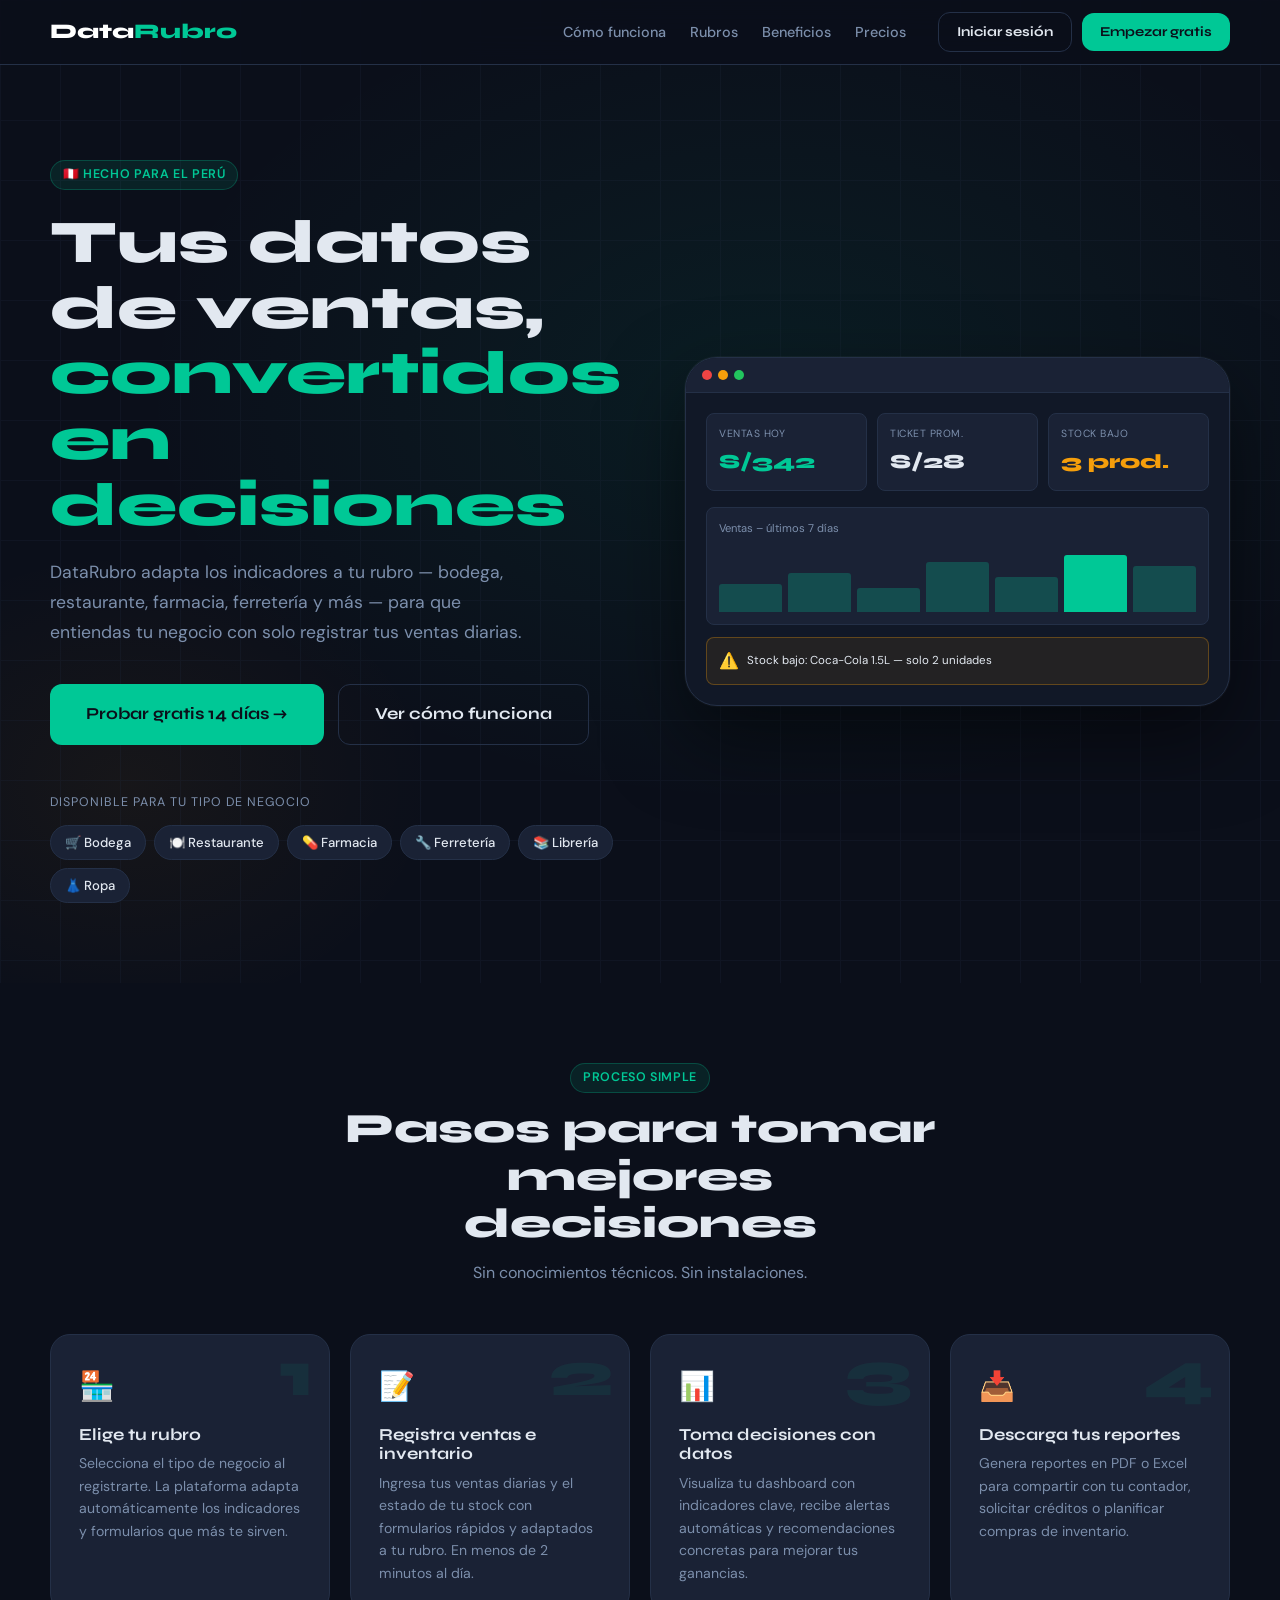
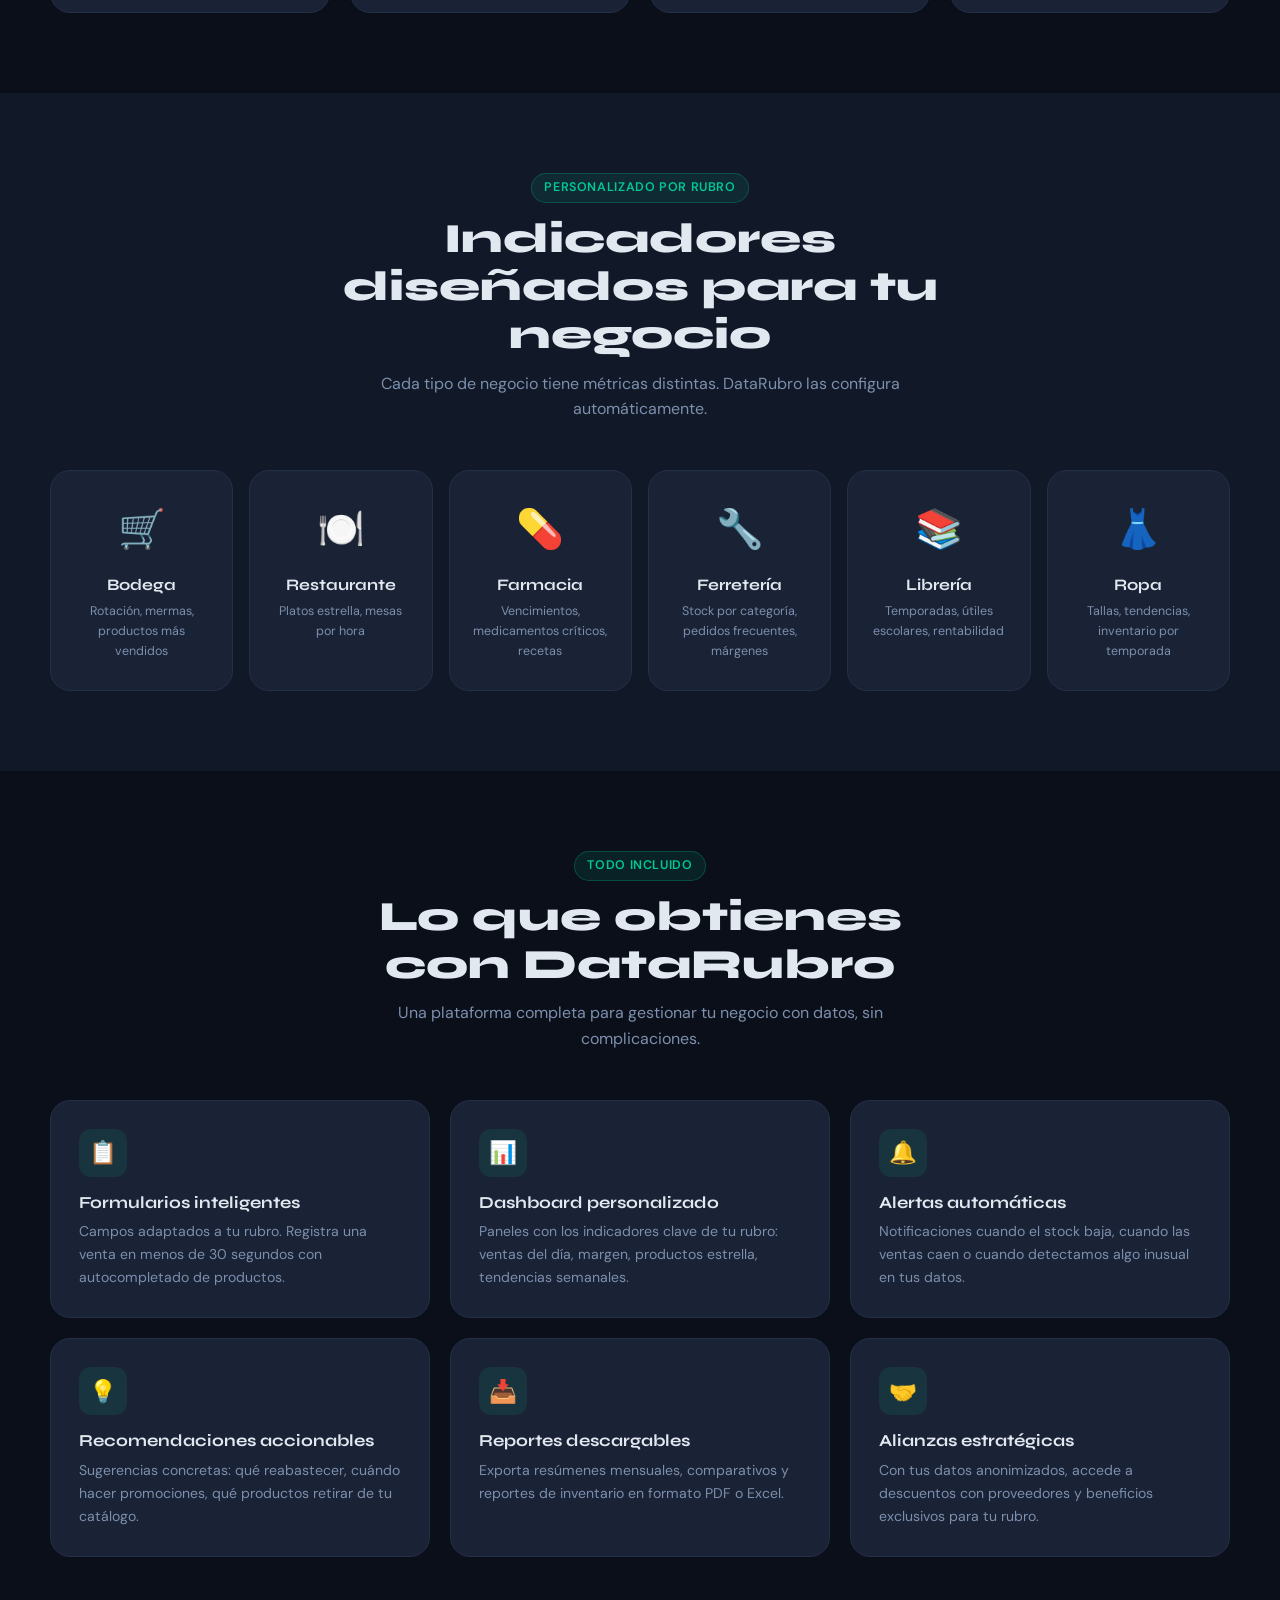
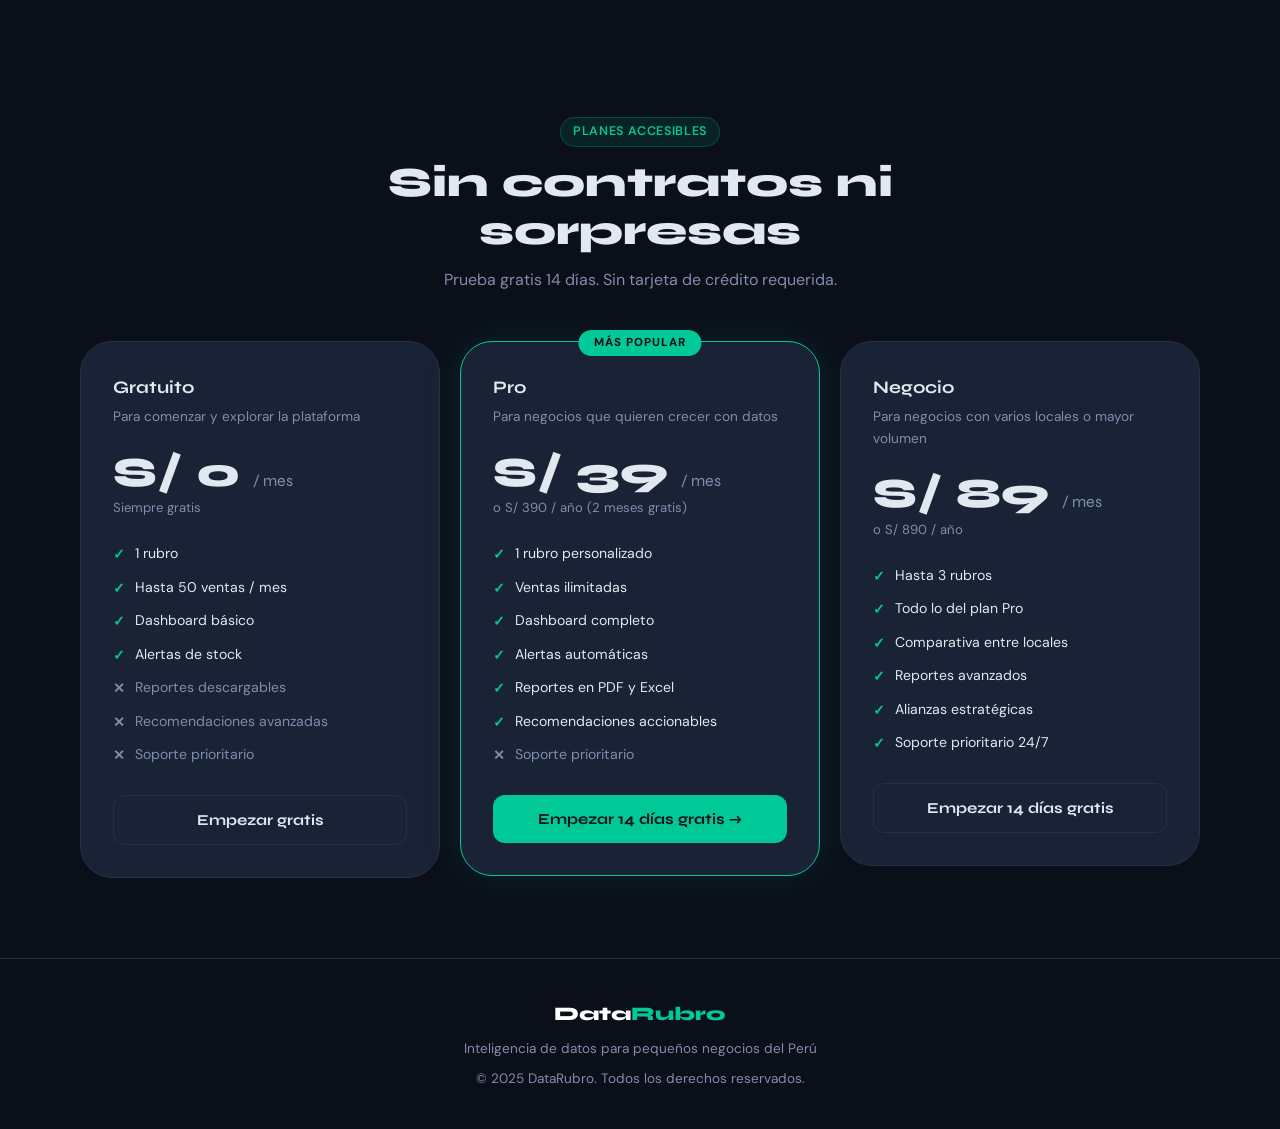
<file: index.html>
<!DOCTYPE html>
<html lang="es">
<head>
  <meta charset="UTF-8"/>
  <meta name="viewport" content="width=device-width, initial-scale=1.0"/>
  <title>DataRubro – Inteligencia de datos para tu negocio</title>
  <meta name="description" content="DataRubro convierte registros de ventas e inventario en dashboards, alertas y recomendaciones para micro y pequeños negocios del Perú."/>
  <link rel="icon" href="data:image/svg+xml,<svg xmlns='http://www.w3.org/2000/svg' viewBox='0 0 32 32'><text y='26' font-size='26'>📊</text></svg>"/>
  <link rel="stylesheet" href="css/main.css"/>
  <link rel="stylesheet" href="css/landing.css"/>
</head>
<body>

<!-- NAV -->
<nav class="navbar">
  <div class="navbar__inner">
    <a href="index.html" class="navbar__logo">Data<span>Rubro</span></a>
    <ul class="navbar__links">
      <li><a href="#como-funciona">Cómo funciona</a></li>
      <li><a href="#rubros">Rubros</a></li>
      <li><a href="#beneficios">Beneficios</a></li>
      <li><a href="#precios">Precios</a></li>
    </ul>
    <div class="navbar__cta">
      <a href="pages/login.html" class="btn btn--outline btn--sm">Iniciar sesión</a>
      <a href="pages/register.html" class="btn btn--primary btn--sm">Empezar gratis</a>
    </div>
  </div>
</nav>

<!-- HERO -->
<section class="hero">
  <div class="hero__bg"></div>
  <div class="hero__grid"></div>
  <div class="hero__inner">
    <div class="hero__content">
      <div class="hero__tag">
        <span class="badge">🇵🇪 Hecho para el Perú</span>
      </div>
      <h1 class="hero__title">
        Tus datos de ventas,<br/>
        <span>convertidos en decisiones</span>
      </h1>
      <p class="hero__desc">
        DataRubro adapta los indicadores a tu rubro — bodega, restaurante, farmacia, ferretería y más —
        para que entiendas tu negocio con solo registrar tus ventas diarias.
      </p>
      <div class="hero__cta">
        <a href="pages/register.html" class="btn btn--primary btn--lg">Probar gratis 14 días →</a>
        <a href="#como-funciona" class="btn btn--outline btn--lg">Ver cómo funciona</a>
      </div>
      <div class="hero__trust">
        <p class="hero__trust-label">Disponible para tu tipo de negocio</p>
        <div class="hero__rubros">
          <span class="rubro-chip">🛒 Bodega</span>
          <span class="rubro-chip">🍽️ Restaurante</span>
          <span class="rubro-chip">💊 Farmacia</span>
          <span class="rubro-chip">🔧 Ferretería</span>
          <span class="rubro-chip">📚 Librería</span>
          <span class="rubro-chip">👗 Ropa</span>
        </div>
      </div>
    </div>
    <div class="hero__mockup">
      <div class="mockup-window">
        <div class="mockup-bar">
          <div class="mockup-dot"></div><div class="mockup-dot"></div><div class="mockup-dot"></div>
        </div>
        <div class="mockup-body">
          <div class="mockup-kpis">
            <div class="m-kpi"><div class="m-kpi__lbl">Ventas hoy</div><div class="m-kpi__val green">S/342</div></div>
            <div class="m-kpi"><div class="m-kpi__lbl">Ticket prom.</div><div class="m-kpi__val">S/28</div></div>
            <div class="m-kpi"><div class="m-kpi__lbl">Stock bajo</div><div class="m-kpi__val amber">3 prod.</div></div>
          </div>
          <div class="mockup-chart">
            <div class="m-chart-title">Ventas – últimos 7 días</div>
            <div class="m-bars" id="hero-bars"></div>
          </div>
          <div class="mockup-alert">
            <span class="mockup-alert__icon">⚠️</span>
            <span>Stock bajo: Coca-Cola 1.5L — solo 2 unidades</span>
          </div>
        </div>
      </div>
    </div>
  </div>
</section>

<!-- HOW IT WORKS -->
<section class="section" id="como-funciona">
  <div class="container">
    <div class="section-head text-center">
      <span class="badge">Proceso simple</span>
      <h2>Pasos para tomar mejores decisiones</h2>
      <p>Sin conocimientos técnicos. Sin instalaciones.</p>
    </div>
    <div class="steps-grid">
      <div class="step-card"><div class="step-card__num">1</div><div class="step-card__icon">🏪</div><h3 class="step-card__title">Elige tu rubro</h3><p class="step-card__desc">Selecciona el tipo de negocio al registrarte. La plataforma adapta automáticamente los indicadores y formularios que más te sirven.</p></div>
      <div class="step-card"><div class="step-card__num">2</div><div class="step-card__icon">📝</div><h3 class="step-card__title">Registra ventas e inventario</h3><p class="step-card__desc">Ingresa tus ventas diarias y el estado de tu stock con formularios rápidos y adaptados a tu rubro. En menos de 2 minutos al día.</p></div>
      <div class="step-card"><div class="step-card__num">3</div><div class="step-card__icon">📊</div><h3 class="step-card__title">Toma decisiones con datos</h3><p class="step-card__desc">Visualiza tu dashboard con indicadores clave, recibe alertas automáticas y recomendaciones concretas para mejorar tus ganancias.</p></div>
      <div class="step-card"><div class="step-card__num">4</div><div class="step-card__icon">📥</div><h3 class="step-card__title">Descarga tus reportes</h3><p class="step-card__desc">Genera reportes en PDF o Excel para compartir con tu contador, solicitar créditos o planificar compras de inventario.</p></div>
    </div>
  </div>
</section>

<!-- RUBROS -->
<section class="section" id="rubros" style="background:var(--clr-surface)">
  <div class="container">
    <div class="section-head text-center">
      <span class="badge">Personalizado por rubro</span>
      <h2>Indicadores diseñados para tu negocio</h2>
      <p>Cada tipo de negocio tiene métricas distintas. DataRubro las configura automáticamente.</p>
    </div>
    <div class="rubros-grid">
      <div class="rubro-card"><div class="rubro-card__icon">🛒</div><div class="rubro-card__name">Bodega</div><div class="rubro-card__desc">Rotación, mermas, productos más vendidos</div></div>
      <div class="rubro-card"><div class="rubro-card__icon">🍽️</div><div class="rubro-card__name">Restaurante</div><div class="rubro-card__desc">Platos estrella, mesas por hora</div></div>
      <div class="rubro-card"><div class="rubro-card__icon">💊</div><div class="rubro-card__name">Farmacia</div><div class="rubro-card__desc">Vencimientos, medicamentos críticos, recetas</div></div>
      <div class="rubro-card"><div class="rubro-card__icon">🔧</div><div class="rubro-card__name">Ferretería</div><div class="rubro-card__desc">Stock por categoría, pedidos frecuentes, márgenes</div></div>
      <div class="rubro-card"><div class="rubro-card__icon">📚</div><div class="rubro-card__name">Librería</div><div class="rubro-card__desc">Temporadas, útiles escolares, rentabilidad</div></div>
      <div class="rubro-card"><div class="rubro-card__icon">👗</div><div class="rubro-card__name">Ropa</div><div class="rubro-card__desc">Tallas, tendencias, inventario por temporada</div></div>
    </div>
  </div>
</section>

<!-- FEATURES -->
<section class="section" id="beneficios">
  <div class="container">
    <div class="section-head text-center">
      <span class="badge">Todo incluido</span>
      <h2>Lo que obtienes con DataRubro</h2>
      <p>Una plataforma completa para gestionar tu negocio con datos, sin complicaciones.</p>
    </div>
    <div class="features-grid">
      <div class="feature-card"><div class="feature-card__icon">📋</div><h3 class="feature-card__title">Formularios inteligentes</h3><p class="feature-card__desc">Campos adaptados a tu rubro. Registra una venta en menos de 30 segundos con autocompletado de productos.</p></div>
      <div class="feature-card"><div class="feature-card__icon">📊</div><h3 class="feature-card__title">Dashboard personalizado</h3><p class="feature-card__desc">Paneles con los indicadores clave de tu rubro: ventas del día, margen, productos estrella, tendencias semanales.</p></div>
      <div class="feature-card"><div class="feature-card__icon">🔔</div><h3 class="feature-card__title">Alertas automáticas</h3><p class="feature-card__desc">Notificaciones cuando el stock baja, cuando las ventas caen o cuando detectamos algo inusual en tus datos.</p></div>
      <div class="feature-card"><div class="feature-card__icon">💡</div><h3 class="feature-card__title">Recomendaciones accionables</h3><p class="feature-card__desc">Sugerencias concretas: qué reabastecer, cuándo hacer promociones, qué productos retirar de tu catálogo.</p></div>
      <div class="feature-card"><div class="feature-card__icon">📥</div><h3 class="feature-card__title">Reportes descargables</h3><p class="feature-card__desc">Exporta resúmenes mensuales, comparativos y reportes de inventario en formato PDF o Excel.</p></div>
      <div class="feature-card"><div class="feature-card__icon">🤝</div><h3 class="feature-card__title">Alianzas estratégicas</h3><p class="feature-card__desc">Con tus datos anonimizados, accede a descuentos con proveedores y beneficios exclusivos para tu rubro.</p></div>
    </div>
  </div>
</section>

<!-- PRICING -->
<section class="section precios-section" id="precios">
  <div class="container">
    <div class="section-head text-center">
      <span class="badge">Planes accesibles</span>
      <h2>Sin contratos ni sorpresas</h2>
      <p>Prueba gratis 14 días. Sin tarjeta de crédito requerida.</p>
    </div>
    <div class="pricing-grid">
      <div class="plan-card">
        <div class="plan-name">Gratuito</div>
        <div class="plan-desc">Para comenzar y explorar la plataforma</div>
        <div class="plan-price">S/ 0 <span>/ mes</span></div>
        <div class="plan-period">Siempre gratis</div>
        <ul class="plan-features">
          <li>1 rubro</li><li>Hasta 50 ventas / mes</li><li>Dashboard básico</li>
          <li>Alertas de stock</li><li class="no">Reportes descargables</li>
          <li class="no">Recomendaciones avanzadas</li><li class="no">Soporte prioritario</li>
        </ul>
        <a href="pages/register.html" class="btn btn--outline" style="width:100%;justify-content:center">Empezar gratis</a>
      </div>
      <div class="plan-card plan-card--featured">
        <div class="plan-badge">Más popular</div>
        <div class="plan-name">Pro</div>
        <div class="plan-desc">Para negocios que quieren crecer con datos</div>
        <div class="plan-price">S/ 39 <span>/ mes</span></div>
        <div class="plan-period">o S/ 390 / año (2 meses gratis)</div>
        <ul class="plan-features">
          <li>1 rubro personalizado</li><li>Ventas ilimitadas</li><li>Dashboard completo</li>
          <li>Alertas automáticas</li><li>Reportes en PDF y Excel</li>
          <li>Recomendaciones accionables</li><li class="no">Soporte prioritario</li>
        </ul>
        <a href="pages/register.html" class="btn btn--primary" style="width:100%;justify-content:center">Empezar 14 días gratis →</a>
      </div>
      <div class="plan-card">
        <div class="plan-name">Negocio</div>
        <div class="plan-desc">Para negocios con varios locales o mayor volumen</div>
        <div class="plan-price">S/ 89 <span>/ mes</span></div>
        <div class="plan-period">o S/ 890 / año</div>
        <ul class="plan-features">
          <li>Hasta 3 rubros</li><li>Todo lo del plan Pro</li><li>Comparativa entre locales</li>
          <li>Reportes avanzados</li><li>Alianzas estratégicas</li>
          <li>Soporte prioritario 24/7</li>
        </ul>
        <a href="pages/register.html" class="btn btn--outline" style="width:100%;justify-content:center">Empezar 14 días gratis</a>
      </div>
    </div>
  </div>
</section>

<footer>
  <div class="container">
    <div class="footer-logo">Data<span>Rubro</span></div>
    <p>Inteligencia de datos para pequeños negocios del Perú</p>
    <p style="margin-top:8px">© 2025 DataRubro. Todos los derechos reservados.</p>
  </div>
</footer>

<script>
  const heights = [45,62,38,78,55,90,72];
  const bars = document.getElementById('hero-bars');
  if(bars) bars.innerHTML = heights.map((h,i)=>`<div class="m-bar ${i===5?'active':''}" style="height:${h}%"></div>`).join('');
  document.querySelectorAll('a[href^="#"]').forEach(a=>{
    a.addEventListener('click',e=>{
      const t=document.querySelector(a.getAttribute('href'));
      if(t){e.preventDefault();t.scrollIntoView({behavior:'smooth',block:'start'});}
    });
  });
</script>
</body>
</html>
</file>
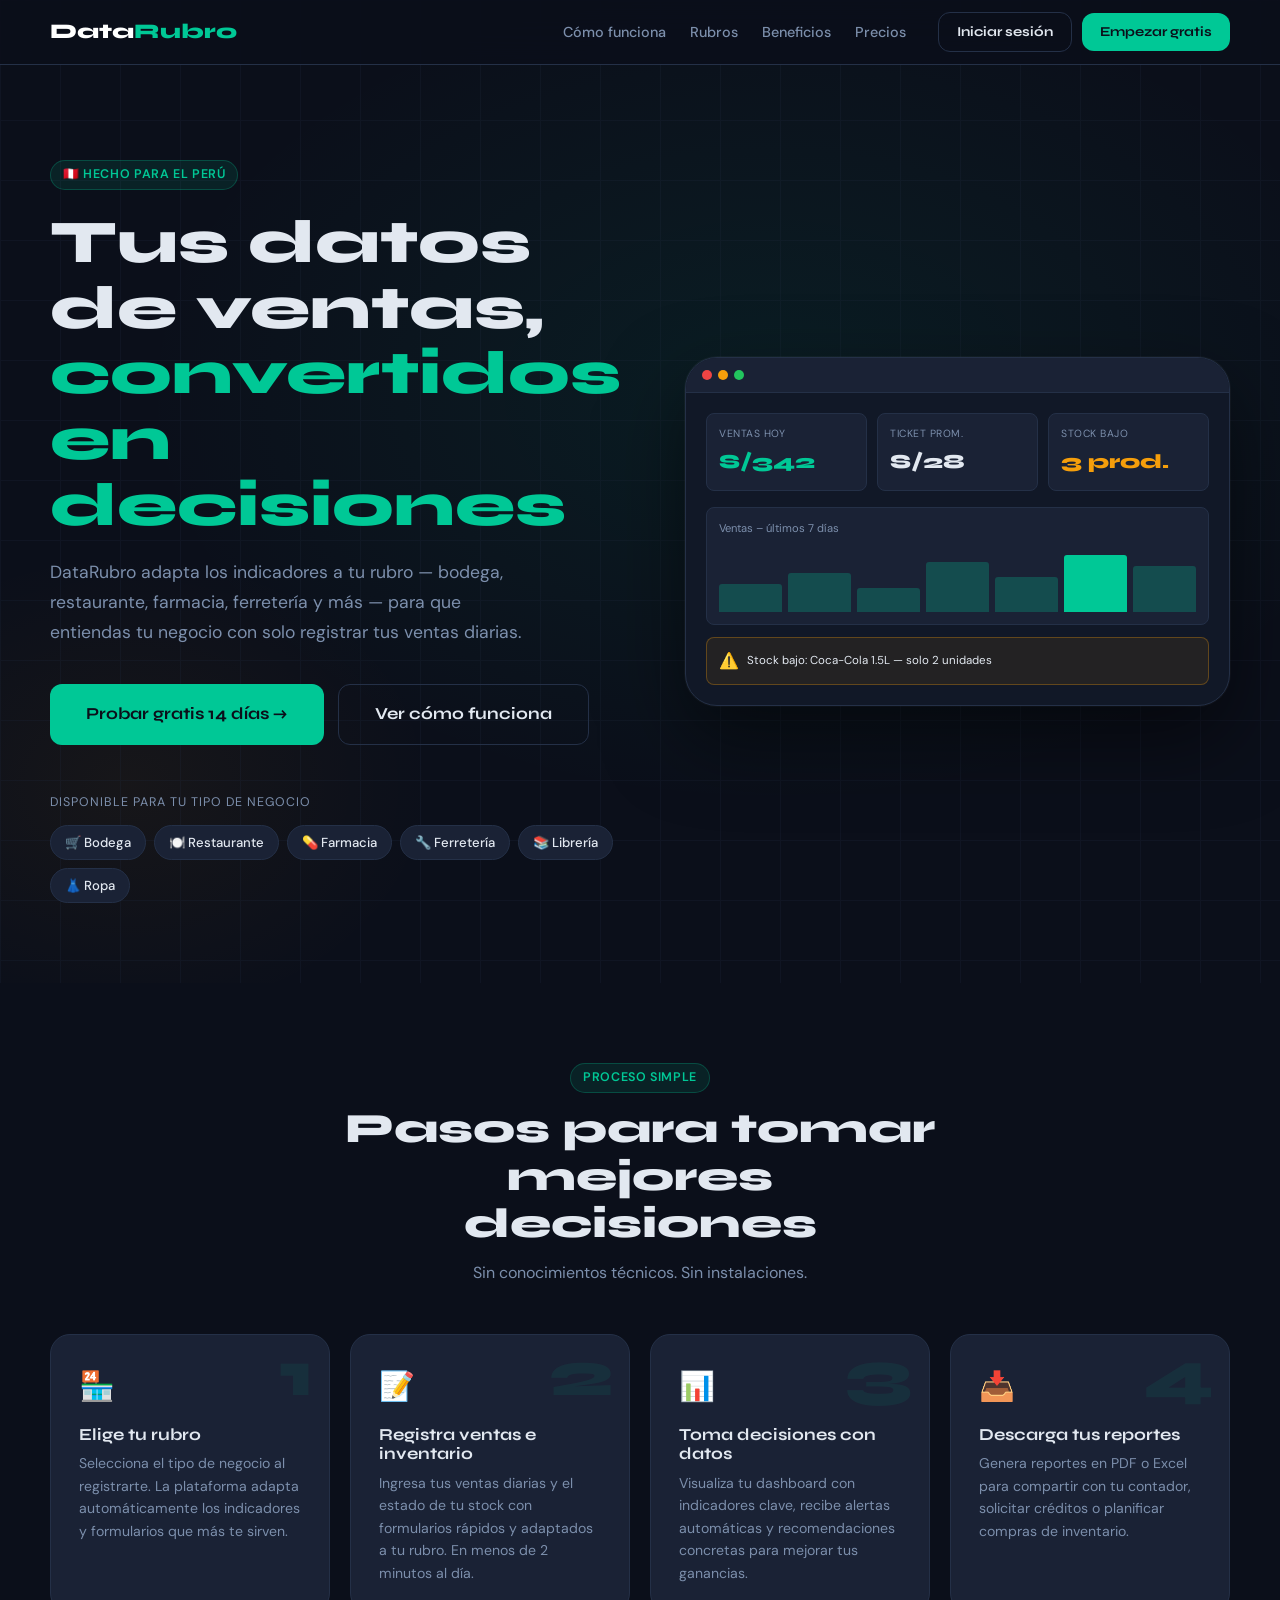
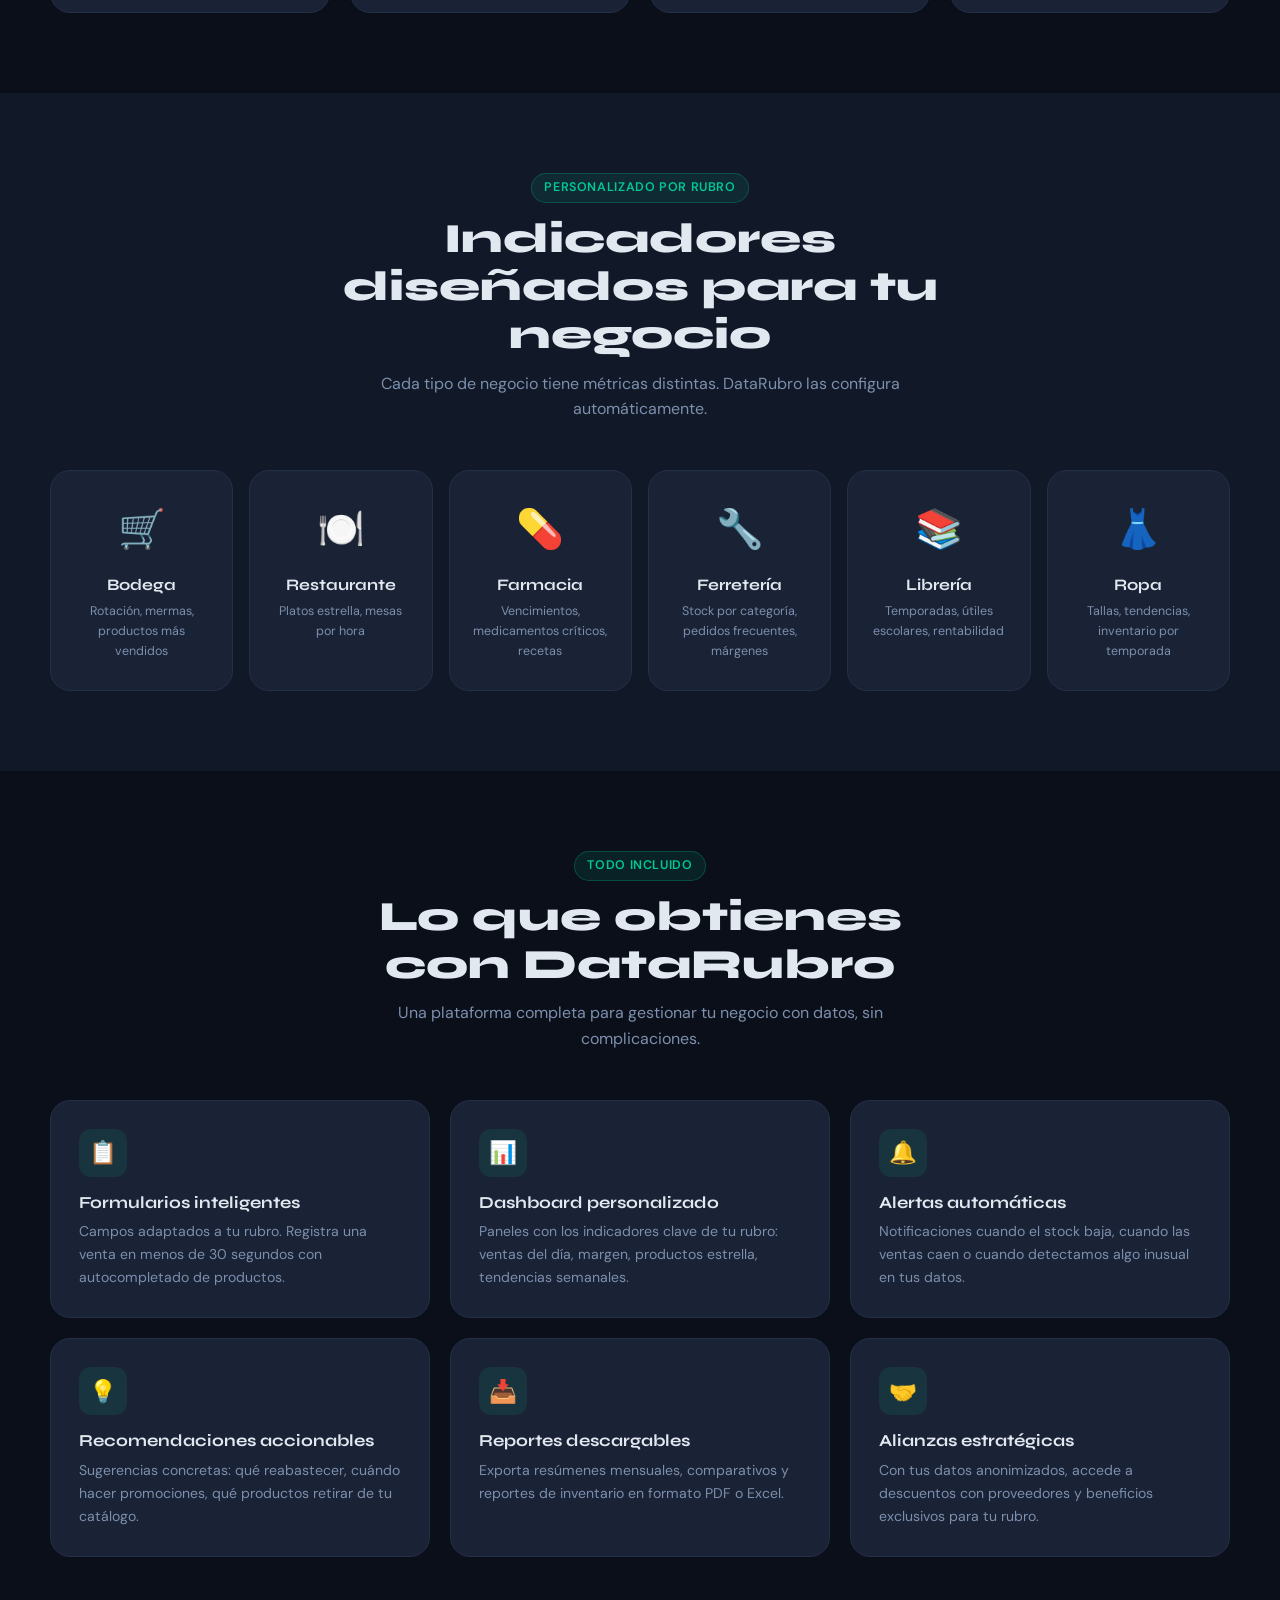
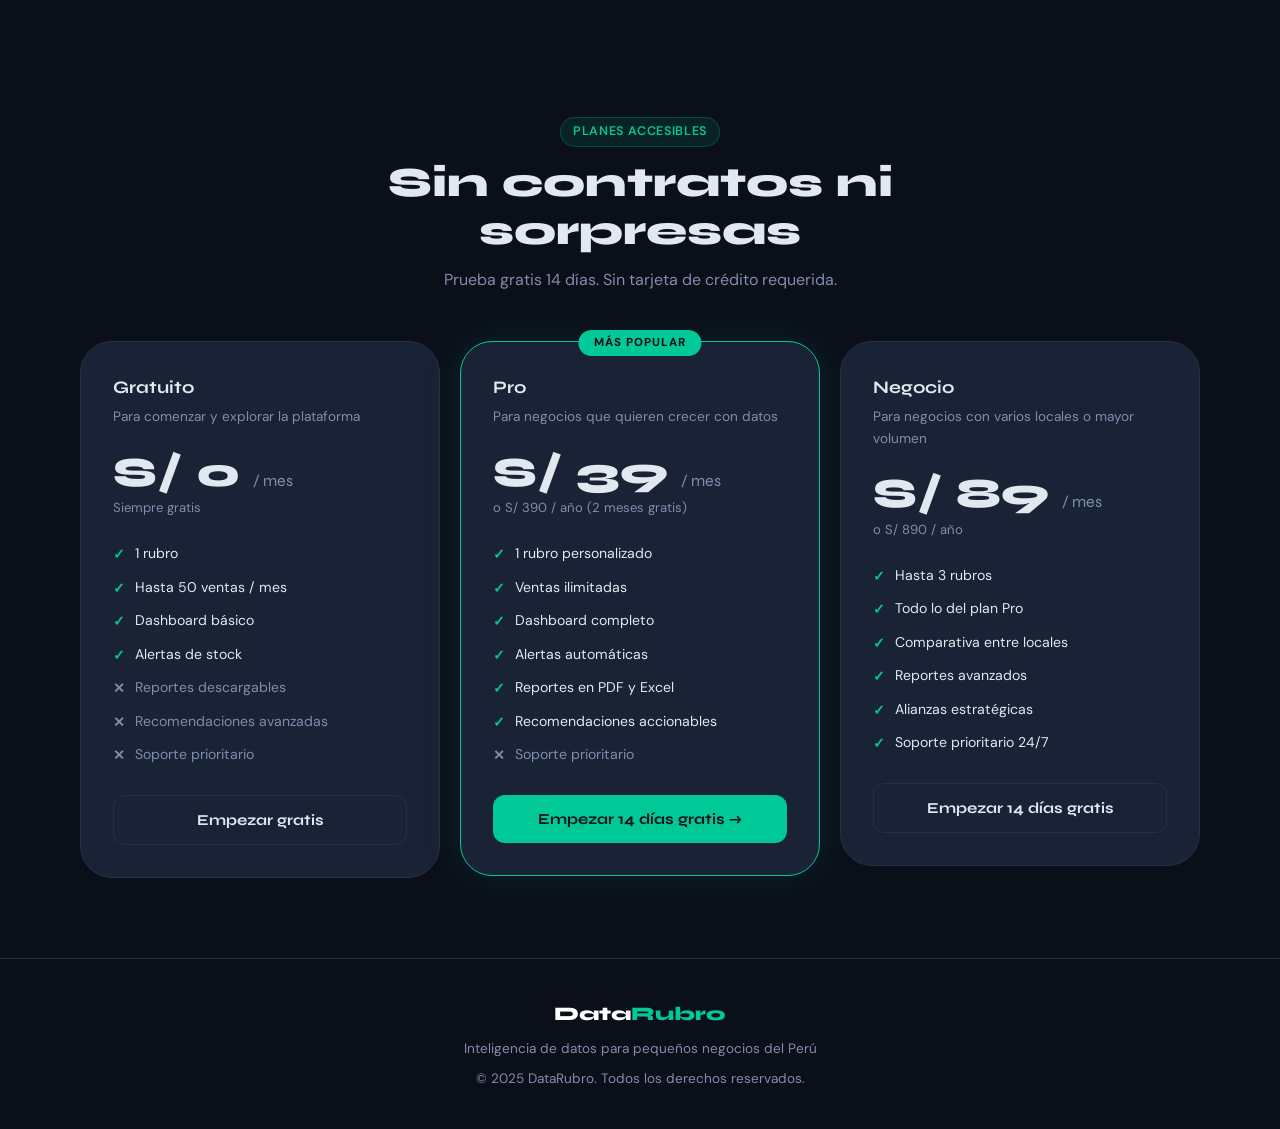
<file: pages/alertas.html>
<!DOCTYPE html>
<html lang="es">
<head>
  <meta charset="UTF-8"/>
  <meta name="viewport" content="width=device-width, initial-scale=1.0"/>
  <title>Alertas – DataRubro</title>
  <link rel="stylesheet" href="../css/main.css"/>
  <link rel="stylesheet" href="../css/app.css"/>
</head>
<body>
<div class="app-layout" id="app-layout">
  <main class="page-content">
    <div class="page-header" style="display:flex;justify-content:space-between;align-items:flex-start;flex-wrap:wrap;gap:12px">
      <div>
        <h1>Alertas y Recomendaciones</h1>
        <p>Detectamos situaciones que requieren tu atención.</p>
      </div>
      <div style="display:flex;gap:10px">
        <button class="btn btn--outline btn--sm" id="btn-mark-all">✓ Marcar todo como leído</button>
        <button class="btn btn--ghost btn--sm" id="btn-refresh">↻ Actualizar</button>
      </div>
    </div>

    <!-- Summary badges -->
    <div class="kpi-grid" id="alert-kpis" style="margin-bottom:24px"></div>

    <!-- Filters -->
    <div class="alerts-filters" id="alert-filters">
      <button class="filter-btn active" data-filter="all">Todas</button>
      <button class="filter-btn err"  data-filter="error">🔴 Críticas</button>
      <button class="filter-btn warn" data-filter="warn">⚠️ Advertencias</button>
      <button class="filter-btn"     data-filter="info">💡 Sugerencias</button>
      <button class="filter-btn"     data-filter="unread">No leídas</button>
    </div>

    <div id="alerts-list"></div>
  </main>
</div>
<div id="toast-container"></div>
<script src="../js/utils.js"></script>
<script src="../js/layout.js"></script>
<script>
  if (!DR.requireAuth()) throw 'Not auth';
  buildLayout('alertas');

  let currentFilter = 'all';

  function getIcon(tipo) {
    return tipo==='error'?'🔴':tipo==='warn'?'⚠️':'💡';
  }

  function refresh() {
    // Regenerate from current data
    const alertas = generateAlertas(DR.getVentas(), DR.getInventario());
    // Merge with existing leido state
    const prev = DR.getAlertas();
    const prevMap = {};
    prev.forEach(a=>{ prevMap[a.id]=a.leido; });
    alertas.forEach(a=>{ if(prevMap[a.id]!==undefined) a.leido=prevMap[a.id]; });
    DR.setAlertas(alertas);
    render();
  }

  function render() {
    let alertas = DR.getAlertas();
    const total   = alertas.length;
    const criticas= alertas.filter(a=>a.tipo==='error').length;
    const warns   = alertas.filter(a=>a.tipo==='warn').length;
    const unread  = alertas.filter(a=>!a.leido).length;

    document.getElementById('alert-kpis').innerHTML = `
      <div class="kpi-card"><div class="kpi-card__label">Total alertas</div><div class="kpi-card__value">${total}</div></div>
      <div class="kpi-card"><div class="kpi-card__label">Críticas</div><div class="kpi-card__value" style="color:var(--clr-danger)">${criticas}</div></div>
      <div class="kpi-card"><div class="kpi-card__label">Advertencias</div><div class="kpi-card__value" style="color:var(--clr-accent)">${warns}</div></div>
      <div class="kpi-card"><div class="kpi-card__label">Sin leer</div><div class="kpi-card__value text-primary">${unread}</div></div>
    `;

    if (currentFilter==='error')  alertas = alertas.filter(a=>a.tipo==='error');
    if (currentFilter==='warn')   alertas = alertas.filter(a=>a.tipo==='warn');
    if (currentFilter==='info')   alertas = alertas.filter(a=>a.tipo==='info');
    if (currentFilter==='unread') alertas = alertas.filter(a=>!a.leido);

    const list = document.getElementById('alerts-list');
    if (!alertas.length) {
      list.innerHTML = `<div class="empty-state"><div class="empty-state__icon">✅</div><div class="empty-state__title">Sin alertas</div><p class="empty-state__desc">Todo está en orden con tu negocio.</p></div>`;
      return;
    }

    list.innerHTML = alertas.map(a=>`
      <div class="alert-item ${a.tipo} ${a.leido?'':'fade-in'}" id="alert-${a.id}" style="${a.leido?'opacity:.65':''}">
        <div class="alert-item__icon">${getIcon(a.tipo)}</div>
        <div class="alert-item__body">
          <div class="alert-item__title">${a.titulo}</div>
          <div class="alert-item__desc">${a.desc}</div>
          ${a.recomendacion?`<div class="alert-item__rec">💡 <strong>Recomendación:</strong> ${a.recomendacion}</div>`:''}
          <div class="alert-item__meta">${new Date(a.fecha).toLocaleDateString('es-PE')} · ${a.leido?'Leído':'No leído'}</div>
        </div>
        <div class="alert-item__actions">
          ${!a.leido?`<button class="mark-btn" onclick="markRead('${a.id}')">Marcar leído</button>`:''}
          <button class="mark-btn" onclick="dismiss('${a.id}')" style="color:var(--clr-danger)">Descartar</button>
        </div>
      </div>`).join('');
  }

  window.markRead = function(id) {
    const alertas = DR.getAlertas().map(a=>a.id===id?{...a,leido:true}:a);
    DR.setAlertas(alertas);
    render();
  };
  window.dismiss = function(id) {
    DR.setAlertas(DR.getAlertas().filter(a=>a.id!==id));
    toast('Alerta descartada','','warning');
    render();
  };

  document.getElementById('btn-mark-all').addEventListener('click',()=>{
    DR.setAlertas(DR.getAlertas().map(a=>({...a,leido:true})));
    toast('Todas marcadas como leídas');
    render();
  });
  document.getElementById('btn-refresh').addEventListener('click',()=>{ refresh(); toast('Alertas actualizadas'); });

  document.getElementById('alert-filters').addEventListener('click',function(e){
    const btn = e.target.closest('.filter-btn');
    if(!btn) return;
    document.querySelectorAll('.filter-btn').forEach(b=>b.classList.remove('active'));
    btn.classList.add('active');
    currentFilter = btn.dataset.filter;
    render();
  });

  refresh();
</script>
</body>
</html>
</file>
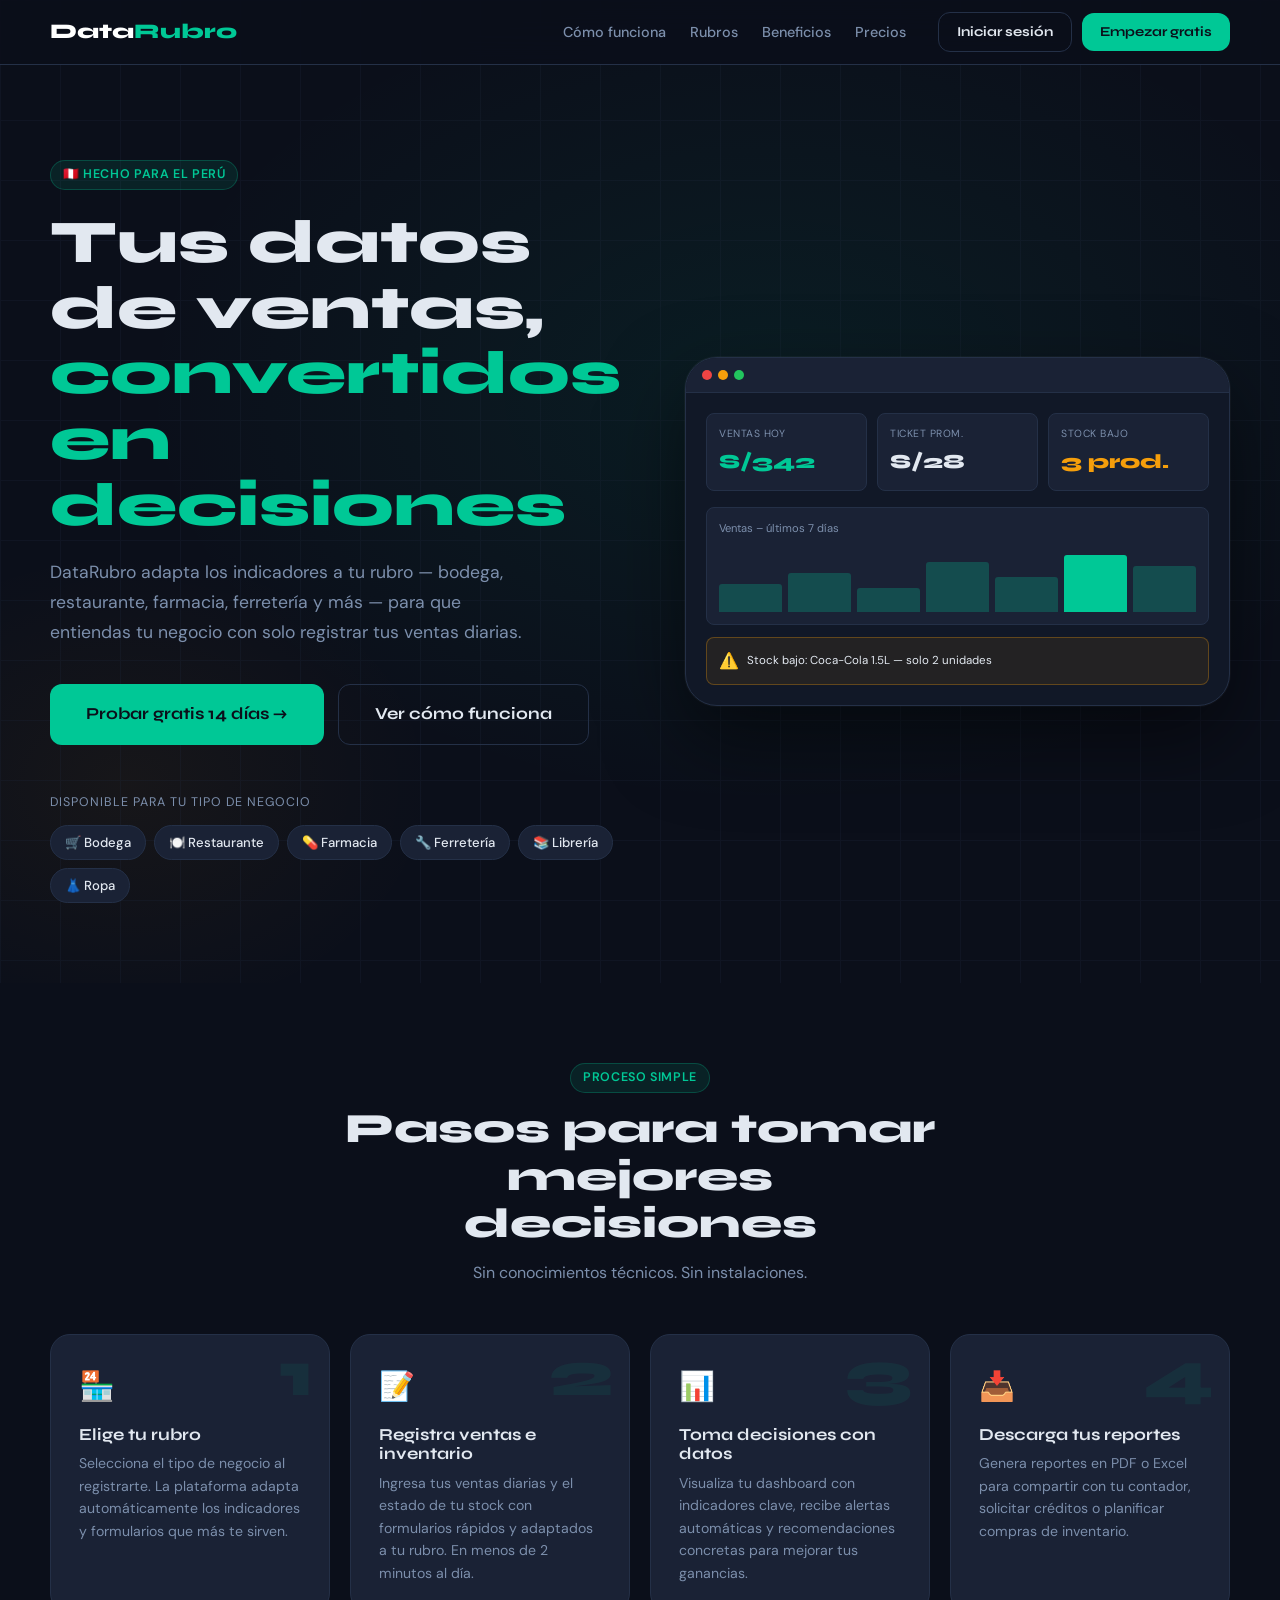
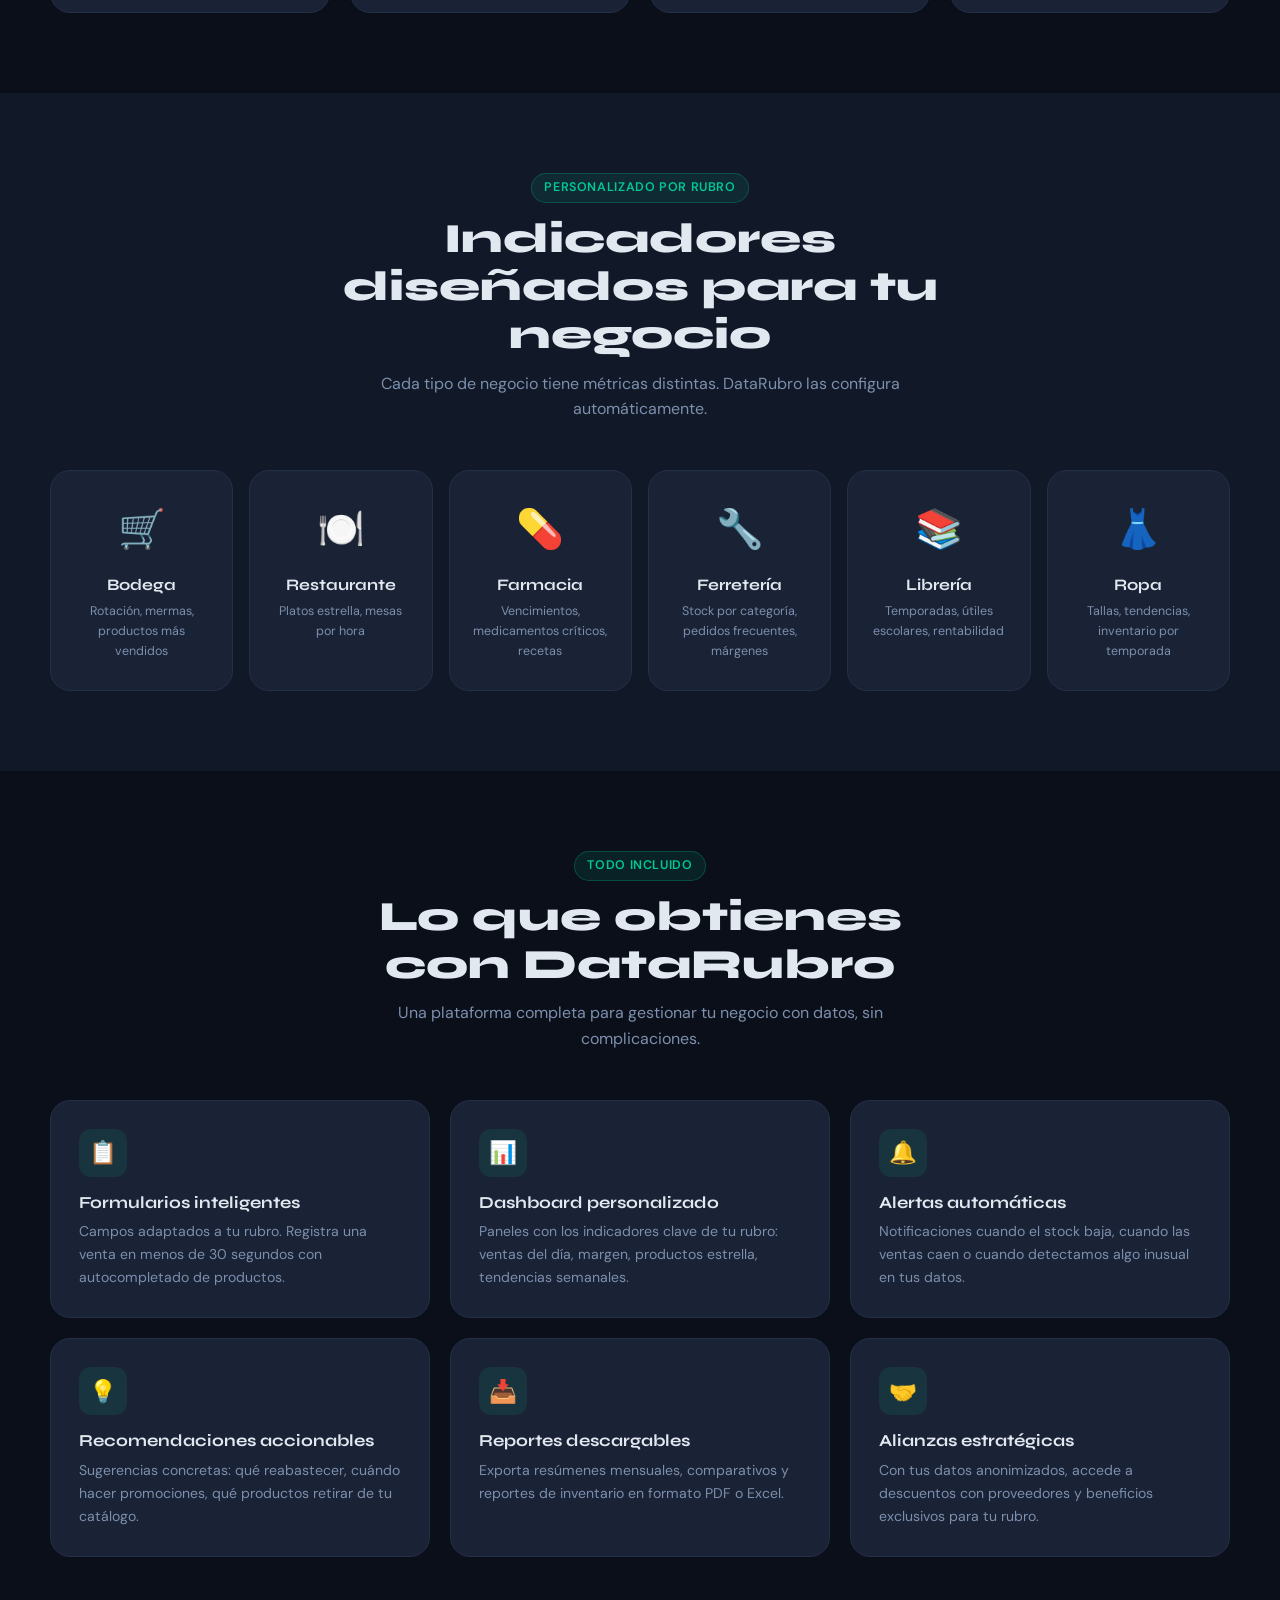
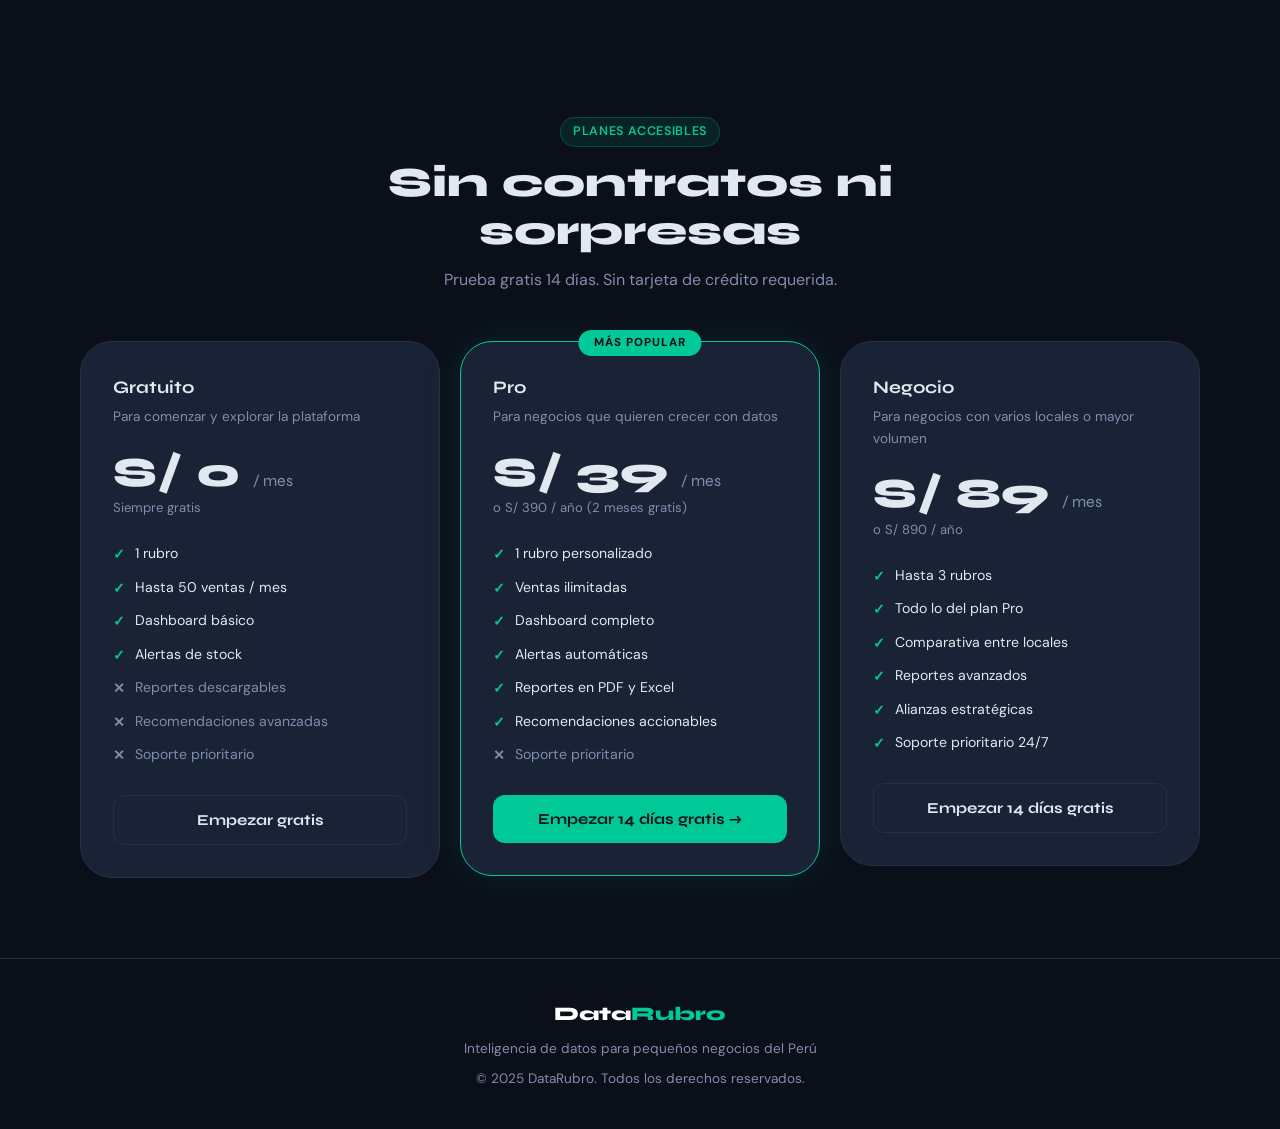
<file: pages/dashboard.html>
<!DOCTYPE html>
<html lang="es">
<head>
  <meta charset="UTF-8"/>
  <meta name="viewport" content="width=device-width, initial-scale=1.0"/>
  <title>Dashboard – DataRubro</title>
  <link rel="stylesheet" href="../css/main.css"/>
  <link rel="stylesheet" href="../css/app.css"/>
</head>
<body>
<div class="app-layout" id="app-layout">
  <main class="page-content" id="main-content">
    <!-- content injected by JS -->
  </main>
</div>
<div id="toast-container"></div>
<script src="../js/utils.js"></script>
<script src="../js/layout.js"></script>
<script>
  if (!DR.requireAuth()) throw 'Not auth';
  buildLayout('dashboard');

  const user      = DR.getUser();
  const ventas    = DR.getVentas();
  const inventario= DR.getInventario();
  const alertas   = DR.getAlertas();
  const kpis      = computeKPIs(ventas, inventario);

  // Last 7 days labels + totals
  const days7 = [];
  const totals7 = [];
  const labels7 = ['Lun','Mar','Mié','Jue','Vie','Sáb','Dom'];
  for (let i=6; i>=0; i--) {
    const d = new Date(); d.setDate(d.getDate()-i);
    const ds = d.toISOString().split('T')[0];
    days7.push(ds);
    totals7.push(ventas.filter(v=>v.fecha===ds).reduce((s,v)=>s+v.total,0));
  }

  // Top products this month
  const mes = new Date().toISOString().slice(0,7);
  const ventasMes = ventas.filter(v=>v.fecha.startsWith(mes));
  const prodMap = {};
  ventasMes.forEach(v=>{ prodMap[v.producto]=(prodMap[v.producto]||0)+v.total; });
  const topProds = Object.entries(prodMap).sort((a,b)=>b[1]-a[1]).slice(0,5);

  // Recent ventas
  const recent = [...ventas].sort((a,b)=>b.fecha.localeCompare(a.fecha)).slice(0,8);

  // Inventario critico
  const critico = inventario.filter(p=>p.stock<=p.stockMin).slice(0,5);

  // Previous month comparison
  const mesAnterior = new Date(); mesAnterior.setMonth(mesAnterior.getMonth()-1);
  const mesPrev = mesAnterior.toISOString().slice(0,7);
  const prevTotal = ventas.filter(v=>v.fecha.startsWith(mesPrev)).reduce((s,v)=>s+v.total,0);
  const pct = prevTotal ? (((kpis.ingresosMes - prevTotal)/prevTotal)*100).toFixed(1) : 0;

  const main = document.getElementById('main-content');
  main.innerHTML = `
    <div class="page-header fade-in">
      <h1>Bienvenido, ${user.nombre.split(' ')[0]} 👋</h1>
      <p>Dashboard de <strong>${user.rubro}</strong> · ${new Date().toLocaleDateString('es-PE',{weekday:'long',day:'2-digit',month:'long'})}</p>
    </div>

    <!-- KPIs -->
    <div class="kpi-grid">
      <div class="kpi-card fade-in">
        <div class="kpi-card__label">Ventas hoy</div>
        <div class="kpi-card__value text-primary">${fmt(kpis.ingresosHoy)}</div>
        <div class="kpi-card__change up">↑ ${kpis.numVentasHoy} transacciones</div>
      </div>
      <div class="kpi-card fade-in">
        <div class="kpi-card__label">Ingresos del mes</div>
        <div class="kpi-card__value">${fmt(kpis.ingresosMes)}</div>
        <div class="kpi-card__change ${pct>=0?'up':'down'}">${pct>=0?'↑':'↓'} ${Math.abs(pct)}% vs mes anterior</div>
      </div>
      <div class="kpi-card fade-in">
        <div class="kpi-card__label">Ticket promedio</div>
        <div class="kpi-card__value">${fmt(kpis.ticketProm)}</div>
        <div class="kpi-card__change up">↑ ${kpis.numVentasMes} ventas este mes</div>
      </div>
      <div class="kpi-card fade-in">
        <div class="kpi-card__label">Productos en alerta</div>
        <div class="kpi-card__value" style="color:${kpis.stockBajo>0?'var(--clr-accent)':'var(--clr-primary)'}">${kpis.stockBajo}</div>
        <div class="kpi-card__change ${kpis.stockBajo>0?'down':'up'}">${kpis.stockBajo>0?'⚠️ Requieren reabastecimiento':'✓ Stock OK'}</div>
      </div>
    </div>

    <!-- CHARTS ROW -->
    <div class="chart-row fade-in">
      <div class="chart-box">
        <div class="chart-box__title">Ventas últimos 7 días</div>
        <div id="chart-ventas-semana" class="chart-canvas"></div>
      </div>
      <div class="chart-box">
        <div class="chart-box__title">Top 5 productos del mes</div>
        <div id="chart-top-prod" style="margin-top:8px"></div>
      </div>
    </div>

    <!-- ALERTAS + INVENTARIO CRITICO -->
    <div class="chart-row-2 fade-in">
      <div>
        <div class="chart-box">
          <div class="chart-box__title">🔔 Alertas recientes</div>
          ${alertas.slice(0,3).map(a=>`
            <div class="alert alert--${a.tipo==='error'?'danger':a.tipo==='warn'?'warning':'success'}" style="margin-bottom:10px">
              <span class="alert__icon">${a.tipo==='error'?'🔴':a.tipo==='warn'?'⚠️':'💡'}</span>
              <div>
                <div class="alert__title">${a.titulo}</div>
                <div class="alert__desc">${a.desc}</div>
              </div>
            </div>`).join('') || '<p class="text-muted" style="font-size:.88rem">Sin alertas activas ✓</p>'}
          <a href="alertas.html" class="btn btn--ghost btn--sm" style="margin-top:8px">Ver todas las alertas →</a>
        </div>
      </div>
      <div>
        <div class="chart-box">
          <div class="chart-box__title">📦 Stock crítico</div>
          ${critico.length ? critico.map(p=>`
            <div style="margin-bottom:12px">
              <div style="display:flex;justify-content:space-between;align-items:center;margin-bottom:4px">
                <span style="font-size:.88rem;font-weight:600">${p.nombre}</span>
                <span class="tag tag--${p.stock===0?'danger':'warn'}">${p.stock} u.</span>
              </div>
              <div class="progress">
                <div class="progress__bar progress__bar--${p.stock===0?'danger':'warn'}" style="width:${Math.min((p.stock/p.stockMin)*50,100)}%"></div>
              </div>
            </div>`).join('')
          : '<p class="text-muted" style="font-size:.88rem">Todo el inventario está en buen nivel ✓</p>'}
          <a href="inventario.html" class="btn btn--ghost btn--sm" style="margin-top:8px">Ver inventario →</a>
        </div>
      </div>
    </div>

    <!-- RECENT SALES -->
    <div class="chart-box fade-in" style="margin-top:0">
      <div class="chart-box__title" style="display:flex;justify-content:space-between;align-items:center">
        Ventas recientes
        <a href="ventas.html" class="btn btn--primary btn--sm">+ Registrar venta</a>
      </div>
      <div class="table-wrap" style="margin-top:16px">
        <table>
          <thead>
            <tr>
              <th>Fecha</th><th>Producto</th><th>Cantidad</th><th>Precio unit.</th><th>Total</th>
            </tr>
          </thead>
          <tbody>
            ${recent.map(v=>`
              <tr>
                <td>${fmtDate(v.fecha)}</td>
                <td><strong>${v.producto}</strong></td>
                <td>${v.cantidad}</td>
                <td>${fmt(v.precio)}</td>
                <td class="text-primary" style="font-weight:700">${fmt(v.total)}</td>
              </tr>`).join('')}
          </tbody>
        </table>
      </div>
    </div>
  `;

  // Draw charts
  const dayCodes = ['Lu','Ma','Mi','Ju','Vi','Sá','Do'];
  const todayIdx = new Date().getDay();
  const labelsRotated = dayCodes.slice(todayIdx+1).concat(dayCodes.slice(0,todayIdx+1));
  drawBarChart('chart-ventas-semana', labelsRotated, totals7);

  // Top products bar
  const topEl = document.getElementById('chart-top-prod');
  if (topEl && topProds.length) {
    const maxVal = topProds[0][1];
    topEl.innerHTML = topProds.map(([name, val])=>`
      <div style="margin-bottom:12px">
        <div style="display:flex;justify-content:space-between;font-size:.82rem;margin-bottom:4px">
          <span style="white-space:nowrap;overflow:hidden;text-overflow:ellipsis;max-width:65%">${name}</span>
          <span style="font-weight:700;color:var(--clr-primary)">${fmt(val)}</span>
        </div>
        <div class="progress"><div class="progress__bar" style="width:${(val/maxVal*100).toFixed(0)}%"></div></div>
      </div>`).join('');
  }
</script>
</body>
</html>
</file>
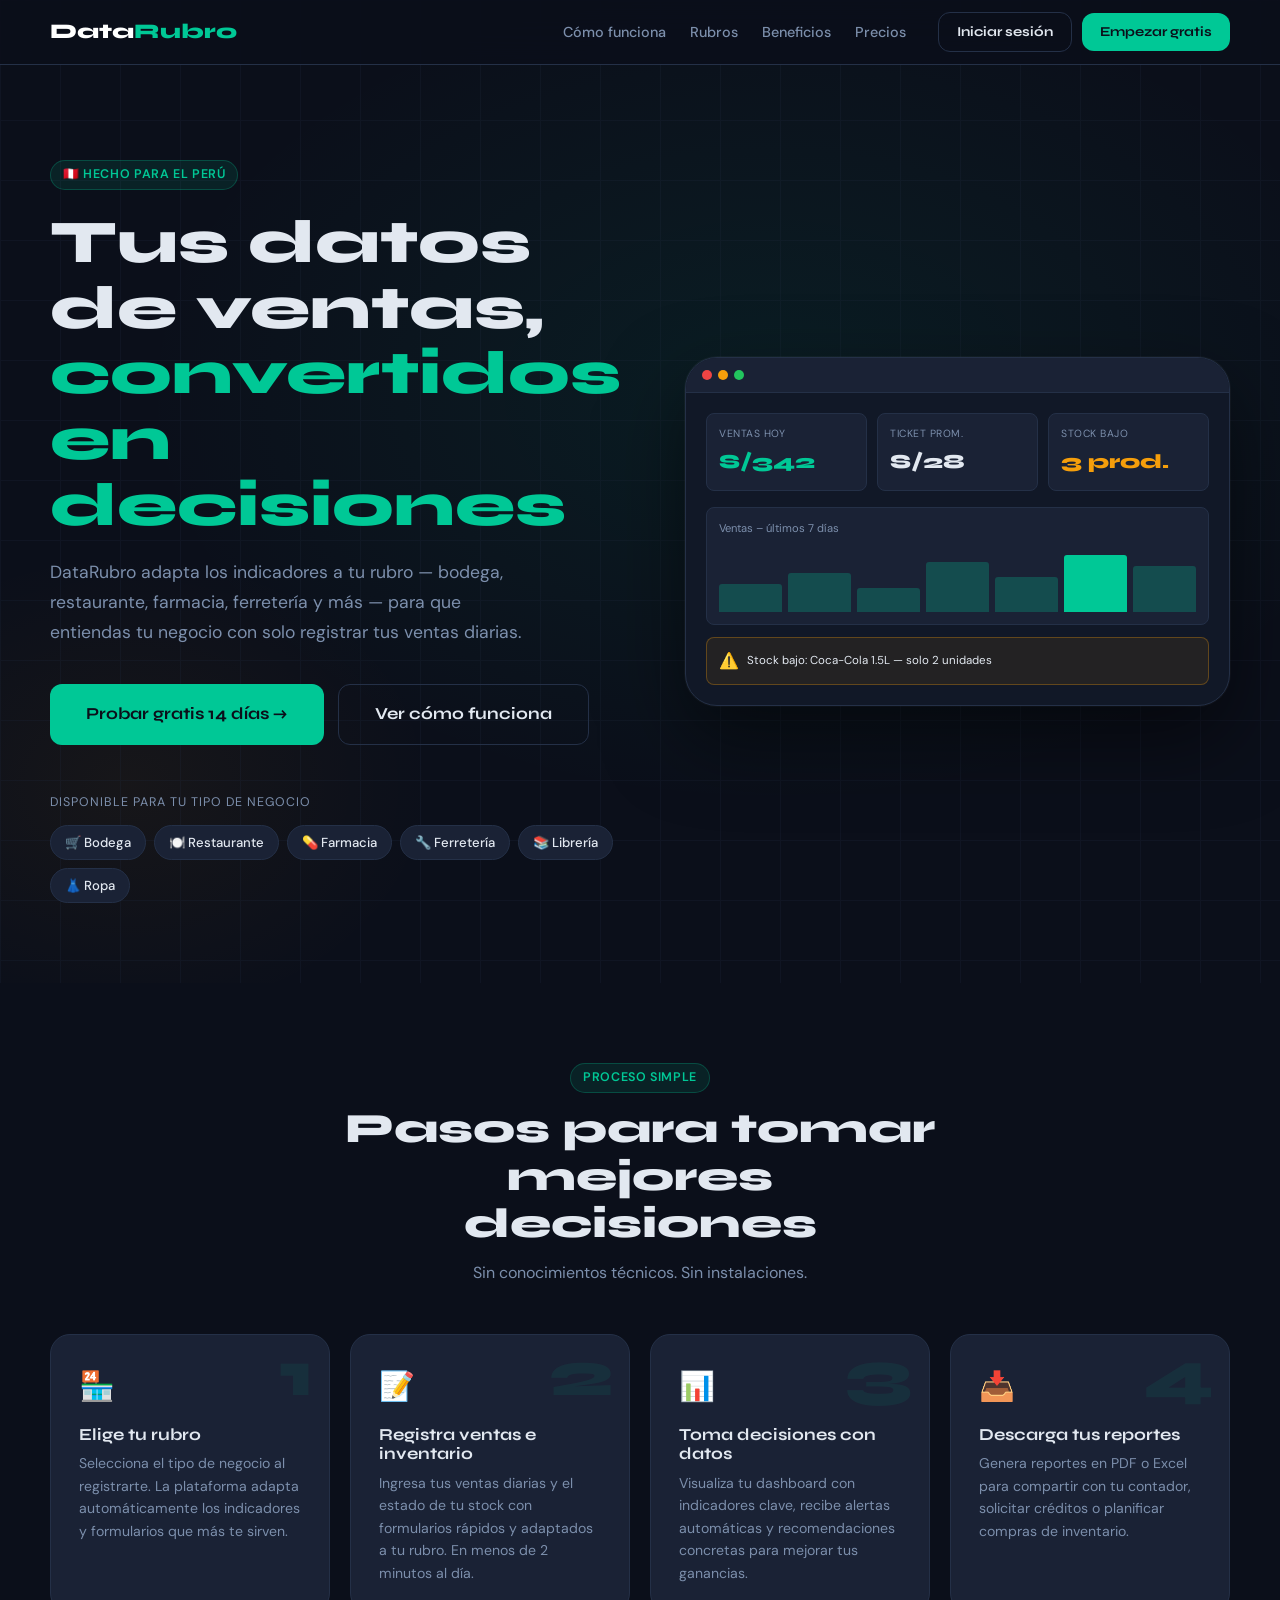
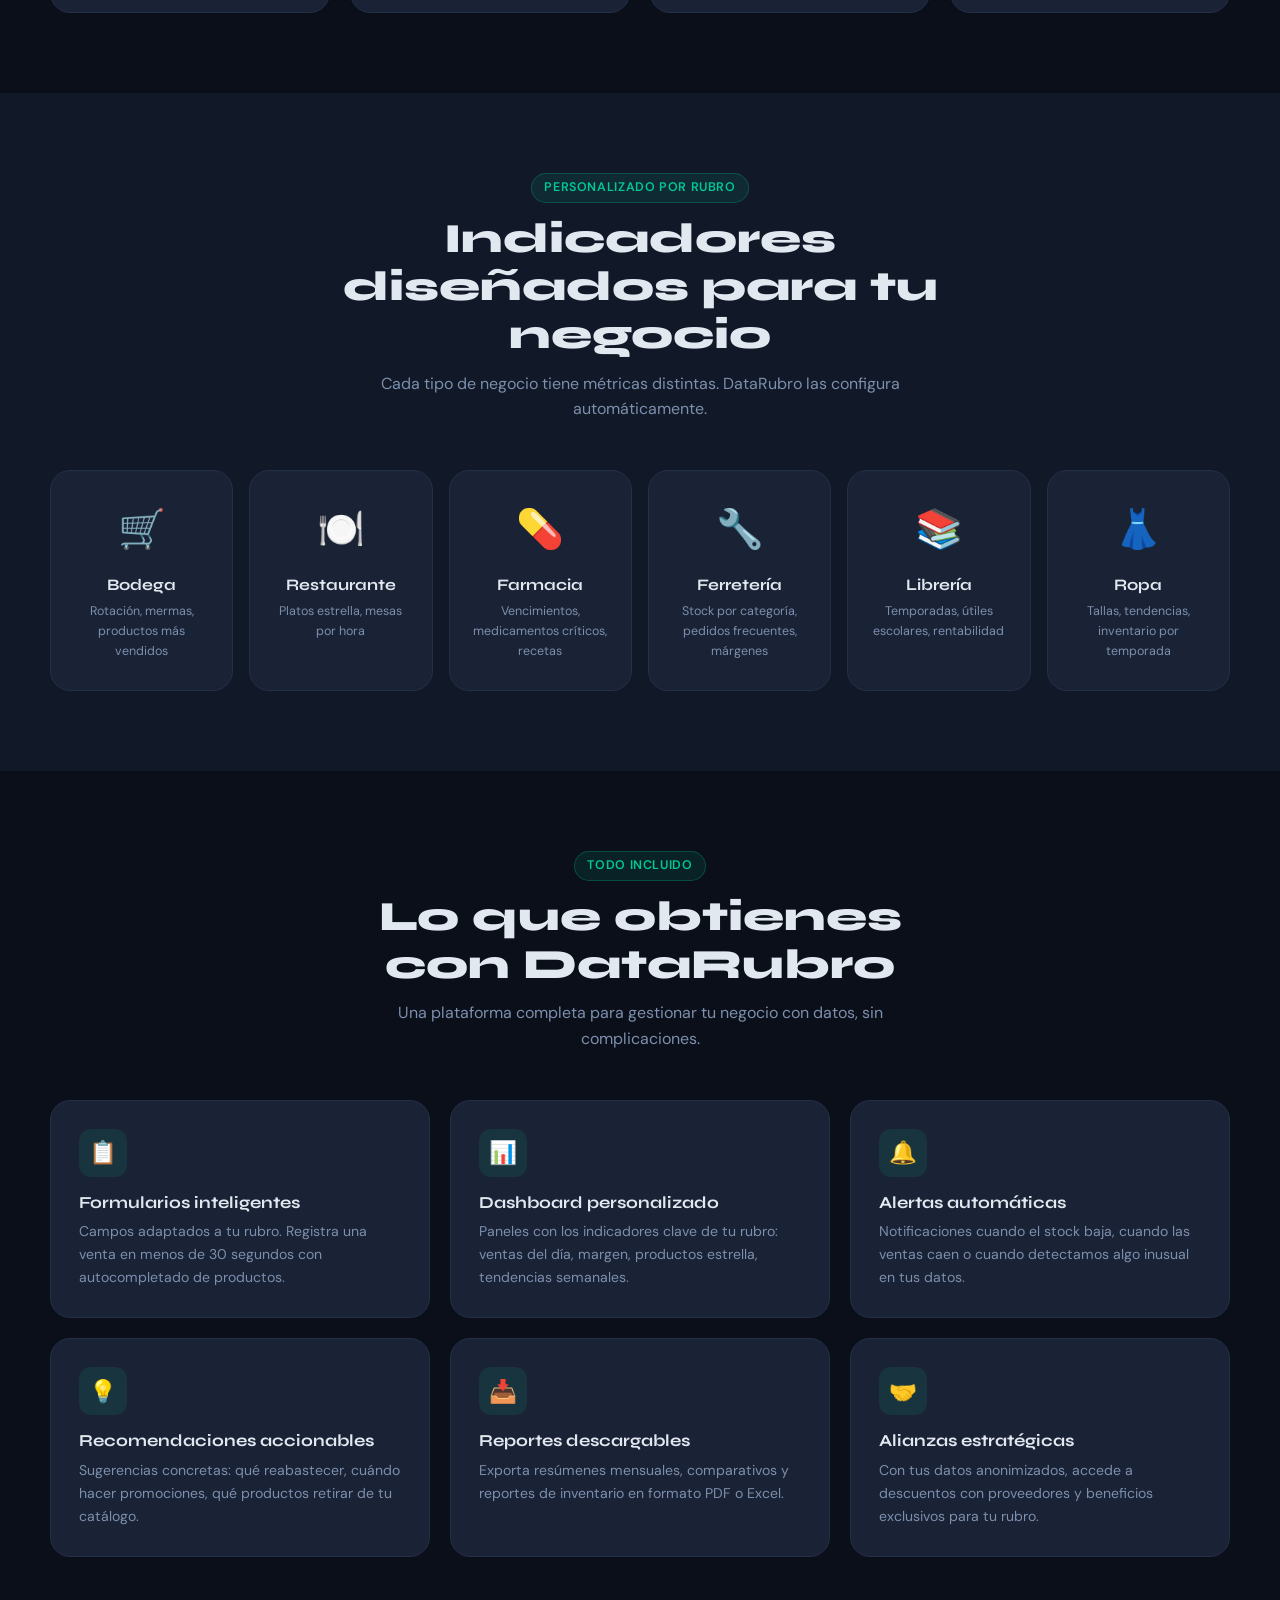
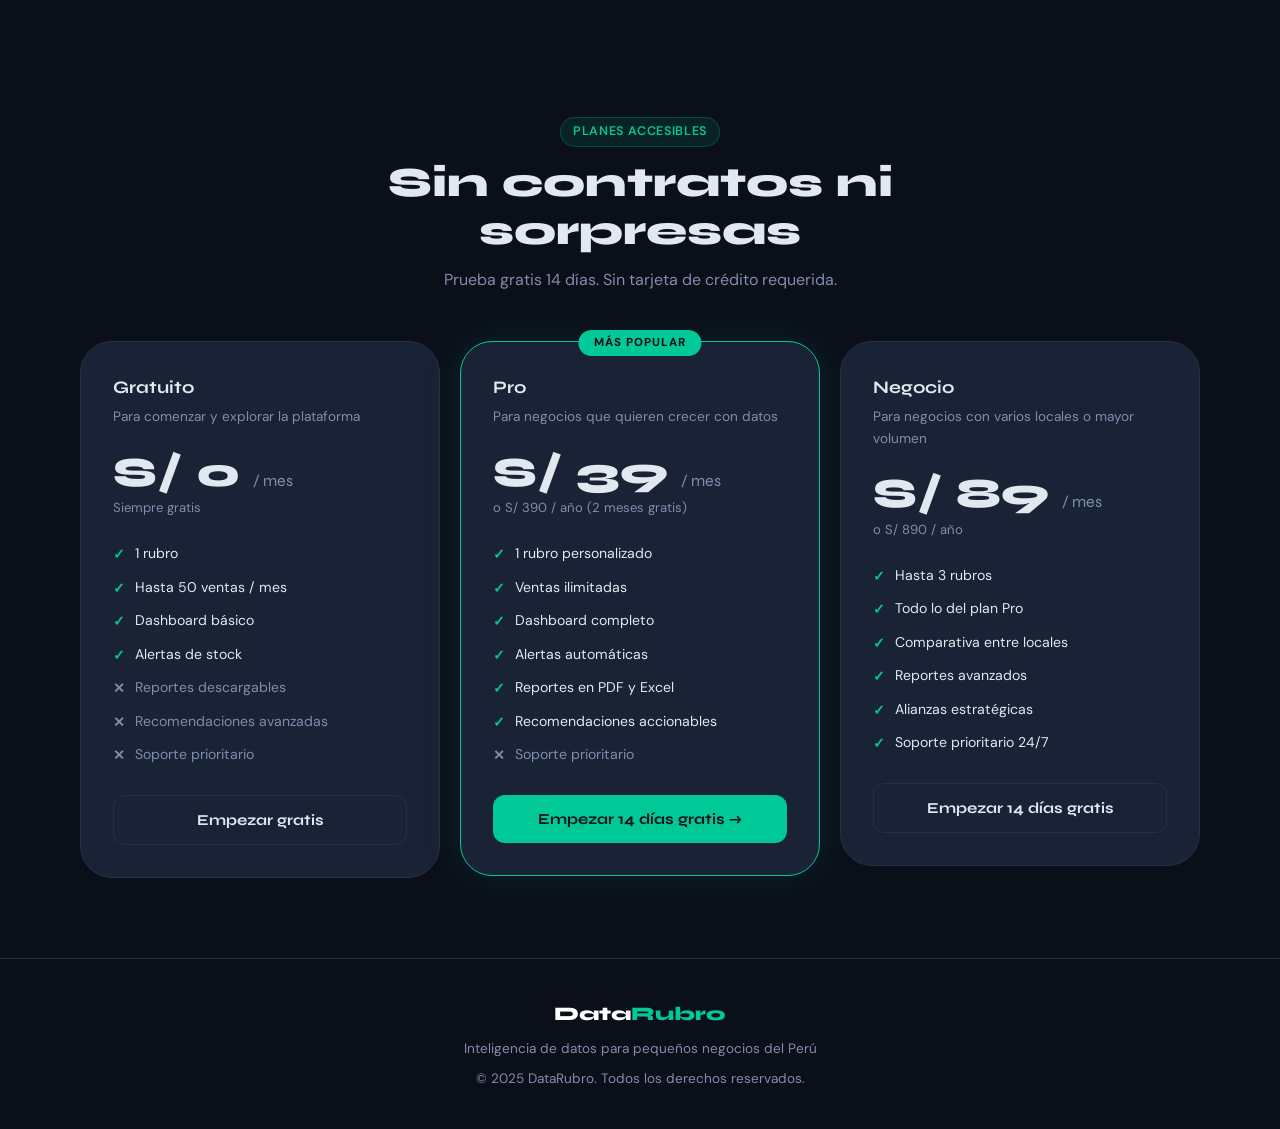
<file: pages/inventario.html>
<!DOCTYPE html>
<html lang="es">
<head>
  <meta charset="UTF-8"/>
  <meta name="viewport" content="width=device-width, initial-scale=1.0"/>
  <title>Inventario – DataRubro</title>
  <link rel="stylesheet" href="../css/main.css"/>
  <link rel="stylesheet" href="../css/app.css"/>
</head>
<body>
<div class="app-layout" id="app-layout">
  <main class="page-content">
    <div class="page-header">
      <h1>Inventario</h1>
      <p>Gestiona tu stock, precios y recibe alertas de reabastecimiento.</p>
    </div>

    <!-- KPIs rápidos -->
    <div class="kpi-grid" id="inv-kpis" style="margin-bottom:24px"></div>

    <div class="inventory-header">
      <div class="search-box">
        <span class="search-box__icon">🔍</span>
        <input type="text" id="search-inv" placeholder="Buscar producto..."/>
      </div>
      <div style="display:flex;gap:10px;flex-wrap:wrap">
        <select class="form-control" id="filter-stock" style="width:auto">
          <option value="all">Todos</option>
          <option value="low">Stock bajo</option>
          <option value="out">Sin stock</option>
          <option value="ok">Stock OK</option>
        </select>
        <button class="btn btn--primary btn--sm" id="btn-add-prod">+ Agregar producto</button>
      </div>
    </div>

    <div class="table-wrap fade-in">
      <table>
        <thead>
          <tr>
            <th>Producto</th>
            <th>Stock actual</th>
            <th>Stock mín.</th>
            <th>Estado</th>
            <th>Precio venta</th>
            <th>Costo</th>
            <th>Margen</th>
            <th>Acciones</th>
          </tr>
        </thead>
        <tbody id="inv-tbody"></tbody>
      </table>
    </div>
  </main>
</div>

<!-- MODAL agregar/editar -->
<div class="modal-overlay hidden" id="modal-prod">
  <div class="modal">
    <div class="modal__header">
      <h2 class="modal__title" id="modal-title">Nuevo producto</h2>
      <button class="modal__close" id="modal-close">✕</button>
    </div>
    <form id="prod-form" novalidate>
      <div class="form-group" style="margin-bottom:14px">
        <label class="form-label">Nombre del producto *</label>
        <input class="form-control" type="text" id="p-nombre" required/>
      </div>
      <div class="form-row" style="margin-bottom:14px">
        <div class="form-group">
          <label class="form-label">Stock actual *</label>
          <input class="form-control" type="number" id="p-stock" min="0" required/>
        </div>
        <div class="form-group">
          <label class="form-label">Stock mínimo *</label>
          <input class="form-control" type="number" id="p-stockmin" min="0" required/>
        </div>
      </div>
      <div class="form-row" style="margin-bottom:14px">
        <div class="form-group">
          <label class="form-label">Precio de venta (S/) *</label>
          <input class="form-control" type="number" id="p-precio" min="0" step="0.10" required/>
        </div>
        <div class="form-group">
          <label class="form-label">Costo (S/)</label>
          <input class="form-control" type="number" id="p-costo" min="0" step="0.10"/>
        </div>
      </div>
      <div class="form-group" style="margin-bottom:14px">
        <label class="form-label">Categoría</label>
        <input class="form-control" type="text" id="p-categoria" placeholder="General"/>
      </div>
      <div class="modal__footer">
        <button type="button" class="btn btn--outline" id="modal-cancel">Cancelar</button>
        <button type="submit" class="btn btn--primary">Guardar producto</button>
      </div>
    </form>
  </div>
</div>

<div id="toast-container"></div>
<script src="../js/utils.js"></script>
<script src="../js/layout.js"></script>
<script>
  if (!DR.requireAuth()) throw 'Not auth';
  buildLayout('inventario');

  let editId = null;

  function getStatus(p) {
    if (p.stock === 0)           return { label:'Sin stock', cls:'danger' };
    if (p.stock <= p.stockMin)   return { label:'Stock bajo', cls:'warn' };
    return                               { label:'OK', cls:'ok' };
  }

  function renderTable(filter='all', query='') {
    let inv = DR.getInventario();
    if (query) inv = inv.filter(p=>p.nombre.toLowerCase().includes(query.toLowerCase()));
    if (filter==='low') inv = inv.filter(p=>p.stock>0&&p.stock<=p.stockMin);
    if (filter==='out') inv = inv.filter(p=>p.stock===0);
    if (filter==='ok')  inv = inv.filter(p=>p.stock>p.stockMin);

    const tbody = document.getElementById('inv-tbody');
    if (!inv.length) {
      tbody.innerHTML = `<tr><td colspan="8" style="text-align:center;padding:40px;color:var(--clr-muted)">Sin productos que coincidan.</td></tr>`;
      return;
    }
    tbody.innerHTML = inv.map(p=>{
      const s   = getStatus(p);
      const margen = p.costo ? (((p.precio-p.costo)/p.precio)*100).toFixed(0)+'%' : '—';
      return `<tr>
        <td><strong>${p.nombre}</strong><br/><small class="text-muted">${p.categoria||'General'}</small></td>
        <td style="font-weight:700;font-size:1rem">${p.stock}</td>
        <td>${p.stockMin}</td>
        <td><span class="tag tag--${s.cls}">${s.label}</span></td>
        <td>${fmt(p.precio)}</td>
        <td>${p.costo?fmt(p.costo):'—'}</td>
        <td style="color:var(--clr-primary)">${margen}</td>
        <td>
          <div style="display:flex;gap:6px">
            <button class="btn btn--outline btn--sm" onclick="editProd('${p.id}')">Editar</button>
            <button class="btn btn--ghost btn--sm" onclick="deleteProd('${p.id}')">🗑</button>
          </div>
        </td>
      </tr>`;
    }).join('');

    // KPIs
    const all = DR.getInventario();
    const totalProds   = all.length;
    const stockBajo    = all.filter(p=>p.stock>0&&p.stock<=p.stockMin).length;
    const sinStock     = all.filter(p=>p.stock===0).length;
    const valorInv     = all.reduce((s,p)=>s+(p.costo||p.precio)*p.stock,0);
    document.getElementById('inv-kpis').innerHTML = `
      <div class="kpi-card"><div class="kpi-card__label">Total productos</div><div class="kpi-card__value">${totalProds}</div></div>
      <div class="kpi-card"><div class="kpi-card__label">Stock bajo</div><div class="kpi-card__value" style="color:var(--clr-accent)">${stockBajo}</div></div>
      <div class="kpi-card"><div class="kpi-card__label">Sin stock</div><div class="kpi-card__value" style="color:var(--clr-danger)">${sinStock}</div></div>
      <div class="kpi-card"><div class="kpi-card__label">Valor del inventario</div><div class="kpi-card__value text-primary">${fmt(valorInv)}</div></div>
    `;
  }

  window.editProd = function(id) {
    const p = DR.getInventario().find(p=>p.id===id);
    if (!p) return;
    editId = id;
    document.getElementById('modal-title').textContent = 'Editar producto';
    document.getElementById('p-nombre').value    = p.nombre;
    document.getElementById('p-stock').value     = p.stock;
    document.getElementById('p-stockmin').value  = p.stockMin;
    document.getElementById('p-precio').value    = p.precio;
    document.getElementById('p-costo').value     = p.costo||'';
    document.getElementById('p-categoria').value = p.categoria||'';
    document.getElementById('modal-prod').classList.remove('hidden');
  };

  window.deleteProd = function(id) {
    if (!confirm('¿Eliminar este producto?')) return;
    DR.setInventario(DR.getInventario().filter(p=>p.id!==id));
    toast('Producto eliminado','','warning');
    renderTable(document.getElementById('filter-stock').value, document.getElementById('search-inv').value);
  };

  document.getElementById('btn-add-prod').addEventListener('click', ()=>{
    editId = null;
    document.getElementById('modal-title').textContent = 'Nuevo producto';
    document.getElementById('prod-form').reset();
    document.getElementById('modal-prod').classList.remove('hidden');
  });
  document.getElementById('modal-close').addEventListener('click',  ()=>document.getElementById('modal-prod').classList.add('hidden'));
  document.getElementById('modal-cancel').addEventListener('click', ()=>document.getElementById('modal-prod').classList.add('hidden'));

  document.getElementById('prod-form').addEventListener('submit', function(e) {
    e.preventDefault();
    const nombre   = document.getElementById('p-nombre').value.trim();
    const stock    = parseInt(document.getElementById('p-stock').value);
    const stockMin = parseInt(document.getElementById('p-stockmin').value);
    const precio   = parseFloat(document.getElementById('p-precio').value);
    const costo    = parseFloat(document.getElementById('p-costo').value)||0;
    const categoria= document.getElementById('p-categoria').value.trim()||'General';
    if (!nombre||isNaN(stock)||isNaN(precio)) { toast('Campos requeridos','','error'); return; }

    let inv = DR.getInventario();
    if (editId) {
      inv = inv.map(p=>p.id===editId?{...p,nombre,stock,stockMin,precio,costo,categoria}:p);
      toast('Producto actualizado');
    } else {
      inv.push({ id:'P'+Date.now(), nombre, stock, stockMin, precio, costo, categoria });
      toast('Producto agregado');
    }
    DR.setInventario(inv);
    DR.setAlertas(generateAlertas(DR.getVentas(), inv));
    document.getElementById('modal-prod').classList.add('hidden');
    renderTable(document.getElementById('filter-stock').value, document.getElementById('search-inv').value);
  });

  document.getElementById('search-inv').addEventListener('input', function() {
    renderTable(document.getElementById('filter-stock').value, this.value);
  });
  document.getElementById('filter-stock').addEventListener('change', function() {
    renderTable(this.value, document.getElementById('search-inv').value);
  });

  renderTable();
</script>
</body>
</html>
</file>
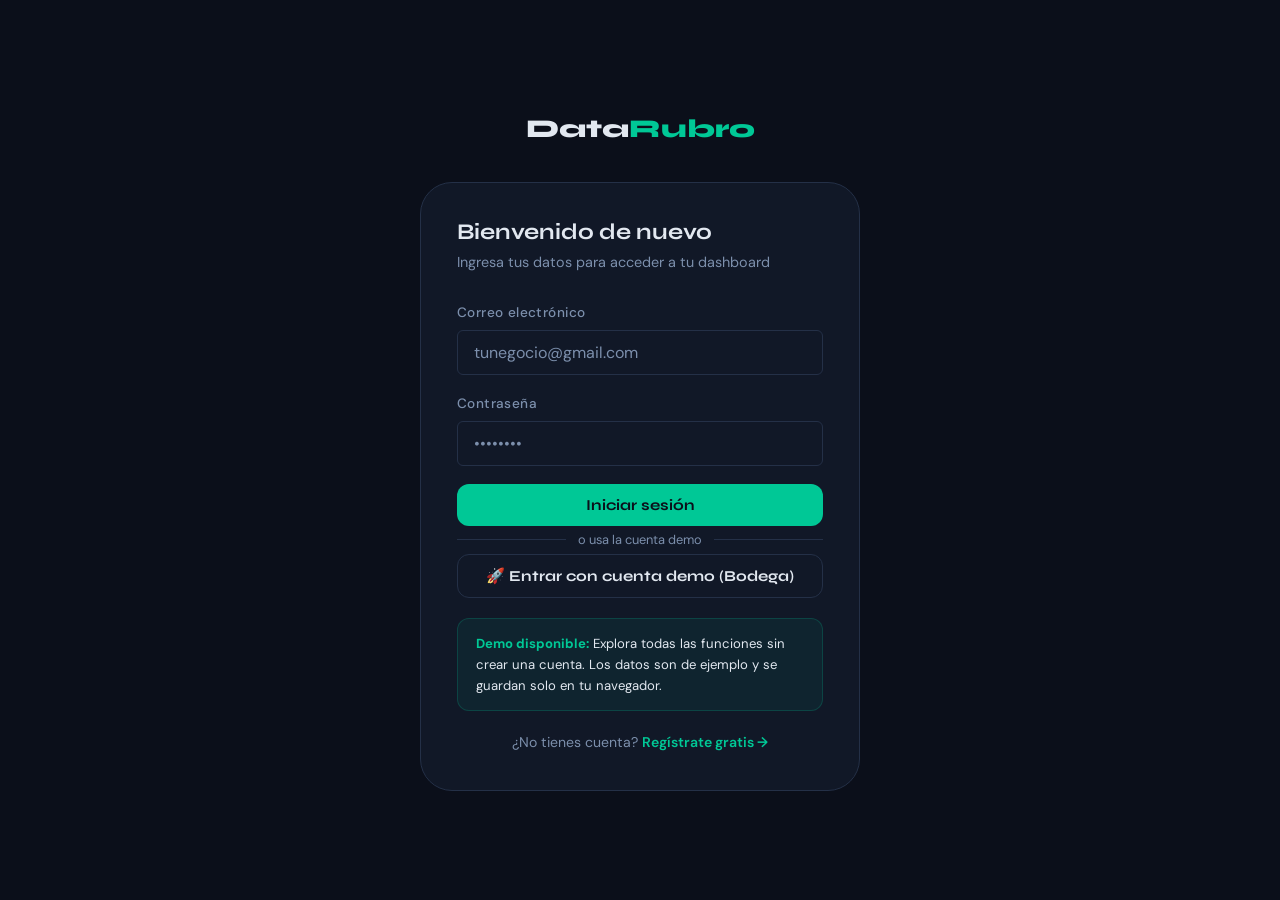
<file: pages/login.html>
<!DOCTYPE html>
<html lang="es">
<head>
  <meta charset="UTF-8"/>
  <meta name="viewport" content="width=device-width, initial-scale=1.0"/>
  <title>Iniciar sesión – DataRubro</title>
  <link rel="stylesheet" href="../css/main.css"/>
  <style>
    body { min-height: 100vh; display: flex; align-items: center; justify-content: center; padding: 24px; }
    .auth-wrap { width: min(440px,100%); }
    .auth-logo { font-family:var(--ff-display); font-size:1.6rem; font-weight:800; margin-bottom:32px; text-align:center; }
    .auth-logo span { color:var(--clr-primary); }
    .auth-card { background:var(--clr-surface); border:1px solid var(--clr-border); border-radius:var(--radius-xl); padding:36px; }
    .auth-title { font-size:1.4rem; font-weight:700; margin-bottom:6px; }
    .auth-sub   { color:var(--clr-muted); font-size:.9rem; margin-bottom:28px; }
    .auth-form  { display:flex; flex-direction:column; gap:18px; }
    .auth-footer { text-align:center; margin-top:20px; font-size:.88rem; color:var(--clr-muted); }
    .auth-footer a { color:var(--clr-primary); font-weight:600; }
    .auth-demo  { margin-top:20px; background:rgba(0,200,150,.07); border:1px solid rgba(0,200,150,.2); border-radius:var(--radius-md); padding:14px 18px; font-size:.82rem; }
    .auth-demo strong { color:var(--clr-primary); }
    .divider { display:flex; align-items:center; gap:12px; color:var(--clr-muted); font-size:.8rem; margin:4px 0; }
    .divider::before,.divider::after { content:''; flex:1; height:1px; background:var(--clr-border); }
  </style>
</head>
<body>
<div class="auth-wrap">
  <div class="auth-logo"><a href="../index.html" style="color:inherit">Data<span>Rubro</span></a></div>
  <div class="auth-card">
    <h1 class="auth-title">Bienvenido de nuevo</h1>
    <p class="auth-sub">Ingresa tus datos para acceder a tu dashboard</p>

    <form class="auth-form" id="login-form" novalidate>
      <div class="form-group">
        <label class="form-label" for="email">Correo electrónico</label>
        <input class="form-control" type="email" id="email" placeholder="tunegocio@gmail.com" required/>
      </div>
      <div class="form-group">
        <label class="form-label" for="password">Contraseña</label>
        <input class="form-control" type="password" id="password" placeholder="••••••••" required/>
      </div>
      <button type="submit" class="btn btn--primary" id="login-btn" style="width:100%;justify-content:center">
        Iniciar sesión
      </button>
    </form>

    <div class="divider">o usa la cuenta demo</div>

    <button class="btn btn--outline" id="demo-btn" style="width:100%;justify-content:center">
      🚀 Entrar con cuenta demo (Bodega)
    </button>

    <div class="auth-demo">
      <strong>Demo disponible:</strong> Explora todas las funciones sin crear una cuenta.
      Los datos son de ejemplo y se guardan solo en tu navegador.
    </div>

    <p class="auth-footer">
      ¿No tienes cuenta? <a href="register.html">Regístrate gratis →</a>
    </p>
  </div>
</div>

<div id="toast-container"></div>
<script src="../js/utils.js"></script>
<script>
  // If already logged in, redirect
  if (DR.getUser()) window.location.href = 'dashboard.html';

  document.getElementById('login-form').addEventListener('submit', function(e) {
    e.preventDefault();
    const email = document.getElementById('email').value.trim();
    const pass  = document.getElementById('password').value;
    if (!email || !pass) { toast('Campos incompletos','Ingresa tu email y contraseña','error'); return; }
    // Simulate login (check localStorage for registered user)
    const registered = DR.load('registered_user');
    if (registered && registered.email === email) {
      DR.setUser(registered);
      toast('¡Bienvenido!', registered.nombre);
      setTimeout(()=>{ window.location.href='dashboard.html'; }, 800);
    } else {
      toast('Credenciales incorrectas','Usa el botón de demo o regístrate','error');
    }
  });

  document.getElementById('demo-btn').addEventListener('click', function() {
    const demoUser = { nombre:'Demo Bodega', email:'demo@datarubro.pe', rubro:'Bodega', plan:'Pro', isDemo:true };
    DR.setUser(demoUser);
    const sample = generateSampleData('Bodega');
    DR.setVentas(sample.ventas);
    DR.setInventario(sample.inventario);
    DR.setAlertas(generateAlertas(sample.ventas, sample.inventario));
    toast('Cuenta demo cargada','Entrando al dashboard...','success');
    setTimeout(()=>{ window.location.href='dashboard.html'; }, 800);
  });
</script>
</body>
</html>
</file>
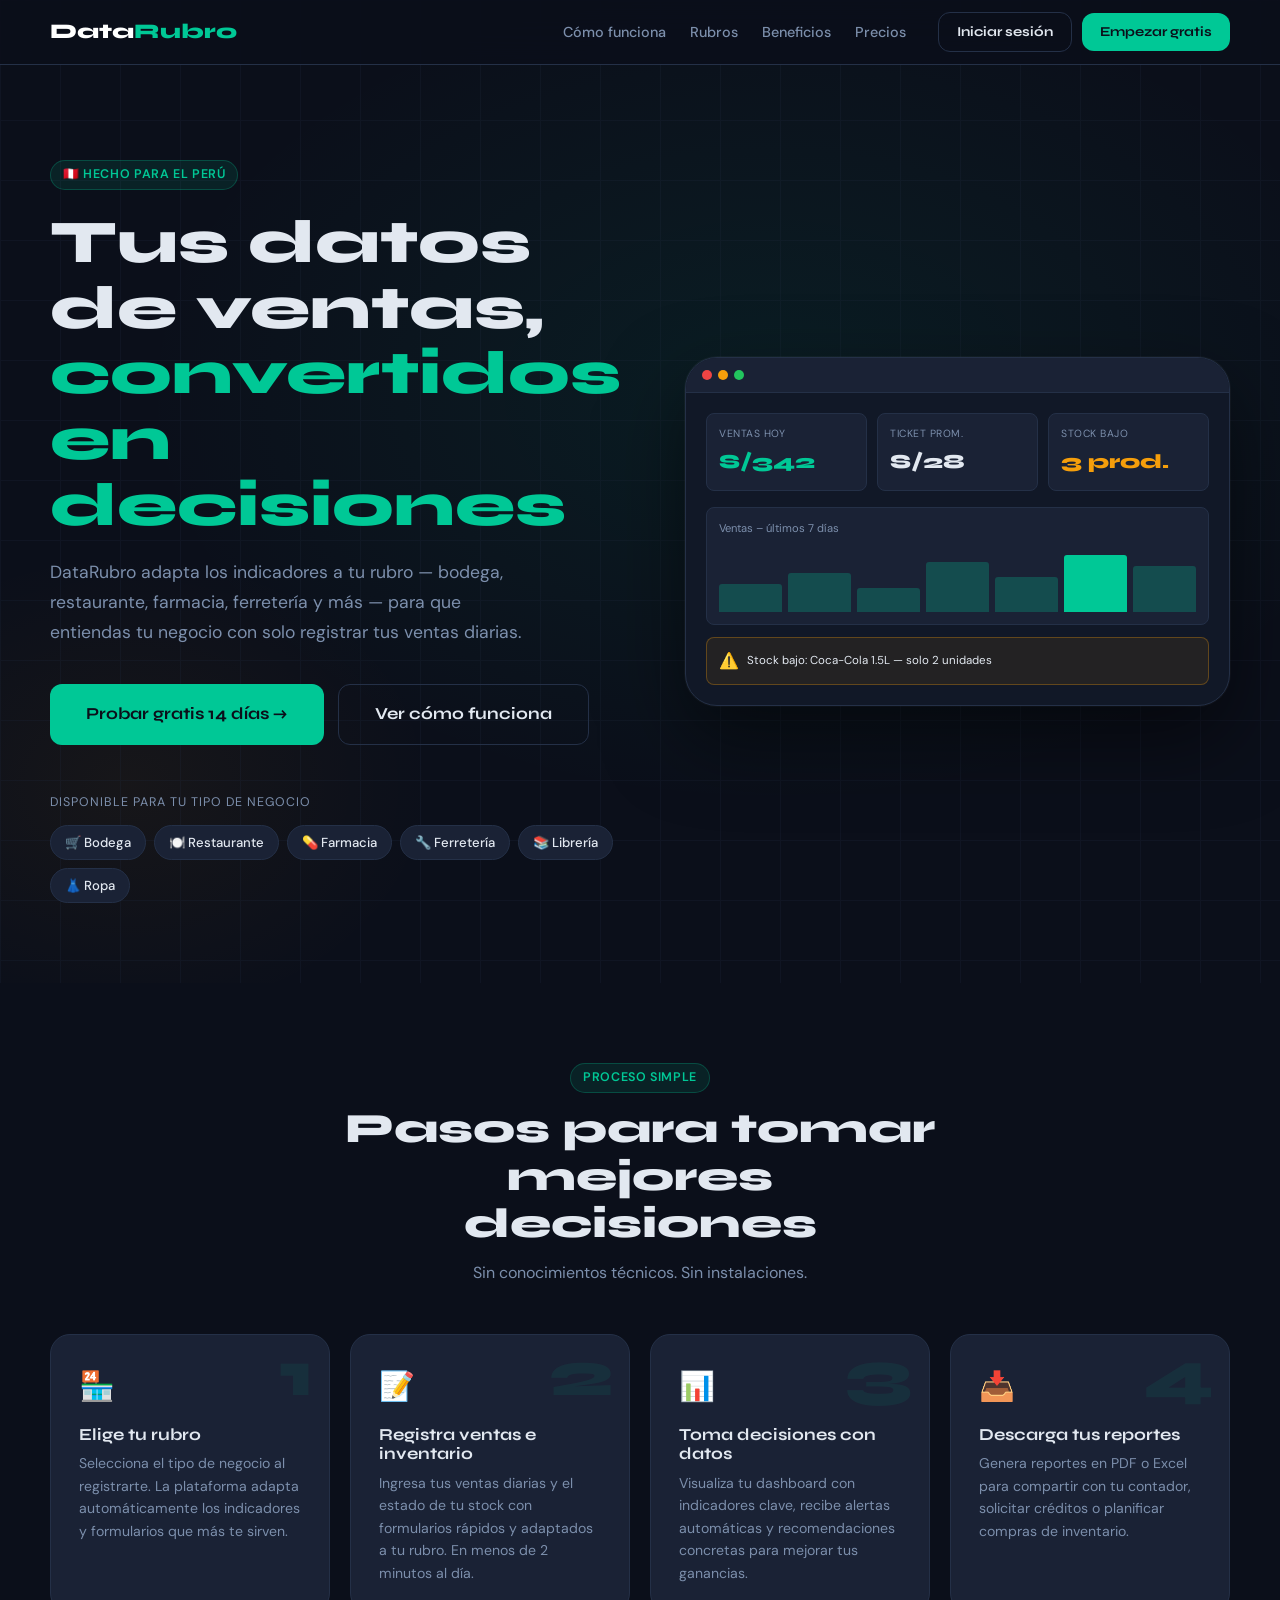
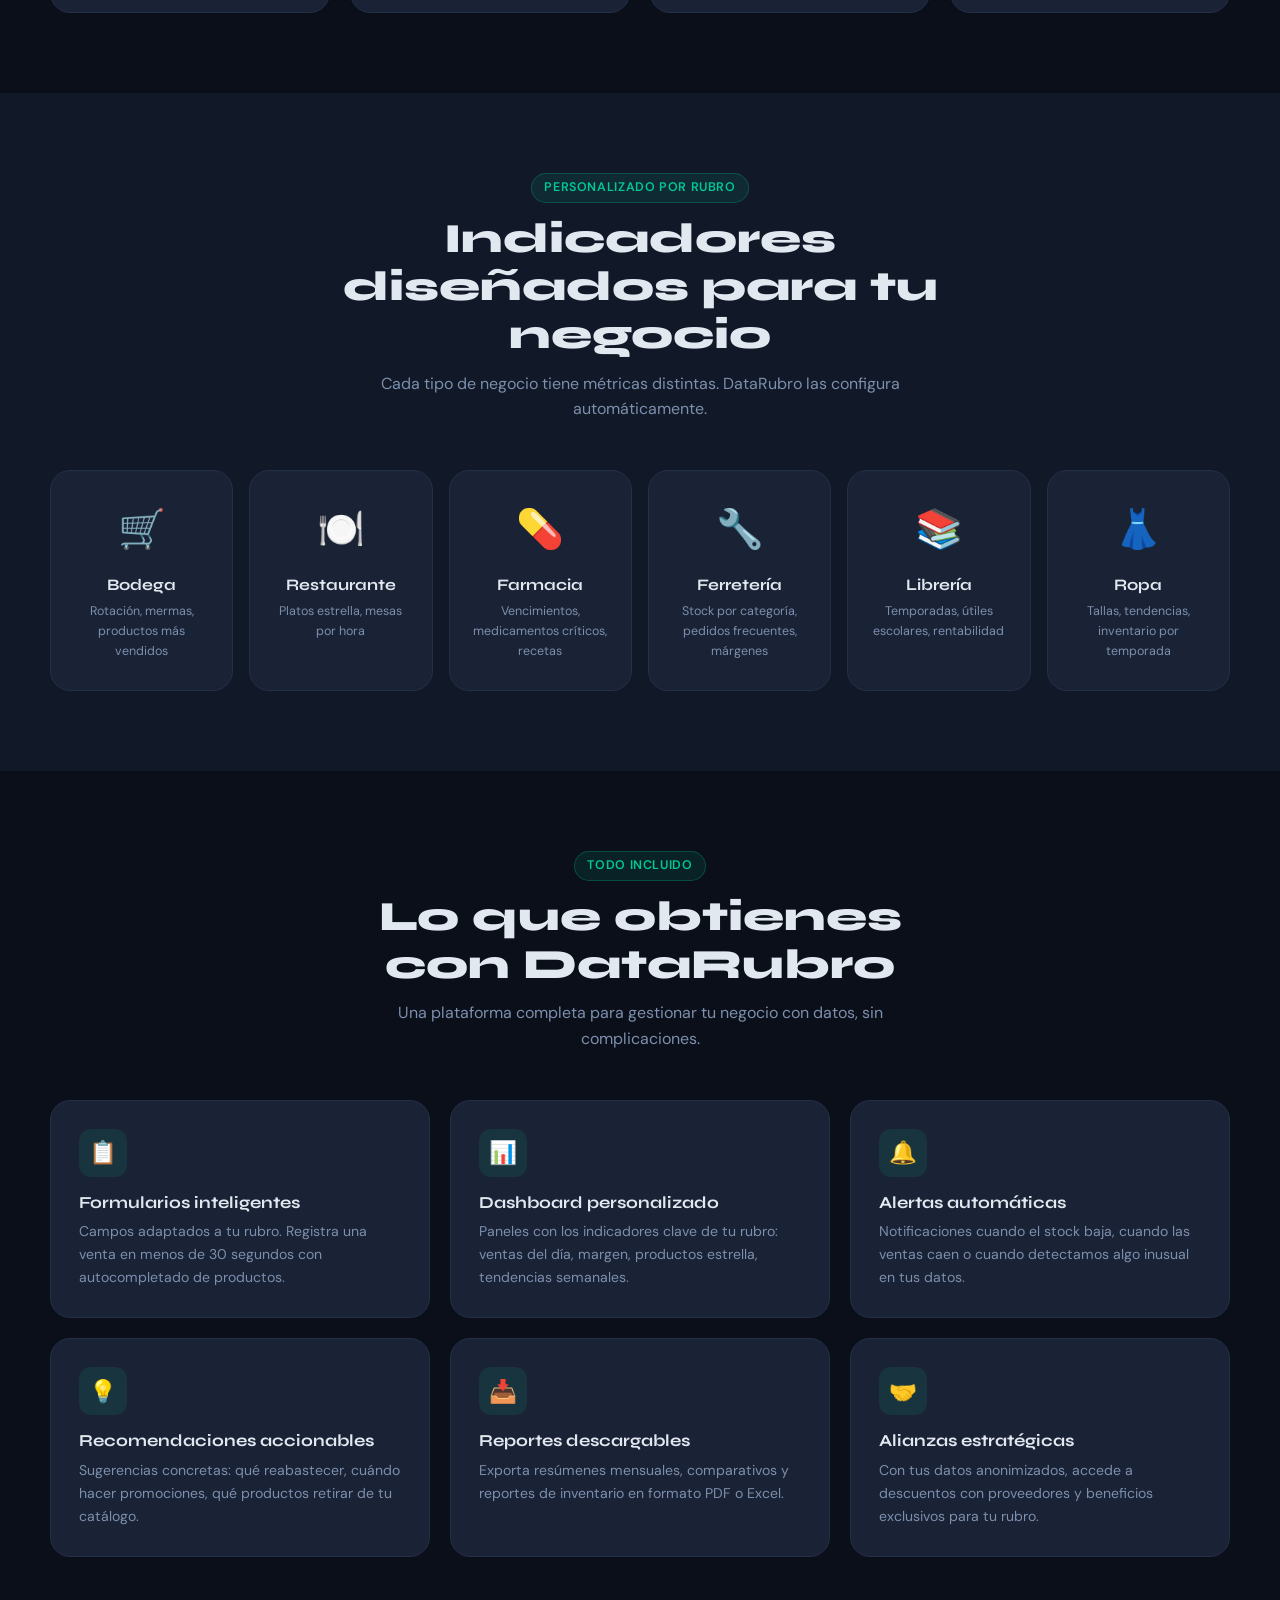
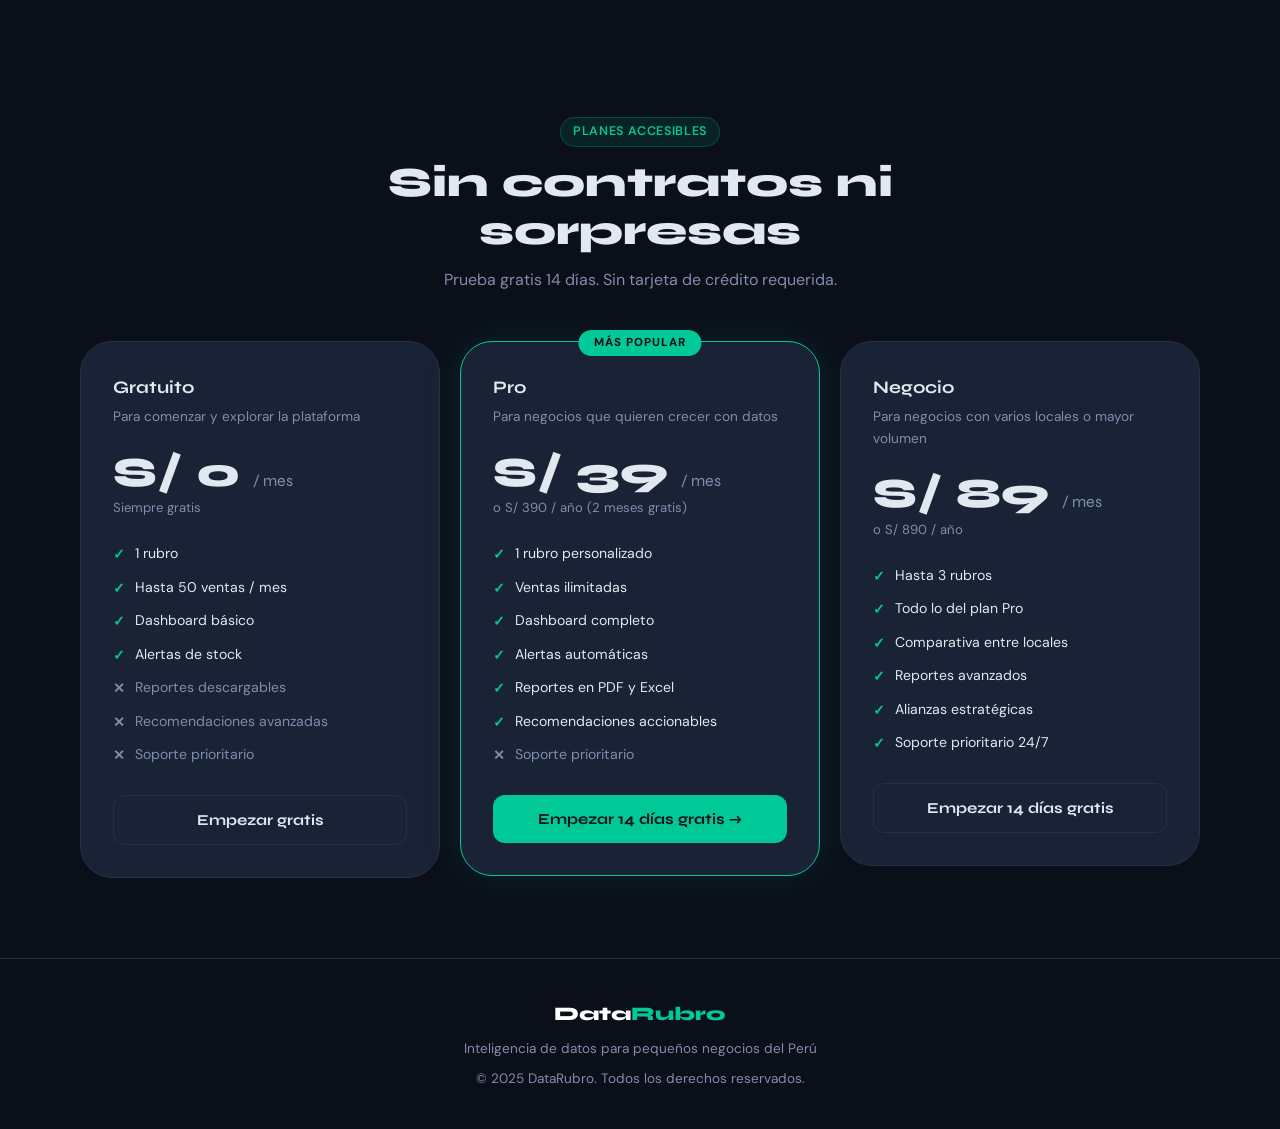
<file: pages/perfil.html>
<!DOCTYPE html>
<html lang="es">
<head>
  <meta charset="UTF-8"/>
  <meta name="viewport" content="width=device-width, initial-scale=1.0"/>
  <title>Perfil – DataRubro</title>
  <link rel="stylesheet" href="../css/main.css"/>
  <link rel="stylesheet" href="../css/app.css"/>
</head>
<body>
<div class="app-layout" id="app-layout">
  <main class="page-content">
    <div class="page-header">
      <h1>Perfil y configuración</h1>
      <p>Gestiona tu cuenta y las preferencias de tu negocio.</p>
    </div>

    <div class="settings-grid fade-in">
      <!-- Menu -->
      <div>
        <div class="settings-menu">
          <div class="settings-menu-item active" data-panel="cuenta">👤 Mi cuenta</div>
          <div class="settings-menu-item" data-panel="negocio">🏪 Mi negocio</div>
          <div class="settings-menu-item" data-panel="datos">🗄️ Mis datos</div>
          <div class="settings-menu-item" data-panel="plan">💳 Plan y facturación</div>
        </div>
      </div>

      <!-- Panels -->
      <div>
        <!-- CUENTA -->
        <div class="settings-panel" id="panel-cuenta">
          <div class="settings-panel__title">Mi cuenta</div>
          <div style="display:flex;align-items:center;gap:20px;margin-bottom:28px">
            <div id="big-avatar" style="width:64px;height:64px;border-radius:50%;background:var(--clr-primary);color:#0b0f1a;display:flex;align-items:center;justify-content:center;font-family:var(--ff-display);font-size:1.6rem;font-weight:800"></div>
            <div>
              <div id="disp-nombre" style="font-size:1.1rem;font-weight:700"></div>
              <div id="disp-email" style="font-size:.85rem;color:var(--clr-muted)"></div>
              <div id="disp-plan"  style="font-size:.8rem;margin-top:4px"></div>
            </div>
          </div>
          <form id="cuenta-form" class="auth-form" style="max-width:420px" novalidate>
            <div class="form-group">
              <label class="form-label">Nombre completo</label>
              <input class="form-control" type="text" id="u-nombre"/>
            </div>
            <div class="form-group">
              <label class="form-label">Correo electrónico</label>
              <input class="form-control" type="email" id="u-email"/>
            </div>
            <div class="form-group">
              <label class="form-label">Nueva contraseña (dejar vacío para no cambiar)</label>
              <input class="form-control" type="password" id="u-pass" placeholder="••••••••"/>
            </div>
            <button type="submit" class="btn btn--primary btn--sm">Guardar cambios</button>
          </form>
        </div>

        <!-- NEGOCIO -->
        <div class="settings-panel hidden" id="panel-negocio">
          <div class="settings-panel__title">Mi negocio</div>
          <form id="negocio-form" class="auth-form" style="max-width:420px" novalidate>
            <div class="form-group">
              <label class="form-label">Nombre del negocio</label>
              <input class="form-control" type="text" id="n-nombre"/>
            </div>
            <div class="form-group">
              <label class="form-label">Rubro</label>
              <select class="form-control" id="n-rubro">
                <option value="Bodega">🛒 Bodega</option>
                <option value="Restaurante">🍽️ Restaurante</option>
                <option value="Farmacia">💊 Farmacia</option>
                <option value="Ferretería">🔧 Ferretería</option>
                <option value="Librería">📚 Librería</option>
                <option value="Ropa">👗 Ropa</option>
              </select>
            </div>
            <div class="form-group">
              <label class="form-label">Dirección (opcional)</label>
              <input class="form-control" type="text" id="n-direccion" placeholder="Av. Ejemplo 123, Lima"/>
            </div>
            <div class="form-group">
              <label class="form-label">Teléfono (opcional)</label>
              <input class="form-control" type="tel" id="n-telefono" placeholder="+51 9XX XXX XXX"/>
            </div>
            <button type="submit" class="btn btn--primary btn--sm">Guardar negocio</button>
          </form>
        </div>

        <!-- DATOS -->
        <div class="settings-panel hidden" id="panel-datos">
          <div class="settings-panel__title">Gestión de datos</div>
          <div style="display:flex;flex-direction:column;gap:16px;max-width:480px">
            <div class="alert alert--warning">
              <span class="alert__icon">⚠️</span>
              <div>
                <div class="alert__title">Datos almacenados localmente</div>
                <div class="alert__desc">Tus ventas e inventario se guardan en este navegador. Exporta antes de cambiar de dispositivo.</div>
              </div>
            </div>
            <div id="data-stats" style="font-size:.88rem;color:var(--clr-muted);line-height:2"></div>
            <div style="display:flex;gap:10px;flex-wrap:wrap">
              <button class="btn btn--outline btn--sm" id="btn-export-all">📤 Exportar todo (JSON)</button>
              <button class="btn btn--outline btn--sm" id="btn-import-all">📥 Importar datos (JSON)</button>
              <input type="file" id="import-file" accept=".json" style="display:none"/>
            </div>
            <div style="border-top:1px solid var(--clr-border);padding-top:16px">
              <p style="font-size:.88rem;color:var(--clr-muted);margin-bottom:12px">Zona de peligro: estas acciones no se pueden deshacer.</p>
              <div style="display:flex;gap:10px;flex-wrap:wrap">
                <button class="btn btn--outline btn--sm" id="btn-clear-ventas" style="color:var(--clr-accent);border-color:var(--clr-accent)">🗑 Limpiar ventas</button>
                <button class="btn btn--danger btn--sm" id="btn-reset-all">⚠️ Resetear todo</button>
              </div>
            </div>
          </div>
        </div>

        <!-- PLAN -->
        <div class="settings-panel hidden" id="panel-plan">
          <div class="settings-panel__title">Plan y facturación</div>
          <div id="plan-info" style="margin-bottom:24px"></div>
          <div class="pricing-grid" style="margin-top:0">
            <div class="plan-card" style="border-color:var(--clr-primary)">
              <div class="plan-name">Plan Pro</div>
              <div class="plan-price">S/ 39 <span>/ mes</span></div>
              <ul class="plan-features">
                <li>Ventas ilimitadas</li>
                <li>Dashboard completo</li>
                <li>Alertas automáticas</li>
                <li>Reportes descargables</li>
                <li>Recomendaciones</li>
              </ul>
              <button class="btn btn--primary" style="width:100%;justify-content:center" onclick="toast('Próximamente','El pago en línea estará disponible pronto','warning')">Suscribirme</button>
            </div>
          </div>
        </div>
      </div>
    </div>
  </main>
</div>
<div id="toast-container"></div>
<script src="../js/utils.js"></script>
<script src="../js/layout.js"></script>
<script>
  if (!DR.requireAuth()) throw 'Not auth';
  buildLayout('perfil');
  const user = DR.getUser();

  // Fill account form
  document.getElementById('big-avatar').textContent = user.nombre.charAt(0);
  document.getElementById('disp-nombre').textContent = user.nombre;
  document.getElementById('disp-email').textContent  = user.email;
  document.getElementById('disp-plan').innerHTML = `<span class="badge" style="font-size:.7rem">${user.plan||'Pro'}</span>`;
  document.getElementById('u-nombre').value = user.nombre;
  document.getElementById('u-email').value  = user.email;
  document.getElementById('n-nombre').value = user.negocio||'';
  document.getElementById('n-rubro').value  = user.rubro;
  document.getElementById('n-direccion').value = user.direccion||'';
  document.getElementById('n-telefono').value  = user.telefono||'';

  // Panel switching
  document.querySelectorAll('.settings-menu-item').forEach(item=>{
    item.addEventListener('click',()=>{
      document.querySelectorAll('.settings-menu-item').forEach(i=>i.classList.remove('active'));
      item.classList.add('active');
      const pid = 'panel-'+item.dataset.panel;
      document.querySelectorAll('.settings-panel').forEach(p=>p.classList.add('hidden'));
      document.getElementById(pid).classList.remove('hidden');
      if (item.dataset.panel==='datos') refreshDataStats();
      if (item.dataset.panel==='plan') refreshPlanInfo();
    });
  });

  document.getElementById('cuenta-form').addEventListener('submit',function(e){
    e.preventDefault();
    const updated = { ...user, nombre: document.getElementById('u-nombre').value.trim(), email: document.getElementById('u-email').value.trim() };
    DR.setUser(updated);
    const reg = DR.load('registered_user');
    if (reg) DR.save('registered_user', {...reg, ...updated});
    toast('✓ Cuenta actualizada');
    document.getElementById('big-avatar').textContent = updated.nombre.charAt(0);
    document.getElementById('disp-nombre').textContent = updated.nombre;
    document.getElementById('disp-email').textContent  = updated.email;
  });

  document.getElementById('negocio-form').addEventListener('submit',function(e){
    e.preventDefault();
    const updated = { ...DR.getUser(), negocio: document.getElementById('n-nombre').value.trim(), rubro: document.getElementById('n-rubro').value, direccion: document.getElementById('n-direccion').value.trim(), telefono: document.getElementById('n-telefono').value.trim() };
    DR.setUser(updated);
    toast('✓ Datos del negocio guardados');
  });

  function refreshDataStats() {
    const ventas = DR.getVentas();
    const inv    = DR.getInventario();
    document.getElementById('data-stats').innerHTML = `
      <strong>Ventas registradas:</strong> ${ventas.length}<br/>
      <strong>Productos en inventario:</strong> ${inv.length}<br/>
      <strong>Alertas guardadas:</strong> ${DR.getAlertas().length}
    `;
  }

  function refreshPlanInfo() {
    document.getElementById('plan-info').innerHTML = `
      <div class="alert alert--success"><span class="alert__icon">✅</span><div><div class="alert__title">Plan actual: ${user.plan||'Pro (Prueba)'}</div><div class="alert__desc">Disfruta de todas las funciones durante tu período de prueba.</div></div></div>
    `;
  }

  document.getElementById('btn-export-all').addEventListener('click',()=>{
    const data = { user: DR.getUser(), ventas: DR.getVentas(), inventario: DR.getInventario(), alertas: DR.getAlertas(), exportado: new Date().toISOString() };
    const blob = new Blob([JSON.stringify(data,null,2)],{type:'application/json'});
    const url  = URL.createObjectURL(blob);
    const a    = document.createElement('a'); a.href=url; a.download='datarubro_backup.json';
    document.body.appendChild(a); a.click(); document.body.removeChild(a); URL.revokeObjectURL(url);
    toast('✓ Datos exportados','datarubro_backup.json');
  });

  document.getElementById('btn-import-all').addEventListener('click',()=>document.getElementById('import-file').click());
  document.getElementById('import-file').addEventListener('change',function(e){
    const file = e.target.files[0]; if(!file) return;
    const reader = new FileReader();
    reader.onload = function(ev) {
      try {
        const data = JSON.parse(ev.target.result);
        if (data.ventas)    DR.setVentas(data.ventas);
        if (data.inventario)DR.setInventario(data.inventario);
        if (data.alertas)   DR.setAlertas(data.alertas);
        toast('✓ Datos importados correctamente'); refreshDataStats();
      } catch { toast('Error al importar','Archivo JSON inválido','error'); }
    };
    reader.readAsText(file);
  });

  document.getElementById('btn-clear-ventas').addEventListener('click',()=>{
    if(!confirm('¿Eliminar TODAS las ventas? Esta acción no se puede deshacer.')) return;
    DR.setVentas([]);
    toast('Ventas eliminadas','','warning'); refreshDataStats();
  });
  document.getElementById('btn-reset-all').addEventListener('click',()=>{
    if(!confirm('¿Resetear TODO (ventas + inventario + alertas)? Esta acción no se puede deshacer.')) return;
    DR.setVentas([]); DR.setInventario([]); DR.setAlertas([]);
    toast('Todo reseteado','','error'); refreshDataStats();
  });
</script>
</body>
</html>
</file>
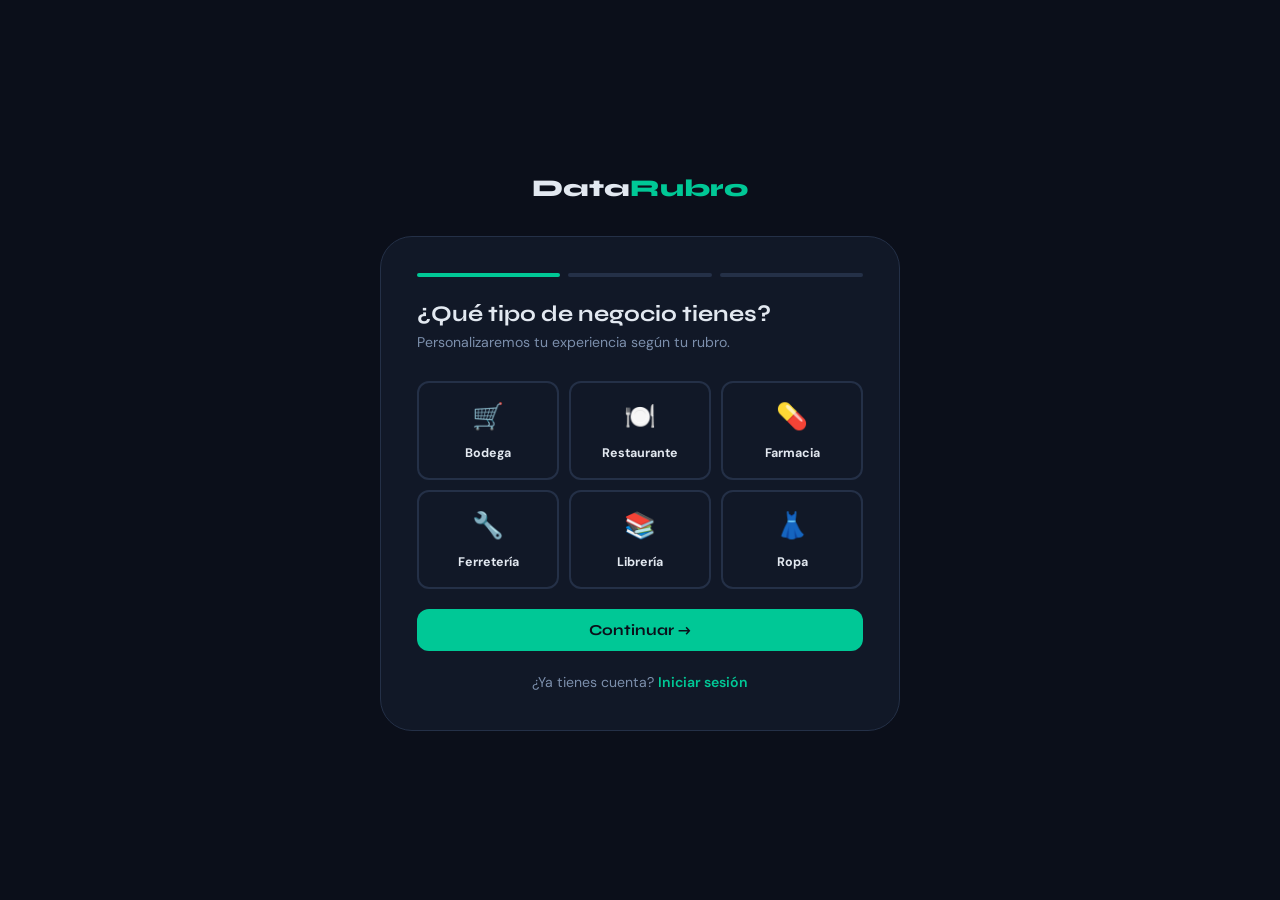
<file: pages/register.html>
<!DOCTYPE html>
<html lang="es">
<head>
  <meta charset="UTF-8"/>
  <meta name="viewport" content="width=device-width, initial-scale=1.0"/>
  <title>Crear cuenta – DataRubro</title>
  <link rel="stylesheet" href="../css/main.css"/>
  <style>
    body { min-height:100vh; display:flex; align-items:center; justify-content:center; padding:32px 16px; }
    .auth-wrap { width:min(520px,100%); }
    .auth-logo { font-family:var(--ff-display); font-size:1.5rem; font-weight:800; margin-bottom:28px; text-align:center; }
    .auth-logo span { color:var(--clr-primary); }
    .auth-card { background:var(--clr-surface); border:1px solid var(--clr-border); border-radius:var(--radius-xl); padding:36px; }
    .auth-title { font-size:1.4rem; font-weight:700; margin-bottom:4px; }
    .auth-sub   { color:var(--clr-muted); font-size:.88rem; margin-bottom:28px; }
    .auth-form  { display:flex; flex-direction:column; gap:16px; }
    .auth-footer { text-align:center; margin-top:20px; font-size:.88rem; color:var(--clr-muted); }
    .auth-footer a { color:var(--clr-primary); font-weight:600; }
    .rubro-select-grid { display:grid; grid-template-columns:repeat(3,1fr); gap:10px; }
    .rubro-opt { border:2px solid var(--clr-border); border-radius:var(--radius-md); padding:14px 8px; text-align:center; cursor:pointer; transition:var(--transition); }
    .rubro-opt:hover { border-color:rgba(0,200,150,.4); }
    .rubro-opt.selected { border-color:var(--clr-primary); background:rgba(0,200,150,.08); }
    .rubro-opt__icon { font-size:1.6rem; margin-bottom:6px; }
    .rubro-opt__name { font-size:.78rem; font-weight:700; }
    input[type=hidden]#selected-rubro {}
    .step { display:none; }
    .step.active { display:block; }
    .steps-indicator { display:flex; gap:8px; margin-bottom:24px; }
    .step-dot { flex:1; height:4px; border-radius:99px; background:var(--clr-border); transition:.3s; }
    .step-dot.done { background:var(--clr-primary); }
    .form-2col { display:grid; grid-template-columns:1fr 1fr; gap:14px; }
  </style>
</head>
<body>
<div class="auth-wrap">
  <div class="auth-logo"><a href="../index.html" style="color:inherit">Data<span>Rubro</span></a></div>
  <div class="auth-card">
    <div class="steps-indicator">
      <div class="step-dot done" id="dot-1"></div>
      <div class="step-dot" id="dot-2"></div>
      <div class="step-dot" id="dot-3"></div>
    </div>

    <!-- STEP 1: Rubro -->
    <div class="step active" id="step-1">
      <h1 class="auth-title">¿Qué tipo de negocio tienes?</h1>
      <p class="auth-sub">Personalizaremos tu experiencia según tu rubro.</p>
      <div class="rubro-select-grid">
        <div class="rubro-opt" data-rubro="Bodega"><div class="rubro-opt__icon">🛒</div><div class="rubro-opt__name">Bodega</div></div>
        <div class="rubro-opt" data-rubro="Restaurante"><div class="rubro-opt__icon">🍽️</div><div class="rubro-opt__name">Restaurante</div></div>
        <div class="rubro-opt" data-rubro="Farmacia"><div class="rubro-opt__icon">💊</div><div class="rubro-opt__name">Farmacia</div></div>
        <div class="rubro-opt" data-rubro="Ferretería"><div class="rubro-opt__icon">🔧</div><div class="rubro-opt__name">Ferretería</div></div>
        <div class="rubro-opt" data-rubro="Librería"><div class="rubro-opt__icon">📚</div><div class="rubro-opt__name">Librería</div></div>
        <div class="rubro-opt" data-rubro="Ropa"><div class="rubro-opt__icon">👗</div><div class="rubro-opt__name">Ropa</div></div>
      </div>
      <button class="btn btn--primary" id="next-1" style="width:100%;justify-content:center;margin-top:20px" disabled>
        Continuar →
      </button>
    </div>

    <!-- STEP 2: Personal data -->
    <div class="step" id="step-2">
      <h1 class="auth-title">Datos de tu cuenta</h1>
      <p class="auth-sub">Crea tu acceso a DataRubro.</p>
      <div class="auth-form">
        <div class="form-2col">
          <div class="form-group">
            <label class="form-label">Nombre</label>
            <input class="form-control" type="text" id="nombre" placeholder="Tu nombre" required/>
          </div>
          <div class="form-group">
            <label class="form-label">Nombre del negocio</label>
            <input class="form-control" type="text" id="negocio" placeholder="Mi Bodega" required/>
          </div>
        </div>
        <div class="form-group">
          <label class="form-label">Correo electrónico</label>
          <input class="form-control" type="email" id="email" placeholder="tunegocio@gmail.com" required/>
        </div>
        <div class="form-group">
          <label class="form-label">Contraseña</label>
          <input class="form-control" type="password" id="password" placeholder="Mínimo 6 caracteres" required/>
        </div>
        <div style="display:flex;gap:10px">
          <button class="btn btn--outline" id="back-2" style="flex:0 0 auto">← Volver</button>
          <button class="btn btn--primary" id="next-2" style="flex:1;justify-content:center">Continuar →</button>
        </div>
      </div>
    </div>

    <!-- STEP 3: Confirm + demo -->
    <div class="step" id="step-3">
      <h1 class="auth-title">¡Todo listo! 🎉</h1>
      <p class="auth-sub">Tu cuenta ha sido creada. Te cargaremos datos de ejemplo para que explores la plataforma.</p>
      <div style="background:rgba(0,200,150,.07);border:1px solid rgba(0,200,150,.2);border-radius:var(--radius-md);padding:20px;margin-bottom:24px">
        <div id="confirm-info" style="font-size:.88rem;line-height:2;"></div>
      </div>
      <button class="btn btn--primary" id="finish-btn" style="width:100%;justify-content:center">
        Entrar a mi dashboard →
      </button>
    </div>

    <p class="auth-footer">
      ¿Ya tienes cuenta? <a href="login.html">Iniciar sesión</a>
    </p>
  </div>
</div>

<div id="toast-container"></div>
<script src="../js/utils.js"></script>
<script>
  if (DR.getUser()) window.location.href = 'dashboard.html';

  let selectedRubro = '';
  let currentStep = 1;

  document.querySelectorAll('.rubro-opt').forEach(opt => {
    opt.addEventListener('click', () => {
      document.querySelectorAll('.rubro-opt').forEach(o=>o.classList.remove('selected'));
      opt.classList.add('selected');
      selectedRubro = opt.dataset.rubro;
      document.getElementById('next-1').disabled = false;
    });
  });

  function showStep(n) {
    document.querySelectorAll('.step').forEach(s=>s.classList.remove('active'));
    document.getElementById('step-'+n).classList.add('active');
    for (let i=1;i<=3;i++) {
      document.getElementById('dot-'+i).classList.toggle('done', i<=n);
    }
    currentStep = n;
  }

  document.getElementById('next-1').addEventListener('click', ()=>showStep(2));
  document.getElementById('back-2').addEventListener('click', ()=>showStep(1));

  document.getElementById('next-2').addEventListener('click', () => {
    const nombre  = document.getElementById('nombre').value.trim();
    const negocio = document.getElementById('negocio').value.trim();
    const email   = document.getElementById('email').value.trim();
    const pass    = document.getElementById('password').value;
    if (!nombre||!negocio||!email||!pass) { toast('Campos requeridos','Completa todos los campos','error'); return; }
    if (pass.length < 6) { toast('Contraseña corta','Mínimo 6 caracteres','error'); return; }

    const user = { nombre, negocio, email, rubro:selectedRubro, plan:'Pro (Prueba 14 días)' };
    DR.save('registered_user', {...user, password:pass});
    DR.setUser(user);

    const sample = generateSampleData(selectedRubro);
    DR.setVentas(sample.ventas);
    DR.setInventario(sample.inventario);
    DR.setAlertas(generateAlertas(sample.ventas, sample.inventario));

    document.getElementById('confirm-info').innerHTML = `
      <strong>Nombre:</strong> ${nombre}<br/>
      <strong>Negocio:</strong> ${negocio}<br/>
      <strong>Rubro:</strong> ${selectedRubro}<br/>
      <strong>Plan:</strong> Pro (14 días gratis)
    `;
    showStep(3);
  });

  document.getElementById('finish-btn').addEventListener('click', ()=>{
    window.location.href='dashboard.html';
  });
</script>
</body>
</html>
</file>
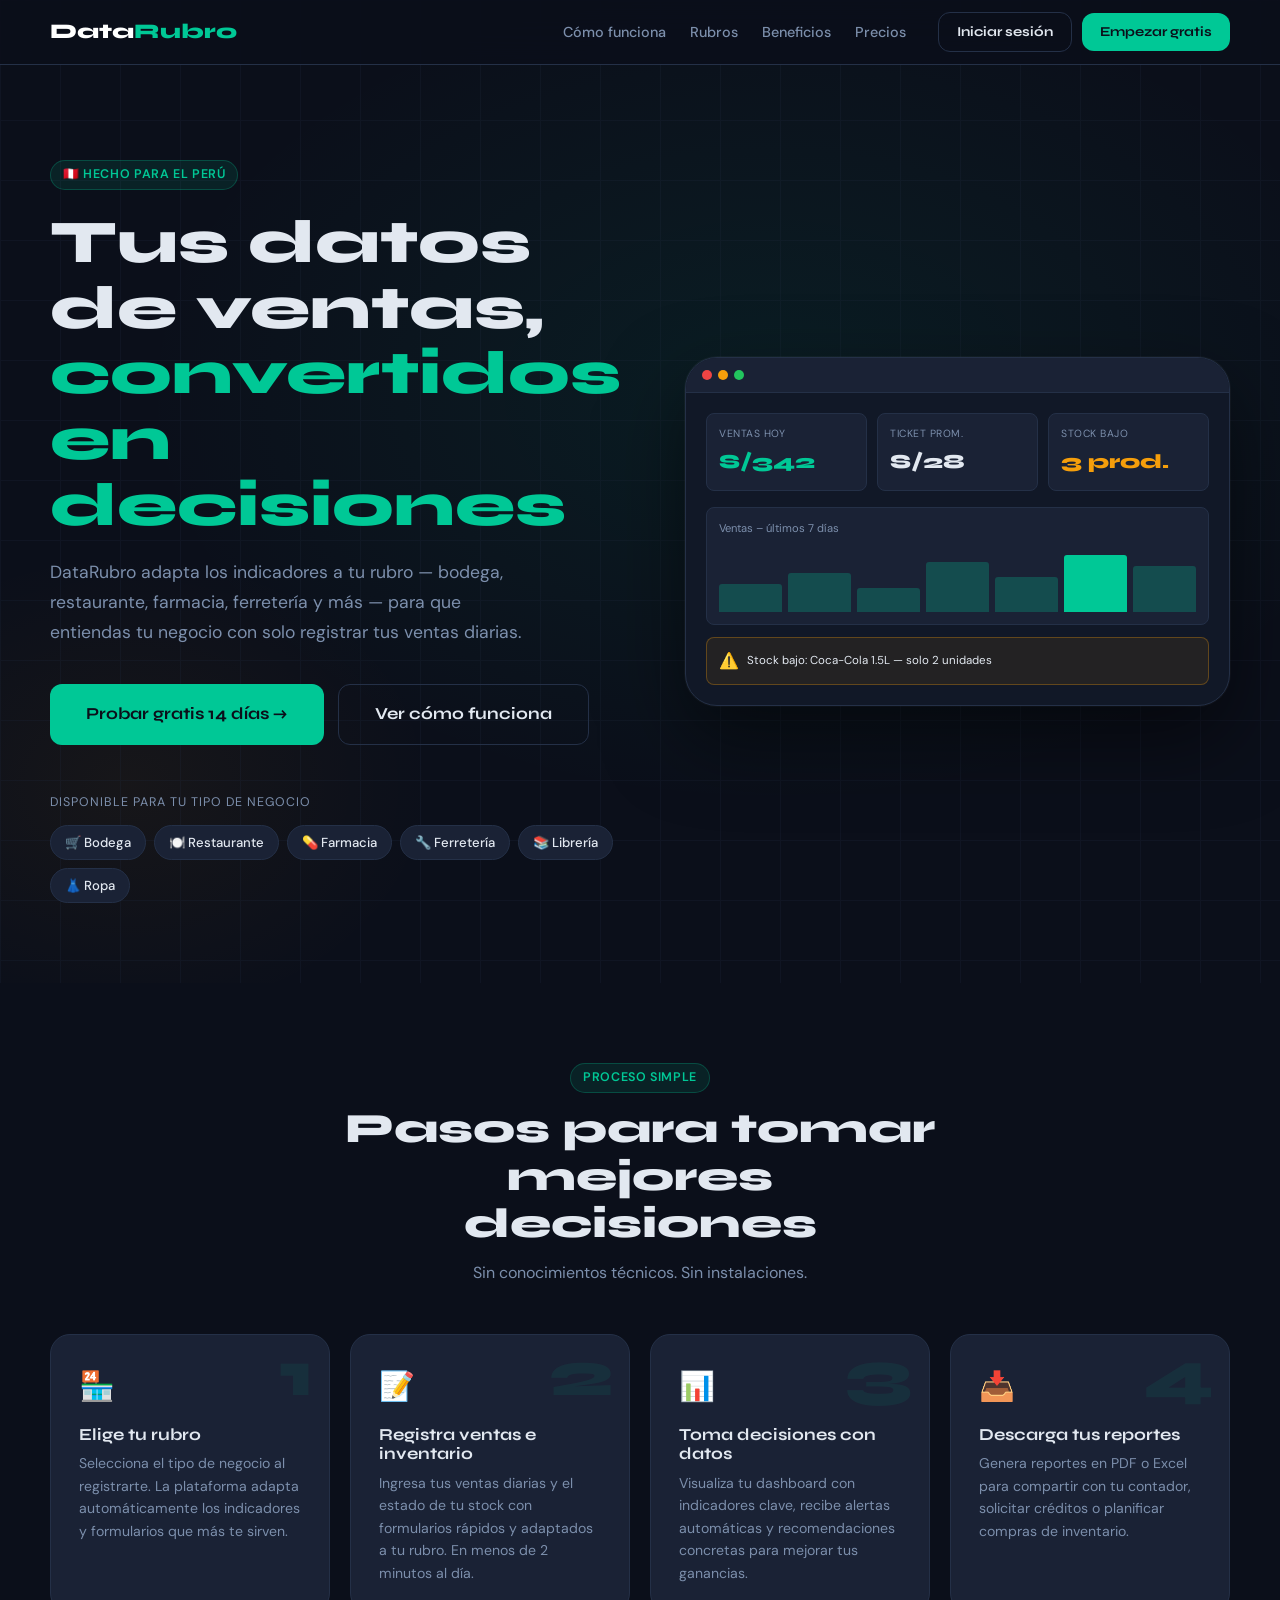
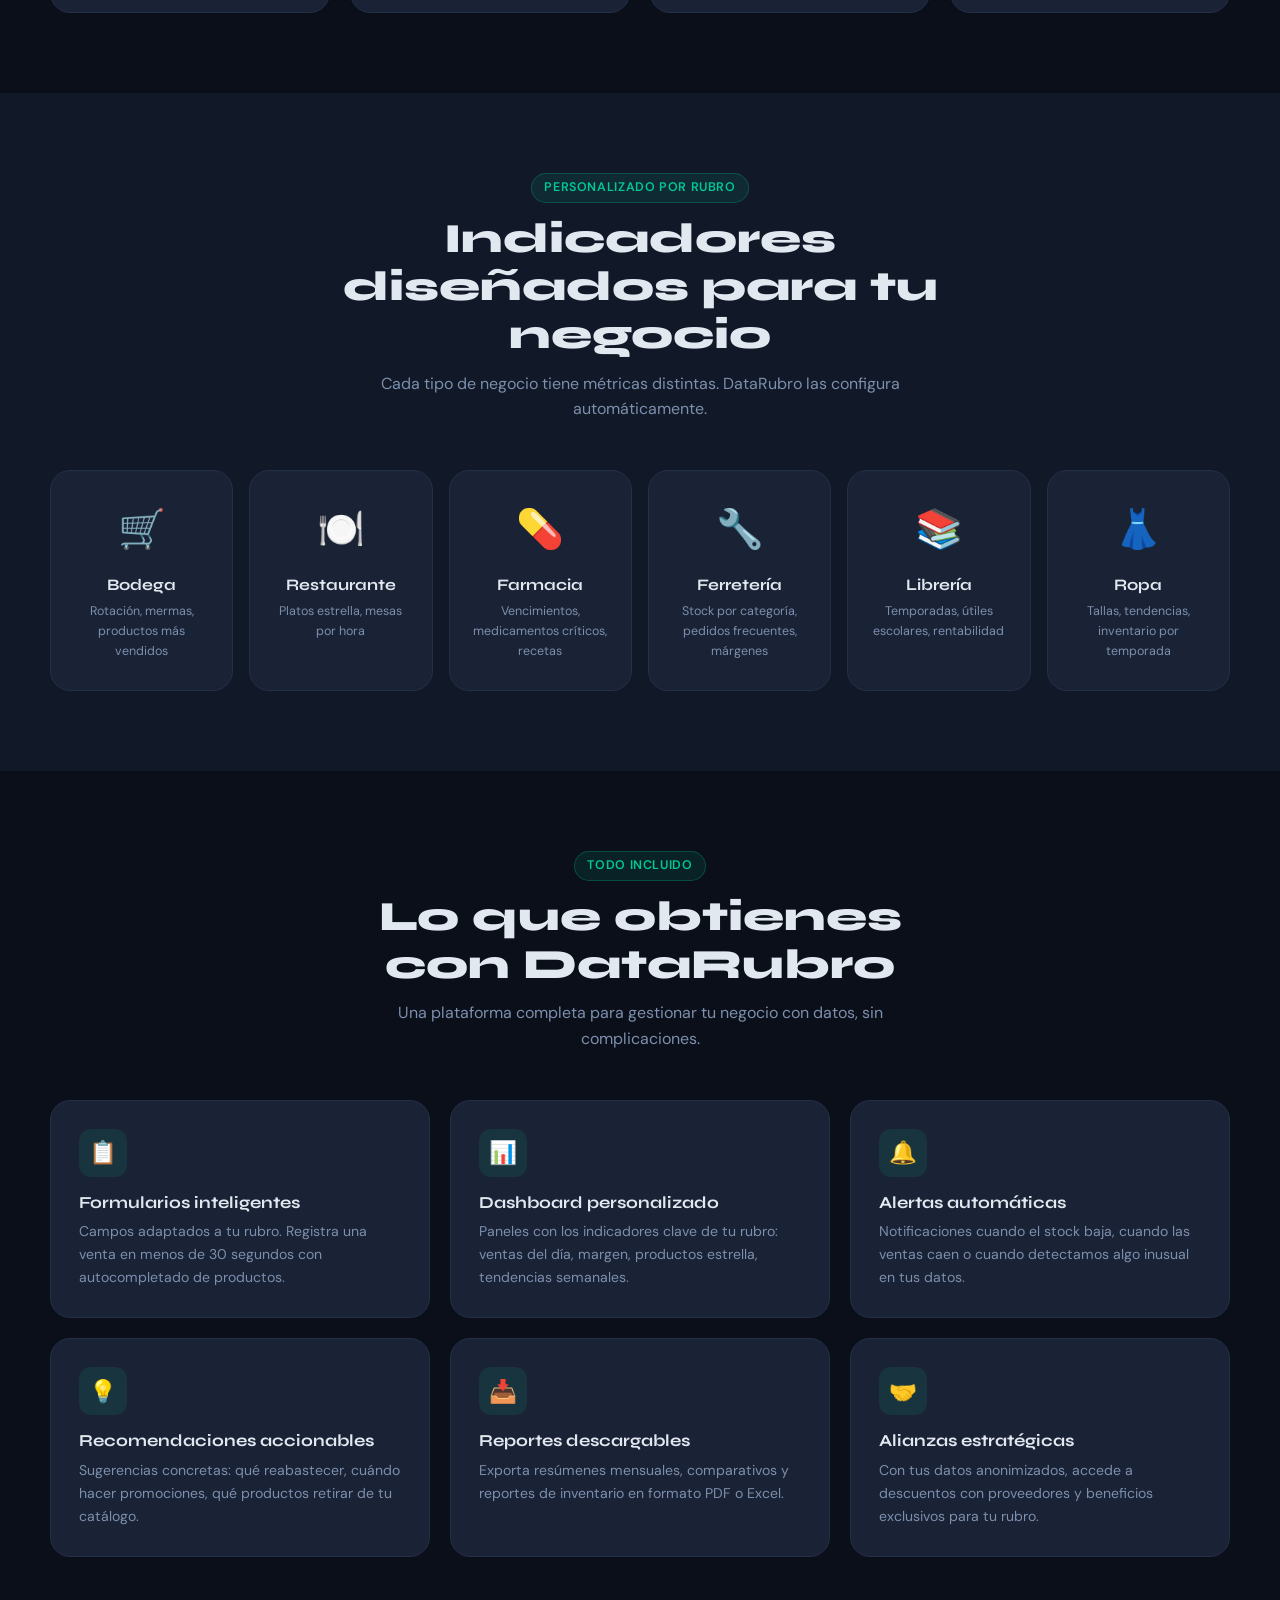
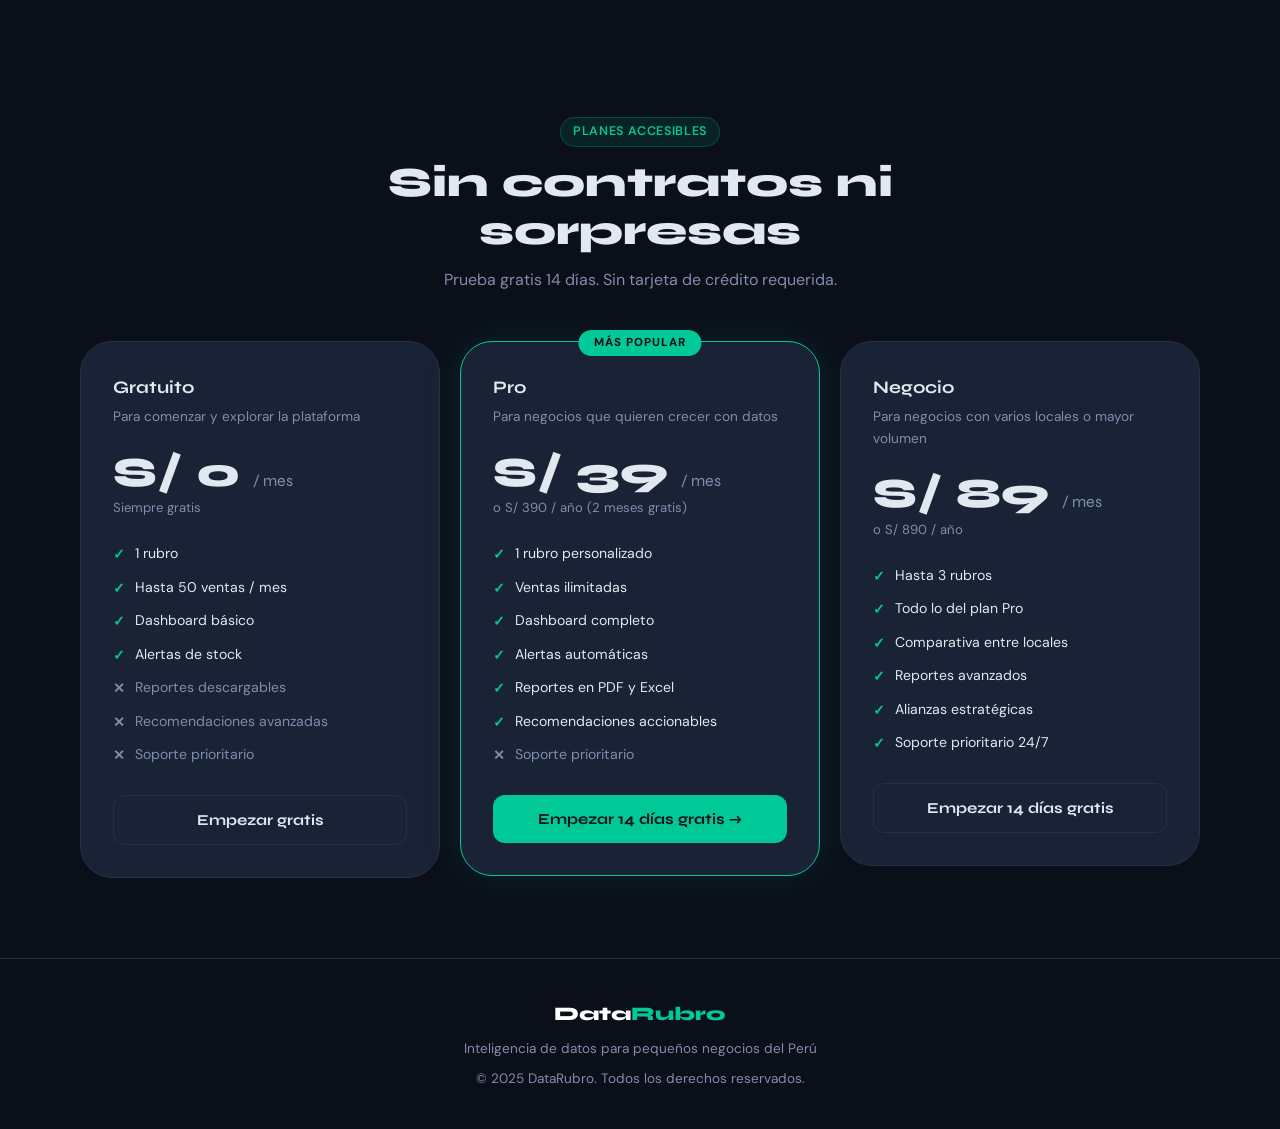
<file: pages/reportes.html>
<!DOCTYPE html>
<html lang="es">
<head>
  <meta charset="UTF-8"/>
  <meta name="viewport" content="width=device-width, initial-scale=1.0"/>
  <title>Reportes – DataRubro</title>
  <link rel="stylesheet" href="../css/main.css"/>
  <link rel="stylesheet" href="../css/app.css"/>
</head>
<body>
<div class="app-layout" id="app-layout">
  <main class="page-content">
    <div class="page-header">
      <h1>Reportes</h1>
      <p>Descarga resúmenes de tu negocio en formato de texto o CSV.</p>
    </div>

    <!-- Period selector -->
    <div class="chart-box fade-in" style="margin-bottom:24px">
      <div style="display:flex;align-items:center;gap:16px;flex-wrap:wrap">
        <div class="form-group" style="flex:1;min-width:180px">
          <label class="form-label">Período</label>
          <select class="form-control" id="periodo">
            <option value="mes">Este mes</option>
            <option value="semana">Esta semana</option>
            <option value="ayer">Ayer</option>
            <option value="90">Últimos 90 días</option>
          </select>
        </div>
        <div id="periodo-resumen" style="flex:2;font-size:.88rem;color:var(--clr-muted);padding-top:20px"></div>
      </div>
    </div>

    <!-- Preview -->
    <div class="chart-row-2 fade-in" style="margin-bottom:24px">
      <div class="chart-box">
        <div class="chart-box__title">Ventas en el período</div>
        <div id="rep-ventas-chart" class="chart-canvas"></div>
        <div id="rep-totales" style="margin-top:12px;font-size:.88rem;color:var(--clr-muted)"></div>
      </div>
      <div class="chart-box">
        <div class="chart-box__title">Top productos vendidos</div>
        <div id="rep-top" style="margin-top:8px"></div>
      </div>
    </div>

    <!-- Report cards -->
    <h2 style="font-size:1.1rem;margin-bottom:16px">Descargar reportes</h2>
    <div class="report-cards fade-in">
      <div class="report-card">
        <div class="report-card__icon">💰</div>
        <div class="report-card__title">Reporte de Ventas</div>
        <div class="report-card__desc">Lista detallada de todas las ventas del período seleccionado con totales, ticket promedio y comparativas.</div>
        <div class="report-card__footer">
          <span class="report-card__period" id="rp-ventas-period">Este mes</span>
          <button class="btn btn--primary btn--sm" onclick="downloadReport('ventas')">⬇ Descargar CSV</button>
        </div>
      </div>
      <div class="report-card">
        <div class="report-card__icon">📦</div>
        <div class="report-card__title">Reporte de Inventario</div>
        <div class="report-card__desc">Estado actual de tu stock: productos, cantidades, alertas de reabastecimiento y valor total del inventario.</div>
        <div class="report-card__footer">
          <span class="report-card__period">Actual</span>
          <button class="btn btn--primary btn--sm" onclick="downloadReport('inventario')">⬇ Descargar CSV</button>
        </div>
      </div>
      <div class="report-card">
        <div class="report-card__icon">📊</div>
        <div class="report-card__title">Resumen Ejecutivo</div>
        <div class="report-card__desc">Indicadores clave del período: ingresos, ticket promedio, productos estrella y recomendaciones.</div>
        <div class="report-card__footer">
          <span class="report-card__period" id="rp-exec-period">Este mes</span>
          <button class="btn btn--primary btn--sm" onclick="downloadReport('ejecutivo')">⬇ Descargar TXT</button>
        </div>
      </div>
      <div class="report-card">
        <div class="report-card__icon">🏆</div>
        <div class="report-card__title">Top Productos</div>
        <div class="report-card__desc">Ranking de productos más vendidos por ingresos y cantidad, con análisis de rentabilidad.</div>
        <div class="report-card__footer">
          <span class="report-card__period" id="rp-top-period">Este mes</span>
          <button class="btn btn--primary btn--sm" onclick="downloadReport('topproductos')">⬇ Descargar CSV</button>
        </div>
      </div>
    </div>
  </main>
</div>
<div id="toast-container"></div>
<script src="../js/utils.js"></script>
<script src="../js/layout.js"></script>
<script>
  if (!DR.requireAuth()) throw 'Not auth';
  buildLayout('reportes');

  const user = DR.getUser();

  function getVentasPeriodo() {
    const ventas = DR.getVentas();
    const hoy = new Date().toISOString().split('T')[0];
    const p   = document.getElementById('periodo').value;
    if (p==='mes') {
      const mes = hoy.slice(0,7);
      return { ventas: ventas.filter(v=>v.fecha.startsWith(mes)), label:'Este mes ('+mes+')' };
    }
    if (p==='semana') {
      const d = new Date(); d.setDate(d.getDate()-6);
      const from = d.toISOString().split('T')[0];
      return { ventas: ventas.filter(v=>v.fecha>=from&&v.fecha<=hoy), label:'Esta semana' };
    }
    if (p==='ayer') {
      const ayer = new Date(); ayer.setDate(ayer.getDate()-1);
      const ay = ayer.toISOString().split('T')[0];
      return { ventas: ventas.filter(v=>v.fecha===ay), label:'Ayer ('+ay+')' };
    }
    if (p==='90') {
      const d = new Date(); d.setDate(d.getDate()-89);
      const from = d.toISOString().split('T')[0];
      return { ventas: ventas.filter(v=>v.fecha>=from&&v.fecha<=hoy), label:'Últimos 90 días' };
    }
    return { ventas, label:'Todo' };
  }

  function refreshPreview() {
    const { ventas, label } = getVentasPeriodo();
    document.querySelectorAll('[id^="rp-"][id$="-period"]').forEach(el=>el.textContent=label);
    const total  = ventas.reduce((s,v)=>s+v.total,0);
    const ticket = ventas.length ? total/ventas.length : 0;

    document.getElementById('periodo-resumen').innerHTML =
      `<strong>${ventas.length}</strong> ventas · Total <strong style="color:var(--clr-primary)">${fmt(total)}</strong> · Ticket prom. <strong>${fmt(ticket)}</strong>`;

    // Chart: group by day
    const dayMap={};
    ventas.forEach(v=>{ dayMap[v.fecha]=(dayMap[v.fecha]||0)+v.total; });
    const days = Object.keys(dayMap).sort().slice(-14);
    const vals = days.map(d=>dayMap[d]);
    const lbls = days.map(d=>d.slice(5)); // MM-DD
    drawBarChart('rep-ventas-chart', lbls, vals);
    document.getElementById('rep-totales').textContent = `${days.length} días con ventas · Promedio diario: ${fmt(vals.length?vals.reduce((s,v)=>s+v,0)/vals.length:0)}`;

    // Top products
    const prodMap={};
    ventas.forEach(v=>{ prodMap[v.producto]=(prodMap[v.producto]||0)+v.total; });
    const top5 = Object.entries(prodMap).sort((a,b)=>b[1]-a[1]).slice(0,5);
    const topEl = document.getElementById('rep-top');
    if (!top5.length) { topEl.innerHTML='<p class="text-muted" style="font-size:.88rem">Sin datos.</p>'; return; }
    const maxV = top5[0][1];
    topEl.innerHTML = top5.map(([n,v])=>`
      <div style="margin-bottom:10px">
        <div style="display:flex;justify-content:space-between;font-size:.82rem;margin-bottom:4px">
          <span style="white-space:nowrap;overflow:hidden;text-overflow:ellipsis;max-width:60%">${n}</span>
          <span style="font-weight:700;color:var(--clr-primary)">${fmt(v)}</span>
        </div>
        <div class="progress"><div class="progress__bar" style="width:${(v/maxV*100).toFixed(0)}%"></div></div>
      </div>`).join('');
  }

  window.downloadReport = function(tipo) {
    const { ventas, label } = getVentasPeriodo();
    const inventario = DR.getInventario();
    let content='', filename='', mime='text/csv;charset=utf-8;';

    if (tipo==='ventas') {
      content = 'Fecha,Producto,Cantidad,Precio Unit.,Total,Tipo Pago\n';
      ventas.forEach(v=>{ content+=`"${v.fecha}","${v.producto}",${v.cantidad},${v.precio},${v.total},"${v.tipoPago||'Efectivo'}"\n`; });
      filename = `DataRubro_Ventas_${label.replace(/\s/g,'_')}.csv`;
    } else if (tipo==='inventario') {
      content = 'Producto,Stock Actual,Stock Mínimo,Estado,Precio Venta,Costo,Categoría\n';
      inventario.forEach(p=>{
        const s = p.stock===0?'Sin stock':p.stock<=p.stockMin?'Stock bajo':'OK';
        content+=`"${p.nombre}",${p.stock},${p.stockMin},"${s}",${p.precio},${p.costo||0},"${p.categoria||'General'}"\n`;
      });
      filename = 'DataRubro_Inventario.csv';
    } else if (tipo==='topproductos') {
      const prodMap={};
      ventas.forEach(v=>{ if(!prodMap[v.producto]) prodMap[v.producto]={total:0,qty:0}; prodMap[v.producto].total+=v.total; prodMap[v.producto].qty+=v.cantidad; });
      content = 'Producto,Total Ingresos,Cantidad Vendida,Ticket Promedio\n';
      Object.entries(prodMap).sort((a,b)=>b[1].total-a[1].total).forEach(([n,d])=>{
        content+=`"${n}",${d.total.toFixed(2)},${d.qty},${(d.total/d.qty).toFixed(2)}\n`;
      });
      filename = `DataRubro_TopProductos_${label.replace(/\s/g,'_')}.csv`;
    } else if (tipo==='ejecutivo') {
      mime = 'text/plain;charset=utf-8;';
      const total  = ventas.reduce((s,v)=>s+v.total,0);
      const ticket = ventas.length?total/ventas.length:0;
      const prodMap={};
      ventas.forEach(v=>{ prodMap[v.producto]=(prodMap[v.producto]||0)+v.total; });
      const top3 = Object.entries(prodMap).sort((a,b)=>b[1]-a[1]).slice(0,3);
      const stockBajo = inventario.filter(p=>p.stock<=p.stockMin);
      content = `===========================================
REPORTE EJECUTIVO – DataRubro
${user.rubro} | ${user.negocio||user.nombre}
Período: ${label}
Generado: ${new Date().toLocaleDateString('es-PE')}
===========================================

RESUMEN DE VENTAS
-----------------
Total de ventas: ${ventas.length} transacciones
Ingresos totales: S/ ${total.toFixed(2)}
Ticket promedio: S/ ${ticket.toFixed(2)}

TOP 3 PRODUCTOS
---------------
${top3.map((p,i)=>`${i+1}. ${p[0]}: S/ ${p[1].toFixed(2)}`).join('\n')}

INVENTARIO
----------
Productos con stock bajo: ${stockBajo.length}
${stockBajo.map(p=>`  - ${p.nombre}: ${p.stock} unidades`).join('\n')}

RECOMENDACIONES
---------------
${stockBajo.length>0?'• Reabastecer productos con stock bajo antes de que se agoten.':'• El inventario está en buen nivel.'}
${ticket<10?'• Considera estrategias para aumentar el ticket promedio (combos, descuentos por volumen).':'• El ticket promedio es saludable.'}
${ventas.length<30?'• Registra todas tus ventas diariamente para mejorar la precisión del análisis.':''}

===========================================
DataRubro – datarubro.pe
===========================================`;
      filename = `DataRubro_Resumen_Ejecutivo_${label.replace(/\s/g,'_')}.txt`;
    }

    const blob = new Blob(['\uFEFF'+content], { type: mime });
    const url  = URL.createObjectURL(blob);
    const a    = document.createElement('a');
    a.href = url; a.download = filename;
    document.body.appendChild(a); a.click();
    document.body.removeChild(a); URL.revokeObjectURL(url);
    toast('✓ Reporte descargado', filename);
  };

  document.getElementById('periodo').addEventListener('change', refreshPreview);
  refreshPreview();
</script>
</body>
</html>
</file>
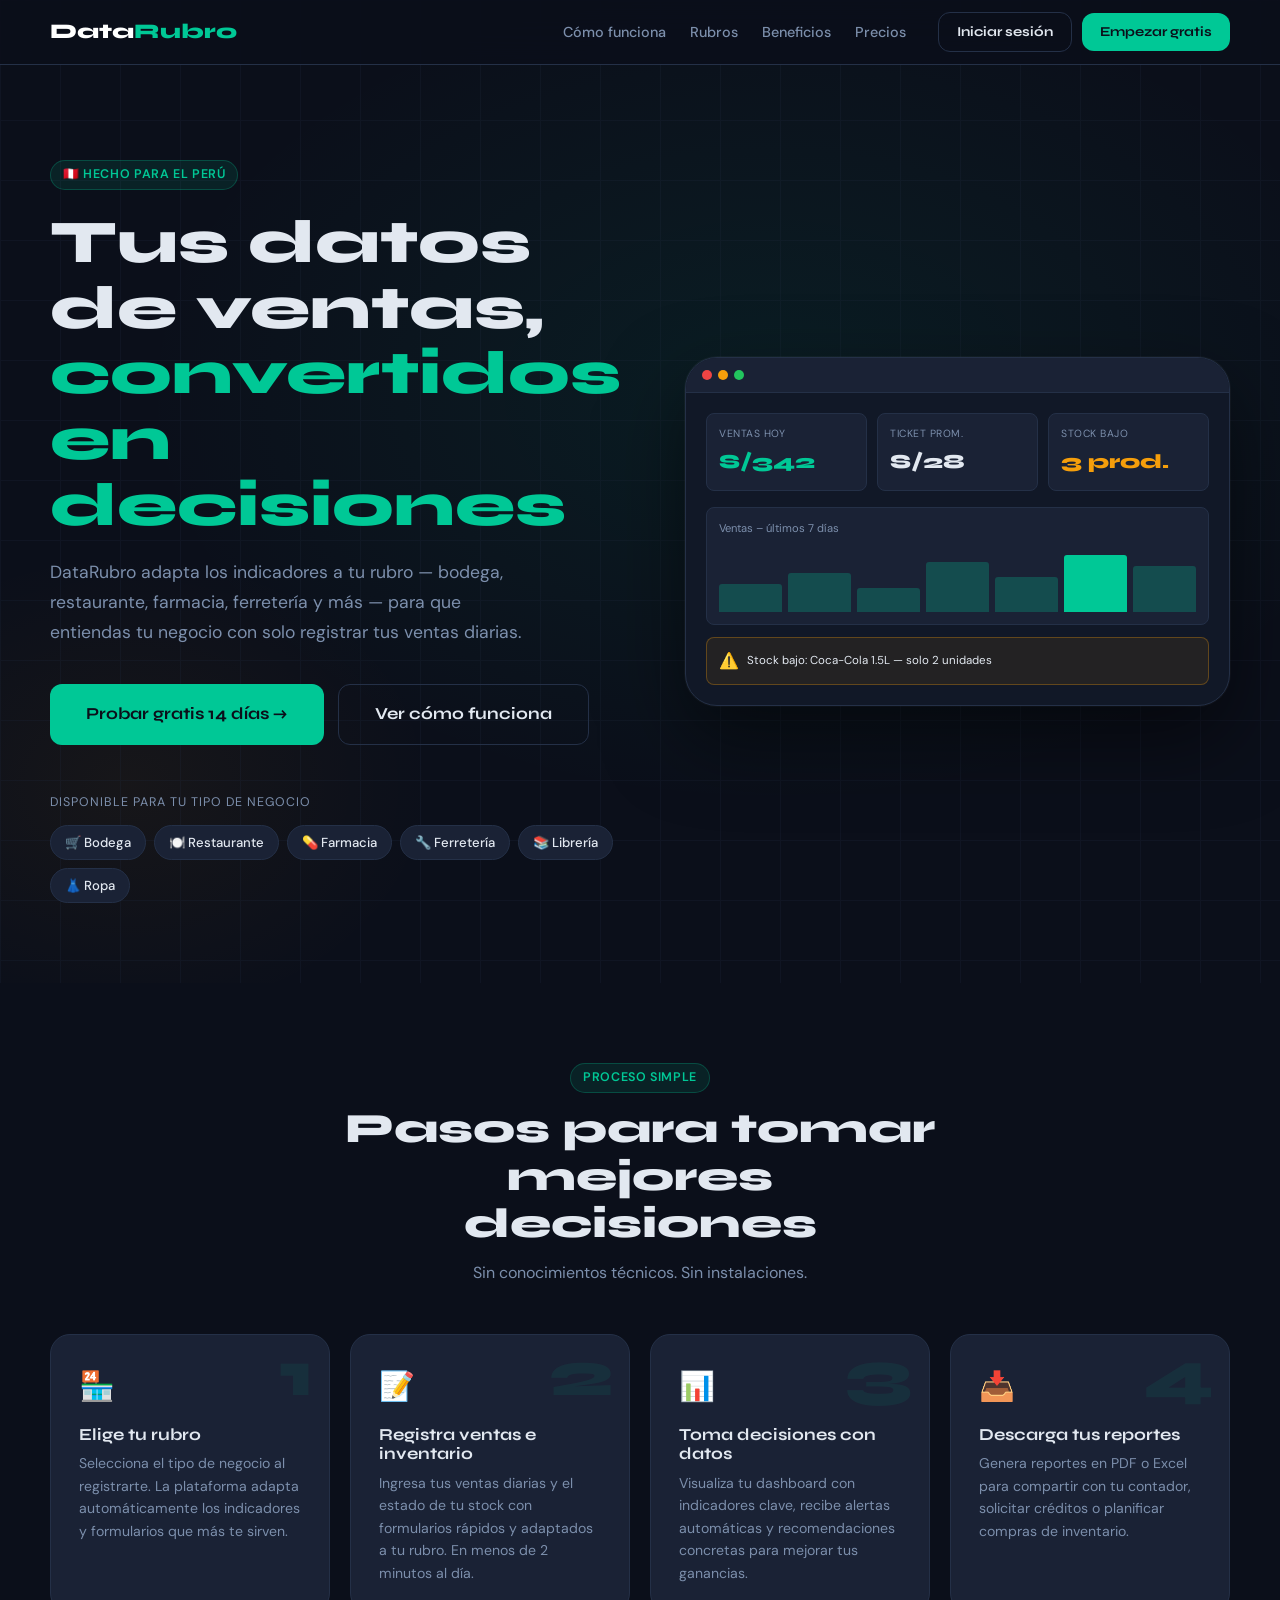
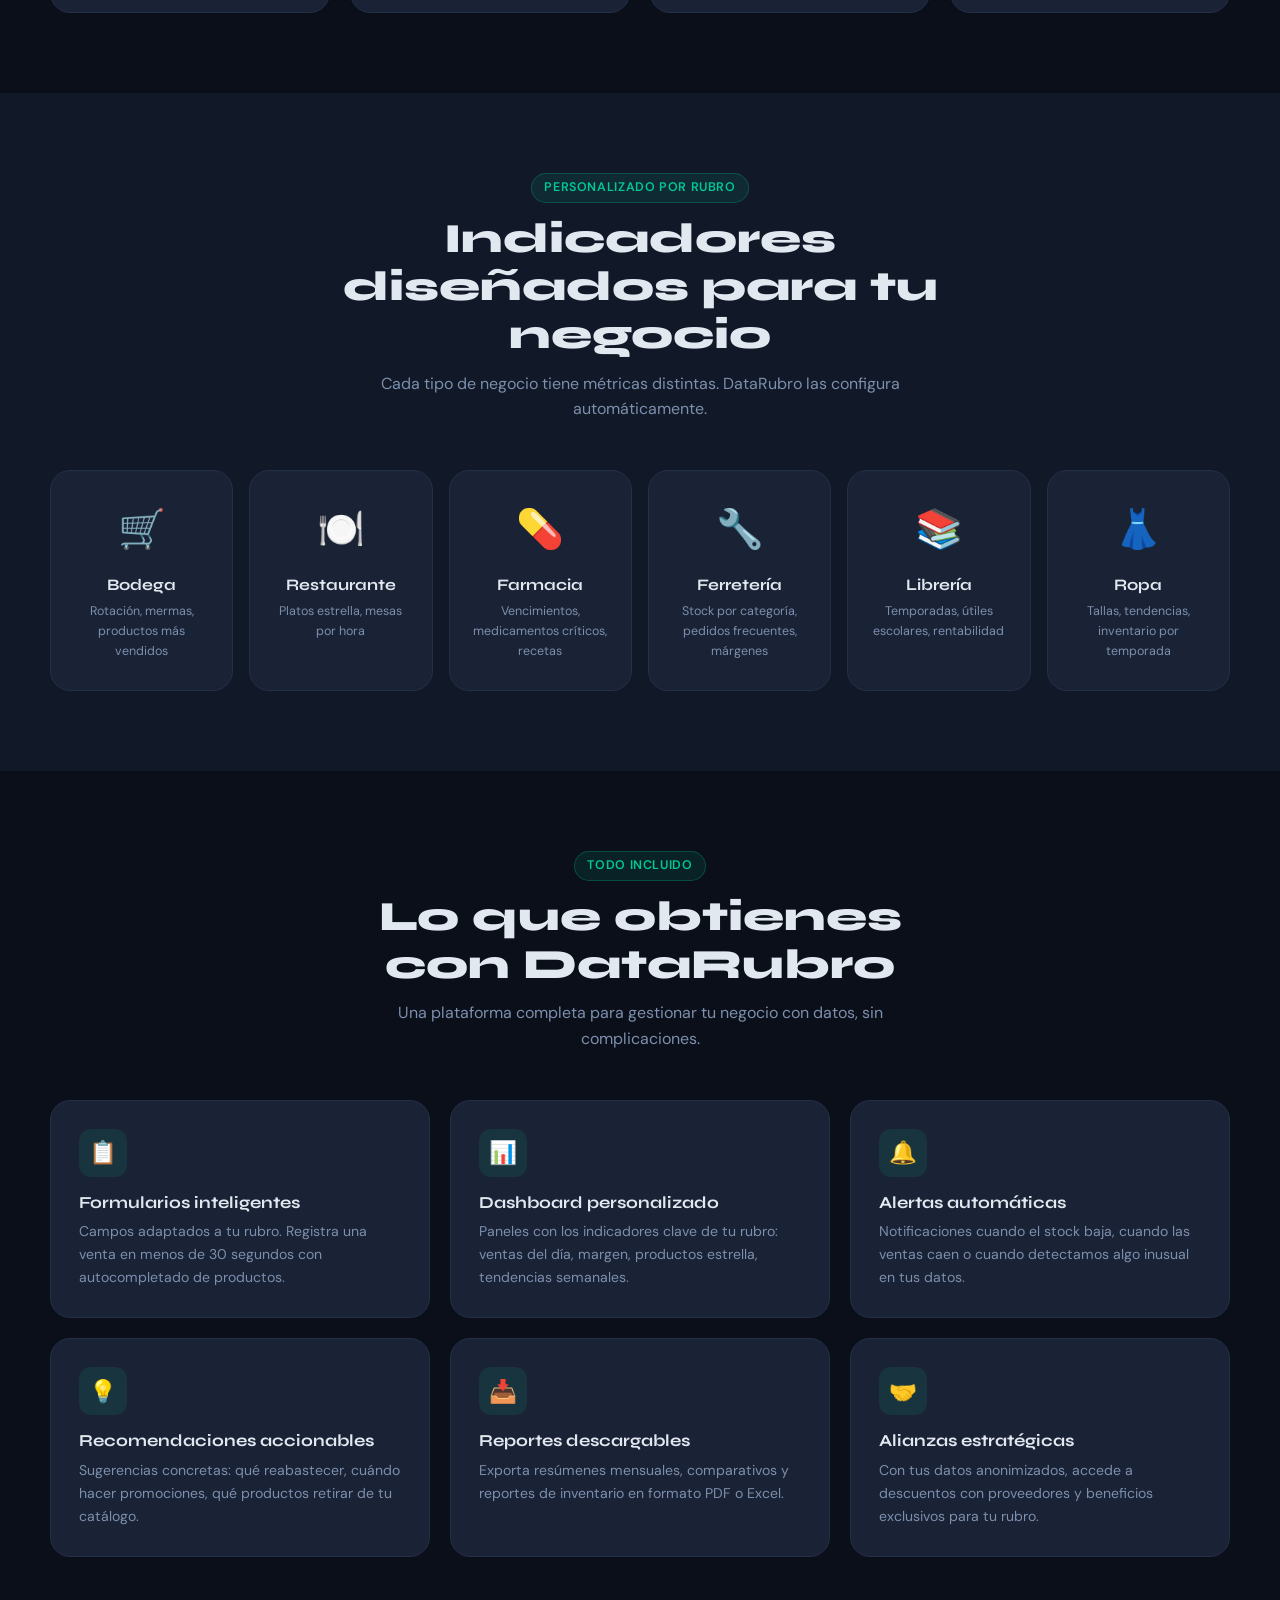
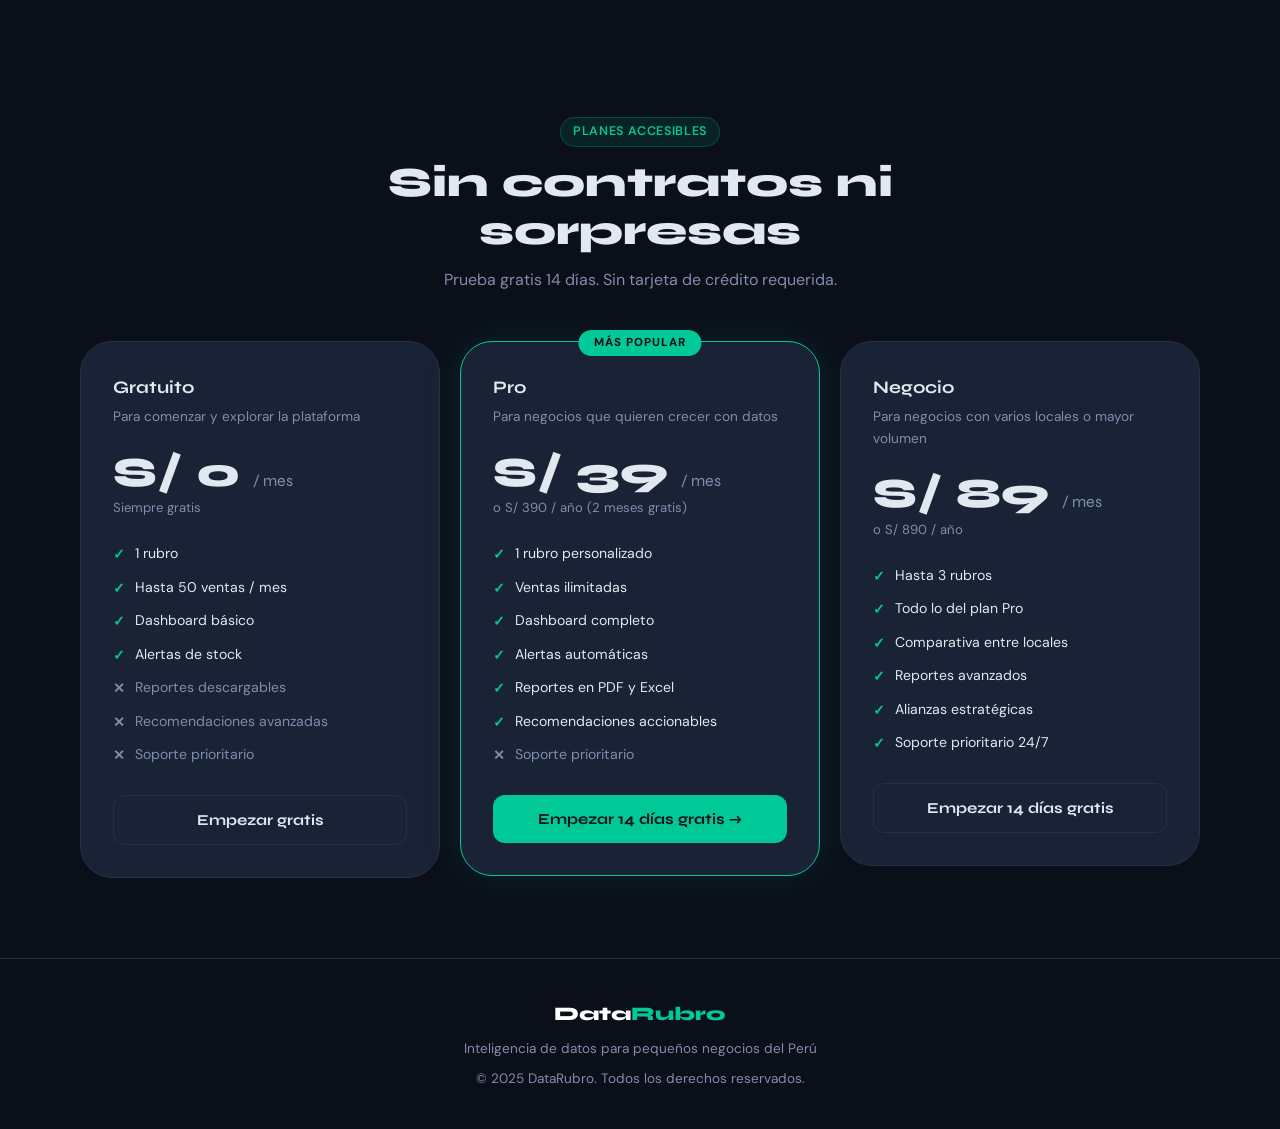
<file: pages/ventas.html>
<!DOCTYPE html>
<html lang="es">
<head>
  <meta charset="UTF-8"/>
  <meta name="viewport" content="width=device-width, initial-scale=1.0"/>
  <title>Registrar Venta – DataRubro</title>
  <link rel="stylesheet" href="../css/main.css"/>
  <link rel="stylesheet" href="../css/app.css"/>
</head>
<body>
<div class="app-layout" id="app-layout">
  <main class="page-content">
    <div class="page-header">
      <h1>Registrar Venta</h1>
      <p>Ingresa los datos de cada venta. El dashboard se actualiza automáticamente.</p>
    </div>

    <div class="form-page-grid">
      <!-- FORM -->
      <div>
        <div class="form-section">
          <div class="form-section__title">💰 Datos de la venta</div>
          <form id="venta-form" novalidate>
            <div class="form-row" style="margin-bottom:16px">
              <div class="form-group">
                <label class="form-label">Fecha *</label>
                <input class="form-control" type="date" id="fecha" required/>
              </div>
              <div class="form-group">
                <label class="form-label">Hora (opcional)</label>
                <input class="form-control" type="time" id="hora"/>
              </div>
            </div>
            <div class="form-group" style="margin-bottom:16px">
              <label class="form-label">Producto *</label>
              <input class="form-control" type="text" id="producto" list="productos-list" placeholder="Nombre del producto o servicio" required autocomplete="off"/>
              <datalist id="productos-list"></datalist>
              <span class="form-hint">Escribe para ver sugerencias de tu inventario.</span>
            </div>
            <div class="form-row" style="margin-bottom:16px">
              <div class="form-group">
                <label class="form-label">Cantidad *</label>
                <input class="form-control" type="number" id="cantidad" min="0.5" step="0.5" placeholder="1" required/>
              </div>
              <div class="form-group">
                <label class="form-label">Precio unitario (S/) *</label>
                <input class="form-control" type="number" id="precio" min="0" step="0.10" placeholder="0.00" required/>
              </div>
            </div>
            <div class="form-group" style="margin-bottom:16px">
              <label class="form-label">Tipo de pago</label>
              <select class="form-control" id="tipo-pago">
                <option value="Efectivo">Efectivo</option>
                <option value="Yape/Plin">Yape / Plin</option>
                <option value="Tarjeta">Tarjeta</option>
                <option value="Transferencia">Transferencia bancaria</option>
              </select>
            </div>
            <div class="form-group" style="margin-bottom:20px">
              <label class="form-label">Notas (opcional)</label>
              <input class="form-control" type="text" id="notas" placeholder="Ej: cliente frecuente, descuento, etc."/>
            </div>
            <button type="submit" class="btn btn--primary" style="width:100%;justify-content:center">
              ✓ Guardar venta
            </button>
          </form>
        </div>

        <!-- Ventas del día -->
        <div class="form-section" style="margin-top:20px">
          <div class="form-section__title" style="display:flex;justify-content:space-between;align-items:center">
            Ventas de hoy
            <span id="hoy-total" style="font-family:var(--ff-display);color:var(--clr-primary);font-size:1.1rem;font-weight:800"></span>
          </div>
          <div id="hoy-list">
            <div class="empty-state" style="padding:32px 0">
              <div class="empty-state__icon">📋</div>
              <p class="empty-state__desc">Aún no hay ventas registradas hoy.</p>
            </div>
          </div>
        </div>
      </div>

      <!-- SUMMARY SIDEBAR -->
      <div>
        <div class="summary-box">
          <div class="summary-box__title">Resumen del mes</div>
          <div class="summary-line"><span>Total ventas</span><span class="summary-line__val" id="s-total">S/ 0.00</span></div>
          <div class="summary-line"><span>N° transacciones</span><span class="summary-line__val" id="s-num">0</span></div>
          <div class="summary-line"><span>Ticket promedio</span><span class="summary-line__val" id="s-ticket">S/ 0.00</span></div>
          <div class="summary-line"><span>Mejor día</span><span class="summary-line__val" id="s-mejor">—</span></div>
          <div class="summary-total"><span>Hoy</span><span id="s-hoy">S/ 0.00</span></div>
        </div>

        <div class="summary-box" style="margin-top:16px">
          <div class="summary-box__title">Últimas 5 ventas</div>
          <div id="recent-5"></div>
        </div>
      </div>
    </div>
  </main>
</div>
<div id="toast-container"></div>
<script src="../js/utils.js"></script>
<script src="../js/layout.js"></script>
<script>
  if (!DR.requireAuth()) throw 'Not auth';
  buildLayout('ventas');

  const inventario = DR.getInventario();

  // Populate datalist
  const dl = document.getElementById('productos-list');
  inventario.forEach(p => {
    const opt = document.createElement('option');
    opt.value = p.nombre;
    dl.appendChild(opt);
  });

  // Set today's date
  document.getElementById('fecha').value = new Date().toISOString().split('T')[0];

  // Autofill price from inventory
  document.getElementById('producto').addEventListener('input', function() {
    const match = inventario.find(p => p.nombre.toLowerCase() === this.value.toLowerCase());
    if (match && !document.getElementById('precio').value) {
      document.getElementById('precio').value = match.precio.toFixed(2);
    }
  });

  function refreshUI() {
    const ventas = DR.getVentas();
    const hoy    = new Date().toISOString().split('T')[0];
    const mes    = hoy.slice(0,7);
    const hoyV   = ventas.filter(v=>v.fecha===hoy);
    const mesV   = ventas.filter(v=>v.fecha.startsWith(mes));
    const hoyT   = hoyV.reduce((s,v)=>s+v.total,0);
    const mesT   = mesV.reduce((s,v)=>s+v.total,0);
    const ticket = mesV.length ? mesT/mesV.length : 0;

    // Best day
    const dayMap={};
    mesV.forEach(v=>{ dayMap[v.fecha]=(dayMap[v.fecha]||0)+v.total; });
    const bestDay = Object.entries(dayMap).sort((a,b)=>b[1]-a[1])[0];

    document.getElementById('s-total').textContent  = fmt(mesT);
    document.getElementById('s-num').textContent    = mesV.length;
    document.getElementById('s-ticket').textContent = fmt(ticket);
    document.getElementById('s-mejor').textContent  = bestDay ? fmtDate(bestDay[0]) : '—';
    document.getElementById('s-hoy').textContent    = fmt(hoyT);
    document.getElementById('hoy-total').textContent = fmt(hoyT);

    // Hoy list
    const hoyList = document.getElementById('hoy-list');
    if (hoyV.length === 0) {
      hoyList.innerHTML = '<div class="empty-state" style="padding:32px 0"><div class="empty-state__icon">📋</div><p class="empty-state__desc">Aún no hay ventas hoy.</p></div>';
    } else {
      hoyList.innerHTML = `<div class="table-wrap"><table>
        <thead><tr><th>Producto</th><th>Cant.</th><th>Total</th><th>Pago</th><th></th></tr></thead>
        <tbody>
          ${[...hoyV].reverse().map(v=>`<tr>
            <td><strong>${v.producto}</strong></td>
            <td>${v.cantidad}</td>
            <td class="text-primary" style="font-weight:700">${fmt(v.total)}</td>
            <td><span class="tag tag--ok">${v.tipoPago||'Efectivo'}</span></td>
            <td><button class="btn btn--ghost btn--sm" onclick="deleteVenta('${v.id}')">🗑</button></td>
          </tr>`).join('')}
        </tbody>
      </table></div>`;
    }

    // Recent 5
    const r5 = document.getElementById('recent-5');
    const last5 = [...ventas].sort((a,b)=>b.fecha.localeCompare(a.fecha)).slice(0,5);
    r5.innerHTML = last5.map(v=>`
      <div class="summary-line">
        <span style="white-space:nowrap;overflow:hidden;text-overflow:ellipsis;max-width:55%;font-size:.83rem">${v.producto}</span>
        <span class="summary-line__val" style="color:var(--clr-primary);font-size:.88rem">${fmt(v.total)}</span>
      </div>`).join('') || '<p class="text-muted" style="font-size:.82rem">Sin ventas aún.</p>';
  }

  window.deleteVenta = function(id) {
    const ventas = DR.getVentas().filter(v=>v.id!==id);
    DR.setVentas(ventas);
    toast('Venta eliminada','','warning');
    refreshUI();
  };

  document.getElementById('venta-form').addEventListener('submit', function(e) {
    e.preventDefault();
    const fecha    = document.getElementById('fecha').value;
    const producto = document.getElementById('producto').value.trim();
    const cantidad = parseFloat(document.getElementById('cantidad').value);
    const precio   = parseFloat(document.getElementById('precio').value);
    const tipoPago = document.getElementById('tipo-pago').value;
    const notas    = document.getElementById('notas').value.trim();

    if (!fecha||!producto||!cantidad||!precio) {
      toast('Campos requeridos','Completa producto, cantidad y precio','error'); return;
    }

    const venta = {
      id: 'V'+Date.now(),
      fecha, producto, cantidad, precio,
      total: +(cantidad * precio).toFixed(2),
      tipoPago, notas,
    };

    const ventas = DR.getVentas();
    ventas.push(venta);
    DR.setVentas(ventas);

    // Update inventory stock
    const inv = DR.getInventario();
    const prodInv = inv.find(p=>p.nombre.toLowerCase()===producto.toLowerCase());
    if (prodInv) {
      prodInv.stock = Math.max(0, prodInv.stock - cantidad);
      DR.setInventario(inv);
      if (prodInv.stock <= prodInv.stockMin) {
        toast('⚠️ Stock bajo', `${prodInv.nombre}: solo ${prodInv.stock} unidades`, 'warning');
      }
    }

    // Regenerate alerts
    DR.setAlertas(generateAlertas(ventas, DR.getInventario()));

    toast('✓ Venta registrada', `${producto} · ${fmt(venta.total)}`);
    this.reset();
    document.getElementById('fecha').value = new Date().toISOString().split('T')[0];
    refreshUI();
  });

  refreshUI();
</script>
</body>
</html>
</file>
<file: css/main.css>
/* ================================================
   DATARUBRO – MAIN CSS
   Global variables, resets, typography, utilities
   ================================================ */

@import url('https://fonts.googleapis.com/css2?family=Syne:wght@400;600;700;800&family=DM+Sans:ital,opsz,wght@0,9..40,300;0,9..40,400;0,9..40,500;1,9..40,300&display=swap');

/* ---- VARIABLES ---- */
:root {
  --clr-bg:        #0b0f1a;
  --clr-surface:   #111827;
  --clr-card:      #1a2235;
  --clr-border:    #243047;
  --clr-primary:   #00c896;
  --clr-primary-d: #009e77;
  --clr-accent:    #f59e0b;
  --clr-danger:    #ef4444;
  --clr-text:      #e2e8f0;
  --clr-muted:     #7c8fac;
  --clr-white:     #ffffff;

  --ff-display: 'Syne', sans-serif;
  --ff-body:    'DM Sans', sans-serif;

  --radius-sm:  6px;
  --radius-md:  12px;
  --radius-lg:  20px;
  --radius-xl:  32px;

  --shadow-card: 0 4px 24px rgba(0,0,0,.35);
  --shadow-glow: 0 0 40px rgba(0,200,150,.12);

  --transition: .25s cubic-bezier(.4,0,.2,1);
}

/* ---- RESET ---- */
*, *::before, *::after { box-sizing: border-box; margin: 0; padding: 0; }
html { scroll-behavior: smooth; }
body {
  font-family: var(--ff-body);
  background: var(--clr-bg);
  color: var(--clr-text);
  line-height: 1.6;
  font-size: 16px;
  -webkit-font-smoothing: antialiased;
}
img { display: block; max-width: 100%; }
a  { color: inherit; text-decoration: none; }
ul { list-style: none; }
button { cursor: pointer; font-family: inherit; border: none; background: none; }
input, select, textarea { font-family: inherit; font-size: 1rem; }

/* ---- TYPOGRAPHY ---- */
h1, h2, h3, h4, h5 { font-family: var(--ff-display); line-height: 1.15; }

/* ---- UTILITIES ---- */
.container { width: min(1180px, 100% - 2rem); margin-inline: auto; }
.section    { padding: 80px 0; }
.section-sm { padding: 48px 0; }

.text-primary { color: var(--clr-primary); }
.text-accent  { color: var(--clr-accent); }
.text-muted   { color: var(--clr-muted); }
.text-center  { text-align: center; }

.badge {
  display: inline-flex; align-items: center; gap: 6px;
  padding: 4px 12px;
  background: rgba(0,200,150,.1);
  color: var(--clr-primary);
  border: 1px solid rgba(0,200,150,.25);
  border-radius: 99px;
  font-size: .78rem;
  font-weight: 600;
  letter-spacing: .05em;
  text-transform: uppercase;
}

/* ---- BUTTONS ---- */
.btn {
  display: inline-flex; align-items: center; justify-content: center; gap: 8px;
  padding: 12px 28px;
  border-radius: var(--radius-md);
  font-family: var(--ff-display);
  font-weight: 700;
  font-size: .95rem;
  transition: var(--transition);
  white-space: nowrap;
}
.btn--primary {
  background: var(--clr-primary);
  color: #0b0f1a;
}
.btn--primary:hover { background: var(--clr-primary-d); transform: translateY(-2px); box-shadow: 0 8px 24px rgba(0,200,150,.3); }
.btn--outline {
  border: 1.5px solid var(--clr-border);
  color: var(--clr-text);
}
.btn--outline:hover { border-color: var(--clr-primary); color: var(--clr-primary); }
.btn--ghost { color: var(--clr-muted); }
.btn--ghost:hover { color: var(--clr-text); }
.btn--lg { padding: 16px 36px; font-size: 1.05rem; }
.btn--sm { padding: 8px 18px; font-size: .85rem; }
.btn--danger { background: var(--clr-danger); color: #fff; }
.btn--danger:hover { background: #dc2626; }

/* ---- CARDS ---- */
.card {
  background: var(--clr-card);
  border: 1px solid var(--clr-border);
  border-radius: var(--radius-lg);
  padding: 28px;
  box-shadow: var(--shadow-card);
  transition: var(--transition);
}
.card:hover { border-color: rgba(0,200,150,.3); box-shadow: var(--shadow-glow); }

/* ---- FORM ELEMENTS ---- */
.form-group { display: flex; flex-direction: column; gap: 6px; }
.form-label { font-size: .85rem; font-weight: 500; color: var(--clr-muted); letter-spacing: .03em; }
.form-control {
  padding: 11px 16px;
  background: var(--clr-surface);
  border: 1.5px solid var(--clr-border);
  border-radius: var(--radius-sm);
  color: var(--clr-text);
  transition: var(--transition);
  width: 100%;
}
.form-control:focus {
  outline: none;
  border-color: var(--clr-primary);
  box-shadow: 0 0 0 3px rgba(0,200,150,.15);
}
.form-control::placeholder { color: var(--clr-muted); }
select.form-control { appearance: none; background-image: url("data:image/svg+xml,%3Csvg xmlns='http://www.w3.org/2000/svg' width='12' height='12' viewBox='0 0 24 24' fill='none' stroke='%237c8fac' stroke-width='2'%3E%3Cpolyline points='6 9 12 15 18 9'/%3E%3C/svg%3E"); background-repeat: no-repeat; background-position: right 14px center; padding-right: 40px; }

/* ---- NAV ---- */
.navbar {
  position: fixed; top: 0; left: 0; right: 0; z-index: 100;
  background: rgba(11,15,26,.85);
  backdrop-filter: blur(16px);
  border-bottom: 1px solid var(--clr-border);
  padding: 0 1rem;
}
.navbar__inner {
  display: flex; align-items: center; gap: 32px;
  height: 64px;
  width: min(1180px, 100%);
  margin-inline: auto;
}
.navbar__logo {
  font-family: var(--ff-display);
  font-weight: 800;
  font-size: 1.3rem;
  color: var(--clr-white);
  margin-right: auto;
}
.navbar__logo span { color: var(--clr-primary); }
.navbar__links { display: flex; gap: 24px; }
.navbar__links a {
  font-size: .9rem;
  color: var(--clr-muted);
  font-weight: 500;
  transition: var(--transition);
}
.navbar__links a:hover, .navbar__links a.active { color: var(--clr-text); }
.navbar__cta { display: flex; gap: 10px; align-items: center; }

/* ---- SIDEBAR (App pages) ---- */
.app-layout {
  display: grid;
  grid-template-columns: 240px 1fr;
  min-height: 100vh;
  padding-top: 64px;
}
.sidebar {
  position: fixed;
  top: 64px; left: 0;
  width: 240px;
  height: calc(100vh - 64px);
  background: var(--clr-surface);
  border-right: 1px solid var(--clr-border);
  display: flex;
  flex-direction: column;
  overflow-y: auto;
  z-index: 50;
}
.sidebar__nav { padding: 20px 12px; flex: 1; }
.sidebar__section-title {
  font-size: .7rem;
  font-weight: 700;
  letter-spacing: .1em;
  text-transform: uppercase;
  color: var(--clr-muted);
  padding: 8px 12px;
  margin-top: 16px;
}
.sidebar__link {
  display: flex;
  align-items: center;
  gap: 10px;
  padding: 10px 12px;
  border-radius: var(--radius-sm);
  color: var(--clr-muted);
  font-size: .9rem;
  font-weight: 500;
  transition: var(--transition);
  margin-bottom: 2px;
}
.sidebar__link:hover { background: var(--clr-card); color: var(--clr-text); }
.sidebar__link.active { background: rgba(0,200,150,.1); color: var(--clr-primary); }
.sidebar__link .icon { font-size: 1.1rem; width: 20px; text-align: center; }
.sidebar__badge {
  margin-left: auto;
  background: var(--clr-danger);
  color: #fff;
  font-size: .7rem;
  font-weight: 700;
  padding: 1px 7px;
  border-radius: 99px;
}
.sidebar__footer {
  padding: 16px;
  border-top: 1px solid var(--clr-border);
}
.sidebar__user {
  display: flex;
  align-items: center;
  gap: 10px;
}
.sidebar__avatar {
  width: 36px; height: 36px;
  border-radius: 50%;
  background: var(--clr-primary);
  color: #0b0f1a;
  display: flex; align-items: center; justify-content: center;
  font-weight: 800;
  font-size: .85rem;
}
.sidebar__user-info { flex: 1; min-width: 0; }
.sidebar__user-name { font-size: .85rem; font-weight: 600; white-space: nowrap; overflow: hidden; text-overflow: ellipsis; }
.sidebar__user-role { font-size: .72rem; color: var(--clr-muted); }

.page-content { grid-column: 2; padding: 32px; }
.page-header { margin-bottom: 28px; }
.page-header h1 { font-size: 1.6rem; }
.page-header p { color: var(--clr-muted); margin-top: 4px; }

/* ---- KPI GRID ---- */
.kpi-grid {
  display: grid;
  grid-template-columns: repeat(auto-fill, minmax(200px, 1fr));
  gap: 16px;
  margin-bottom: 28px;
}
.kpi-card {
  background: var(--clr-card);
  border: 1px solid var(--clr-border);
  border-radius: var(--radius-md);
  padding: 20px;
}
.kpi-card__label { font-size: .78rem; color: var(--clr-muted); text-transform: uppercase; letter-spacing: .06em; font-weight: 600; }
.kpi-card__value { font-family: var(--ff-display); font-size: 2rem; font-weight: 800; margin: 6px 0 4px; }
.kpi-card__change { font-size: .8rem; display: flex; align-items: center; gap: 4px; }
.kpi-card__change.up   { color: var(--clr-primary); }
.kpi-card__change.down { color: var(--clr-danger); }

/* ---- ALERTS ---- */
.alert {
  display: flex; align-items: flex-start; gap: 12px;
  padding: 14px 18px;
  border-radius: var(--radius-md);
  border: 1px solid;
  margin-bottom: 12px;
}
.alert--warning { background: rgba(245,158,11,.08); border-color: rgba(245,158,11,.3); }
.alert--danger  { background: rgba(239,68,68,.08);  border-color: rgba(239,68,68,.3); }
.alert--success { background: rgba(0,200,150,.08);  border-color: rgba(0,200,150,.3); }
.alert__icon { font-size: 1.1rem; margin-top: 1px; }
.alert__title { font-weight: 700; font-size: .9rem; }
.alert__desc  { font-size: .82rem; color: var(--clr-muted); margin-top: 2px; }

/* ---- TABLE ---- */
.table-wrap { overflow-x: auto; border-radius: var(--radius-md); border: 1px solid var(--clr-border); }
table { width: 100%; border-collapse: collapse; }
thead { background: var(--clr-surface); }
th { padding: 12px 16px; text-align: left; font-size: .78rem; text-transform: uppercase; letter-spacing: .06em; color: var(--clr-muted); font-weight: 700; border-bottom: 1px solid var(--clr-border); }
td { padding: 13px 16px; font-size: .88rem; border-bottom: 1px solid rgba(36,48,71,.5); }
tr:last-child td { border-bottom: none; }
tr:hover td { background: rgba(255,255,255,.02); }

/* ---- PROGRESS BAR ---- */
.progress { background: var(--clr-border); border-radius: 99px; height: 6px; overflow: hidden; }
.progress__bar { height: 100%; border-radius: 99px; background: var(--clr-primary); transition: width .6s ease; }
.progress__bar--warn { background: var(--clr-accent); }
.progress__bar--danger { background: var(--clr-danger); }

/* ---- CHART PLACEHOLDER ---- */
.chart-box {
  background: var(--clr-card);
  border: 1px solid var(--clr-border);
  border-radius: var(--radius-md);
  padding: 24px;
}
.chart-box__title { font-size: 1rem; font-weight: 700; margin-bottom: 16px; }
.chart-canvas { width: 100%; height: 200px; }

/* ---- TAGS / STATUS ---- */
.tag {
  display: inline-block;
  padding: 3px 10px;
  border-radius: 99px;
  font-size: .75rem;
  font-weight: 700;
}
.tag--ok      { background: rgba(0,200,150,.12); color: var(--clr-primary); }
.tag--warn    { background: rgba(245,158,11,.12); color: var(--clr-accent); }
.tag--danger  { background: rgba(239,68,68,.12);  color: var(--clr-danger); }

/* ---- TOAST ---- */
#toast-container {
  position: fixed; bottom: 28px; right: 28px; z-index: 999;
  display: flex; flex-direction: column; gap: 10px;
}
.toast {
  background: var(--clr-card);
  border: 1px solid var(--clr-border);
  border-left: 4px solid var(--clr-primary);
  padding: 14px 20px;
  border-radius: var(--radius-md);
  min-width: 280px;
  box-shadow: var(--shadow-card);
  animation: slideIn .3s ease;
}
.toast.warn  { border-left-color: var(--clr-accent); }
.toast.error { border-left-color: var(--clr-danger); }
.toast__title { font-weight: 700; font-size: .9rem; }
.toast__msg   { font-size: .82rem; color: var(--clr-muted); margin-top: 2px; }
@keyframes slideIn { from { transform: translateX(120%); opacity:0; } to { transform: none; opacity:1; } }

/* ---- MODAL ---- */
.modal-overlay {
  position: fixed; inset: 0; z-index: 200;
  background: rgba(0,0,0,.6);
  backdrop-filter: blur(4px);
  display: flex; align-items: center; justify-content: center;
  padding: 16px;
}
.modal-overlay.hidden { display: none; }
.modal {
  background: var(--clr-surface);
  border: 1px solid var(--clr-border);
  border-radius: var(--radius-xl);
  padding: 36px;
  width: min(560px, 100%);
  max-height: 90vh;
  overflow-y: auto;
}
.modal__header { display: flex; justify-content: space-between; align-items: center; margin-bottom: 24px; }
.modal__title { font-family: var(--ff-display); font-size: 1.25rem; font-weight: 700; }
.modal__close { color: var(--clr-muted); font-size: 1.3rem; transition: var(--transition); }
.modal__close:hover { color: var(--clr-text); }
.modal__footer { display: flex; gap: 12px; justify-content: flex-end; margin-top: 24px; }

/* ---- RESPONSIVE ---- */
@media (max-width: 900px) {
  .app-layout { grid-template-columns: 1fr; }
  .sidebar { display: none; }
  .page-content { grid-column: 1; padding: 20px 16px; }
  .kpi-grid { grid-template-columns: repeat(2, 1fr); }
}
@media (max-width: 600px) {
  .kpi-grid { grid-template-columns: 1fr; }
  .navbar__links { display: none; }
}
</file>
<file: css/landing.css>
/* ================================================
   DATARUBRO – LANDING PAGE CSS
   ================================================ */

/* ---- HERO ---- */
.hero {
  min-height: 100vh;
  display: flex;
  align-items: center;
  position: relative;
  overflow: hidden;
  padding-top: 80px;
}
.hero__bg {
  position: absolute; inset: 0;
  background: radial-gradient(ellipse 70% 60% at 60% 40%, rgba(0,200,150,.08) 0%, transparent 70%),
              radial-gradient(ellipse 40% 40% at 10% 80%, rgba(245,158,11,.05) 0%, transparent 60%);
  pointer-events: none;
}
.hero__grid {
  position: absolute; inset: 0;
  background-image: linear-gradient(var(--clr-border) 1px, transparent 1px),
                    linear-gradient(90deg, var(--clr-border) 1px, transparent 1px);
  background-size: 60px 60px;
  opacity: .2;
  pointer-events: none;
}
.hero__inner {
  position: relative;
  display: grid;
  grid-template-columns: 1fr 1fr;
  gap: 64px;
  align-items: center;
  width: min(1180px, 100% - 2rem);
  margin-inline: auto;
  padding: 80px 0;
}
.hero__tag { margin-bottom: 20px; }
.hero__title {
  font-size: clamp(2.2rem, 5vw, 3.8rem);
  font-weight: 800;
  line-height: 1.08;
  margin-bottom: 20px;
}
.hero__title span { color: var(--clr-primary); }
.hero__desc {
  font-size: 1.1rem;
  color: var(--clr-muted);
  max-width: 480px;
  margin-bottom: 36px;
  line-height: 1.7;
}
.hero__cta { display: flex; gap: 14px; flex-wrap: wrap; }
.hero__trust { margin-top: 48px; }
.hero__trust-label { font-size: .78rem; color: var(--clr-muted); text-transform: uppercase; letter-spacing: .08em; margin-bottom: 12px; }
.hero__rubros { display: flex; gap: 8px; flex-wrap: wrap; }
.rubro-chip {
  display: flex; align-items: center; gap: 6px;
  padding: 6px 14px;
  background: var(--clr-card);
  border: 1px solid var(--clr-border);
  border-radius: 99px;
  font-size: .82rem;
  font-weight: 500;
}

/* MOCKUP */
.hero__mockup { position: relative; }
.mockup-window {
  background: var(--clr-surface);
  border: 1px solid var(--clr-border);
  border-radius: var(--radius-xl);
  overflow: hidden;
  box-shadow: 0 32px 80px rgba(0,0,0,.5), 0 0 0 1px rgba(255,255,255,.04);
  animation: float 4s ease-in-out infinite;
}
@keyframes float { 0%,100% { transform: translateY(0); } 50% { transform: translateY(-10px); } }
.mockup-bar {
  background: var(--clr-card);
  padding: 12px 16px;
  display: flex; gap: 6px;
  border-bottom: 1px solid var(--clr-border);
}
.mockup-dot { width: 10px; height: 10px; border-radius: 50%; }
.mockup-dot:nth-child(1) { background: #ef4444; }
.mockup-dot:nth-child(2) { background: #f59e0b; }
.mockup-dot:nth-child(3) { background: #22c55e; }
.mockup-body { padding: 20px; }
.mockup-kpis { display: grid; grid-template-columns: repeat(3,1fr); gap: 10px; margin-bottom: 16px; }
.m-kpi {
  background: var(--clr-card);
  border: 1px solid var(--clr-border);
  border-radius: 8px;
  padding: 12px;
}
.m-kpi__lbl { font-size: .65rem; color: var(--clr-muted); text-transform: uppercase; letter-spacing: .05em; }
.m-kpi__val { font-family: var(--ff-display); font-size: 1.25rem; font-weight: 800; margin-top: 4px; }
.m-kpi__val.green { color: var(--clr-primary); }
.m-kpi__val.amber { color: var(--clr-accent); }
.mockup-chart {
  background: var(--clr-card);
  border: 1px solid var(--clr-border);
  border-radius: 8px;
  padding: 12px;
  margin-bottom: 12px;
}
.m-chart-title { font-size: .7rem; color: var(--clr-muted); margin-bottom: 10px; }
.m-bars { display: flex; align-items: flex-end; gap: 6px; height: 64px; }
.m-bar {
  flex: 1;
  background: rgba(0,200,150,.25);
  border-radius: 3px 3px 0 0;
  position: relative;
  transition: background .3s;
}
.m-bar.active { background: var(--clr-primary); }
.mockup-alert {
  background: rgba(245,158,11,.08);
  border: 1px solid rgba(245,158,11,.3);
  border-radius: 8px;
  padding: 10px 12px;
  display: flex; align-items: center; gap: 8px;
  font-size: .72rem;
}
.mockup-alert__icon { color: var(--clr-accent); font-size: 1rem; }

/* ---- HOW IT WORKS ---- */
.steps-grid {
  display: grid;
  grid-template-columns: repeat(4, 1fr);
  gap: 20px;
  margin-top: 48px;
}
.step-card {
  background: var(--clr-card);
  border: 1px solid var(--clr-border);
  border-radius: var(--radius-lg);
  padding: 28px;
  position: relative;
  overflow: hidden;
}
.step-card__num {
  font-family: var(--ff-display);
  font-size: 4rem;
  font-weight: 800;
  color: rgba(0,200,150,.08);
  position: absolute;
  top: 8px; right: 16px;
  line-height: 1;
}
.step-card__icon { font-size: 1.8rem; margin-bottom: 16px; }
.step-card__title { font-size: 1.05rem; font-weight: 700; margin-bottom: 8px; }
.step-card__desc { font-size: .88rem; color: var(--clr-muted); line-height: 1.6; }

/* ---- RUBROS SECTION ---- */
.section-head { max-width: 600px; margin: 0 auto 48px; }
.section-head h2 { font-size: clamp(1.8rem,3.5vw,2.6rem); font-weight: 800; margin: 12px 0; }
.section-head p  { color: var(--clr-muted); font-size: 1rem; }

.rubros-grid {
  display: grid;
  grid-template-columns: repeat(6, 1fr);
  gap: 16px;
}
.rubro-card {
  background: var(--clr-card);
  border: 1px solid var(--clr-border);
  border-radius: var(--radius-lg);
  padding: 28px 20px;
  text-align: center;
  cursor: pointer;
  transition: var(--transition);
  text-decoration: none;
  color: inherit;
}
.rubro-card:hover { border-color: var(--clr-primary); transform: translateY(-4px); box-shadow: var(--shadow-glow); }
.rubro-card__icon { font-size: 2.4rem; margin-bottom: 12px; }
.rubro-card__name { font-family: var(--ff-display); font-size: 1rem; font-weight: 700; }
.rubro-card__desc { font-size: .78rem; color: var(--clr-muted); margin-top: 4px; }

/* ---- FEATURES ---- */
.features-grid {
  display: grid;
  grid-template-columns: repeat(3, 1fr);
  gap: 20px;
  margin-top: 48px;
}
.feature-card {
  background: var(--clr-card);
  border: 1px solid var(--clr-border);
  border-radius: var(--radius-lg);
  padding: 28px;
  transition: var(--transition);
}
.feature-card:hover { border-color: rgba(0,200,150,.3); }
.feature-card__icon {
  width: 48px; height: 48px;
  background: rgba(0,200,150,.1);
  border-radius: var(--radius-md);
  display: flex; align-items: center; justify-content: center;
  font-size: 1.4rem;
  margin-bottom: 16px;
}
.feature-card__title { font-size: 1.05rem; font-weight: 700; margin-bottom: 8px; }
.feature-card__desc  { font-size: .88rem; color: var(--clr-muted); line-height: 1.65; }

/* ---- PRICING ---- */
.pricing-grid {
  display: grid;
  grid-template-columns: repeat(3, minmax(0, 360px));
  gap: 20px;
  margin-top: 48px;
  align-items: start;
  justify-content: center;
}
.plan-card {
  background: var(--clr-card);
  border: 1px solid var(--clr-border);
  border-radius: var(--radius-xl);
  padding: 32px;
  position: relative;
}
.plan-card--featured {
  border-color: var(--clr-primary);
  box-shadow: var(--shadow-glow);
}
.plan-badge {
  position: absolute; top: -12px; left: 50%; transform: translateX(-50%);
  background: var(--clr-primary);
  color: #0b0f1a;
  font-size: .72rem;
  font-weight: 800;
  letter-spacing: .08em;
  text-transform: uppercase;
  padding: 4px 16px;
  border-radius: 99px;
}
.plan-name { font-family: var(--ff-display); font-size: 1.1rem; font-weight: 700; margin-bottom: 4px; }
.plan-desc { font-size: .85rem; color: var(--clr-muted); margin-bottom: 24px; }
.plan-price { font-family: var(--ff-display); font-size: 2.6rem; font-weight: 800; line-height: 1; }
.plan-price span { font-size: 1rem; color: var(--clr-muted); font-weight: 400; }
.plan-period { font-size: .82rem; color: var(--clr-muted); margin-top: 4px; margin-bottom: 24px; }
.plan-features { list-style: none; display: flex; flex-direction: column; gap: 10px; margin-bottom: 28px; }
.plan-features li { display: flex; align-items: flex-start; gap: 10px; font-size: .88rem; }
.plan-features li::before { content: '✓'; color: var(--clr-primary); font-weight: 700; flex-shrink: 0; margin-top: 1px; }
.plan-features li.no::before { content: '✕'; color: var(--clr-muted); }
.plan-features li.no { color: var(--clr-muted); }

/* ---- CTA SECTION ---- */
.cta-section {
  background: linear-gradient(135deg, rgba(0,200,150,.1), rgba(245,158,11,.05));
  border: 1px solid rgba(0,200,150,.2);
  border-radius: var(--radius-xl);
  padding: 64px 40px;
  text-align: center;
  margin: 80px 0;
}
.cta-section h2 { font-size: clamp(1.8rem,3vw,2.4rem); font-weight: 800; margin-bottom: 16px; }
.cta-section p  { color: var(--clr-muted); font-size: 1rem; max-width: 480px; margin: 0 auto 32px; }

/* ---- FOOTER ---- */
footer {
  border-top: 1px solid var(--clr-border);
  padding: 40px 0;
  text-align: center;
  color: var(--clr-muted);
  font-size: .85rem;
}
footer .footer-logo { font-family: var(--ff-display); font-size: 1.2rem; font-weight: 800; color: var(--clr-white); margin-bottom: 8px; }
footer .footer-logo span { color: var(--clr-primary); }
footer .footer-links { display: flex; gap: 24px; justify-content: center; margin: 16px 0; }
footer .footer-links a { color: var(--clr-muted); font-size: .85rem; transition: var(--transition); }
footer .footer-links a:hover { color: var(--clr-text); }

/* ---- RESPONSIVE ---- */
@media (max-width: 1100px) {
  .rubros-grid { grid-template-columns: repeat(3, 1fr); }
}

@media (max-width: 900px) {
  .hero__inner { grid-template-columns: 1fr; text-align: center; }
  .hero__desc { margin: 0 auto 36px; }
  .hero__cta { justify-content: center; }
  .hero__trust { display: flex; flex-direction: column; align-items: center; }
  .hero__mockup { max-width: 400px; margin: 0 auto; }

  .steps-grid    { grid-template-columns: repeat(2, 1fr); }
  .rubros-grid   { grid-template-columns: repeat(3, 1fr); }
  .features-grid { grid-template-columns: repeat(2, 1fr); }
  .pricing-grid  { grid-template-columns: 1fr; max-width: 400px; margin-inline: auto; }
}

@media (max-width: 600px) {
  .cta-section { padding: 40px 20px; }
  .steps-grid    { grid-template-columns: 1fr; }
  .rubros-grid   { grid-template-columns: repeat(2, 1fr); }
  .features-grid { grid-template-columns: 1fr; }
}
</file>
<file: css/app.css>
/* ================================================
   DATARUBRO – APP PAGES CSS
   Dashboard, Forms, Inventario, Alertas, Reportes
   ================================================ */

/* ---- DASHBOARD CHARTS (SVG/Canvas) ---- */
.chart-row {
  display: grid;
  grid-template-columns: 2fr 1fr;
  gap: 20px;
  margin-bottom: 20px;
}
.chart-row-2 {
  display: grid;
  grid-template-columns: 1fr 1fr;
  gap: 20px;
  margin-bottom: 20px;
}
@media (max-width: 900px) {
  .chart-row, .chart-row-2 { grid-template-columns: 1fr; }
}

/* ---- MINI BAR CHART ---- */
.bar-chart { display: flex; align-items: flex-end; gap: 8px; height: 120px; padding-top: 8px; }
.bar-chart__col { flex: 1; display: flex; flex-direction: column; align-items: center; gap: 6px; }
.bar-chart__bar {
  width: 100%; border-radius: 4px 4px 0 0;
  background: rgba(0,200,150,.3);
  transition: background .3s, height .6s ease;
  position: relative;
}
.bar-chart__bar.highlight { background: var(--clr-primary); }
.bar-chart__bar:hover { background: var(--clr-primary-d); }
.bar-chart__label { font-size: .65rem; color: var(--clr-muted); white-space: nowrap; }

/* ---- LINE CHART ---- */
.line-chart-wrap { position: relative; height: 160px; }
.line-chart-wrap svg { width: 100%; height: 100%; overflow: visible; }

/* ---- DONUT CHART ---- */
.donut-wrap { display: flex; align-items: center; gap: 24px; flex-wrap: wrap; }
.donut-svg { width: 120px; height: 120px; flex-shrink: 0; }
.donut-legend { flex: 1; min-width: 140px; }
.donut-legend-item { display: flex; align-items: center; gap: 8px; font-size: .82rem; margin-bottom: 8px; }
.donut-legend-dot { width: 10px; height: 10px; border-radius: 50%; flex-shrink: 0; }

/* ---- FORM PAGE ---- */
.form-page-grid {
  display: grid;
  grid-template-columns: 1fr 340px;
  gap: 24px;
  align-items: start;
}
@media (max-width: 900px) {
  .form-page-grid { grid-template-columns: 1fr; }
}
.form-section { background: var(--clr-card); border: 1px solid var(--clr-border); border-radius: var(--radius-lg); padding: 28px; }
.form-section + .form-section { margin-top: 20px; }
.form-section__title { font-family: var(--ff-display); font-size: 1rem; font-weight: 700; margin-bottom: 20px; padding-bottom: 12px; border-bottom: 1px solid var(--clr-border); }
.form-row { display: grid; grid-template-columns: 1fr 1fr; gap: 16px; }
@media (max-width: 600px) { .form-row { grid-template-columns: 1fr; } }
.form-hint { font-size: .75rem; color: var(--clr-muted); margin-top: 4px; }

/* ---- SUMMARY SIDEBAR ---- */
.summary-box {
  background: var(--clr-card);
  border: 1px solid var(--clr-border);
  border-radius: var(--radius-lg);
  padding: 24px;
  position: sticky;
  top: 88px;
}
.summary-box__title { font-size: .8rem; text-transform: uppercase; letter-spacing: .06em; color: var(--clr-muted); font-weight: 700; margin-bottom: 16px; }
.summary-line { display: flex; justify-content: space-between; align-items: center; font-size: .88rem; padding: 8px 0; border-bottom: 1px solid rgba(36,48,71,.5); }
.summary-line:last-of-type { border-bottom: none; }
.summary-line__val { font-weight: 700; }
.summary-total {
  display: flex; justify-content: space-between; align-items: center;
  padding-top: 12px;
  font-family: var(--ff-display);
  font-size: 1.1rem;
  font-weight: 700;
}
.summary-total span { color: var(--clr-primary); }

/* ---- PRODUCT LIST (Inventario) ---- */
.inventory-header {
  display: flex; justify-content: space-between; align-items: center;
  margin-bottom: 20px;
  flex-wrap: wrap; gap: 12px;
}
.search-box {
  display: flex; align-items: center; gap: 10px;
  background: var(--clr-surface);
  border: 1.5px solid var(--clr-border);
  border-radius: var(--radius-md);
  padding: 8px 14px;
  flex: 1; max-width: 320px;
}
.search-box input {
  background: none; border: none; outline: none;
  color: var(--clr-text); width: 100%;
}
.search-box__icon { color: var(--clr-muted); font-size: 1rem; }

/* ---- ALERTS PAGE ---- */
.alerts-filters {
  display: flex; gap: 10px; flex-wrap: wrap; margin-bottom: 24px;
}
.filter-btn {
  padding: 7px 16px;
  border-radius: 99px;
  font-size: .82rem;
  font-weight: 600;
  border: 1.5px solid var(--clr-border);
  color: var(--clr-muted);
  transition: var(--transition);
}
.filter-btn:hover { border-color: var(--clr-primary); color: var(--clr-primary); }
.filter-btn.active { background: rgba(0,200,150,.1); border-color: var(--clr-primary); color: var(--clr-primary); }
.filter-btn.warn.active { background: rgba(245,158,11,.1); border-color: var(--clr-accent); color: var(--clr-accent); }
.filter-btn.err.active  { background: rgba(239,68,68,.1);  border-color: var(--clr-danger); color: var(--clr-danger); }

.alert-item {
  background: var(--clr-card);
  border: 1px solid var(--clr-border);
  border-left-width: 4px;
  border-radius: var(--radius-md);
  padding: 18px 20px;
  margin-bottom: 12px;
  display: flex; gap: 16px; align-items: flex-start;
  transition: var(--transition);
}
.alert-item.warn  { border-left-color: var(--clr-accent); }
.alert-item.error { border-left-color: var(--clr-danger); }
.alert-item.info  { border-left-color: var(--clr-primary); }
.alert-item__icon { font-size: 1.4rem; flex-shrink: 0; margin-top: 2px; }
.alert-item__body { flex: 1; }
.alert-item__title { font-weight: 700; font-size: .95rem; margin-bottom: 4px; }
.alert-item__desc  { font-size: .84rem; color: var(--clr-muted); margin-bottom: 8px; line-height: 1.5; }
.alert-item__rec {
  font-size: .82rem;
  background: rgba(255,255,255,.04);
  border-radius: var(--radius-sm);
  padding: 8px 12px;
  border-left: 3px solid var(--clr-primary);
}
.alert-item__meta { font-size: .72rem; color: var(--clr-muted); margin-top: 8px; }
.alert-item__actions { display: flex; gap: 8px; flex-shrink: 0; flex-direction: column; align-items: flex-end; }
.mark-btn {
  font-size: .75rem; padding: 5px 12px;
  border: 1px solid var(--clr-border); border-radius: 99px;
  color: var(--clr-muted); transition: var(--transition);
}
.mark-btn:hover { color: var(--clr-primary); border-color: var(--clr-primary); }

/* ---- REPORTS ---- */
.report-cards {
  display: grid;
  grid-template-columns: repeat(auto-fill, minmax(260px, 1fr));
  gap: 20px;
  margin-top: 24px;
}
.report-card {
  background: var(--clr-card);
  border: 1px solid var(--clr-border);
  border-radius: var(--radius-lg);
  padding: 24px;
  display: flex; flex-direction: column; gap: 12px;
}
.report-card__icon {
  width: 48px; height: 48px;
  background: rgba(0,200,150,.1);
  border-radius: var(--radius-md);
  display: flex; align-items: center; justify-content: center;
  font-size: 1.4rem;
}
.report-card__title { font-weight: 700; font-size: 1rem; }
.report-card__desc  { font-size: .82rem; color: var(--clr-muted); line-height: 1.6; flex: 1; }
.report-card__footer { display: flex; justify-content: space-between; align-items: center; padding-top: 12px; border-top: 1px solid var(--clr-border); }
.report-card__period { font-size: .75rem; color: var(--clr-muted); }

/* ---- PERFIL / SETTINGS ---- */
.settings-grid {
  display: grid;
  grid-template-columns: 260px 1fr;
  gap: 24px;
  align-items: start;
}
@media (max-width: 900px) {
  .settings-grid { grid-template-columns: 1fr; }
}
.settings-menu { background: var(--clr-card); border: 1px solid var(--clr-border); border-radius: var(--radius-lg); overflow: hidden; }
.settings-menu-item {
  display: flex; align-items: center; gap: 12px;
  padding: 14px 20px;
  font-size: .9rem;
  color: var(--clr-muted);
  border-bottom: 1px solid var(--clr-border);
  transition: var(--transition);
  cursor: pointer;
}
.settings-menu-item:last-child { border-bottom: none; }
.settings-menu-item:hover { background: var(--clr-surface); color: var(--clr-text); }
.settings-menu-item.active { background: rgba(0,200,150,.08); color: var(--clr-primary); }
.settings-panel { background: var(--clr-card); border: 1px solid var(--clr-border); border-radius: var(--radius-lg); padding: 28px; }
.settings-panel__title { font-size: 1.1rem; font-weight: 700; margin-bottom: 24px; padding-bottom: 16px; border-bottom: 1px solid var(--clr-border); }

/* ---- EMPTY STATE ---- */
.empty-state {
  text-align: center;
  padding: 64px 20px;
  color: var(--clr-muted);
}
.empty-state__icon { font-size: 3rem; margin-bottom: 16px; }
.empty-state__title { font-family: var(--ff-display); font-size: 1.2rem; font-weight: 700; color: var(--clr-text); margin-bottom: 8px; }
.empty-state__desc  { font-size: .9rem; max-width: 340px; margin: 0 auto 24px; }

/* ---- ANIMATE IN ---- */
.fade-in {
  opacity: 0;
  transform: translateY(16px);
  animation: fadeIn .5s ease forwards;
}
@keyframes fadeIn { to { opacity: 1; transform: none; } }
.fade-in:nth-child(1) { animation-delay: .05s; }
.fade-in:nth-child(2) { animation-delay: .10s; }
.fade-in:nth-child(3) { animation-delay: .15s; }
.fade-in:nth-child(4) { animation-delay: .20s; }
.fade-in:nth-child(5) { animation-delay: .25s; }
.fade-in:nth-child(6) { animation-delay: .30s; }
</file>
